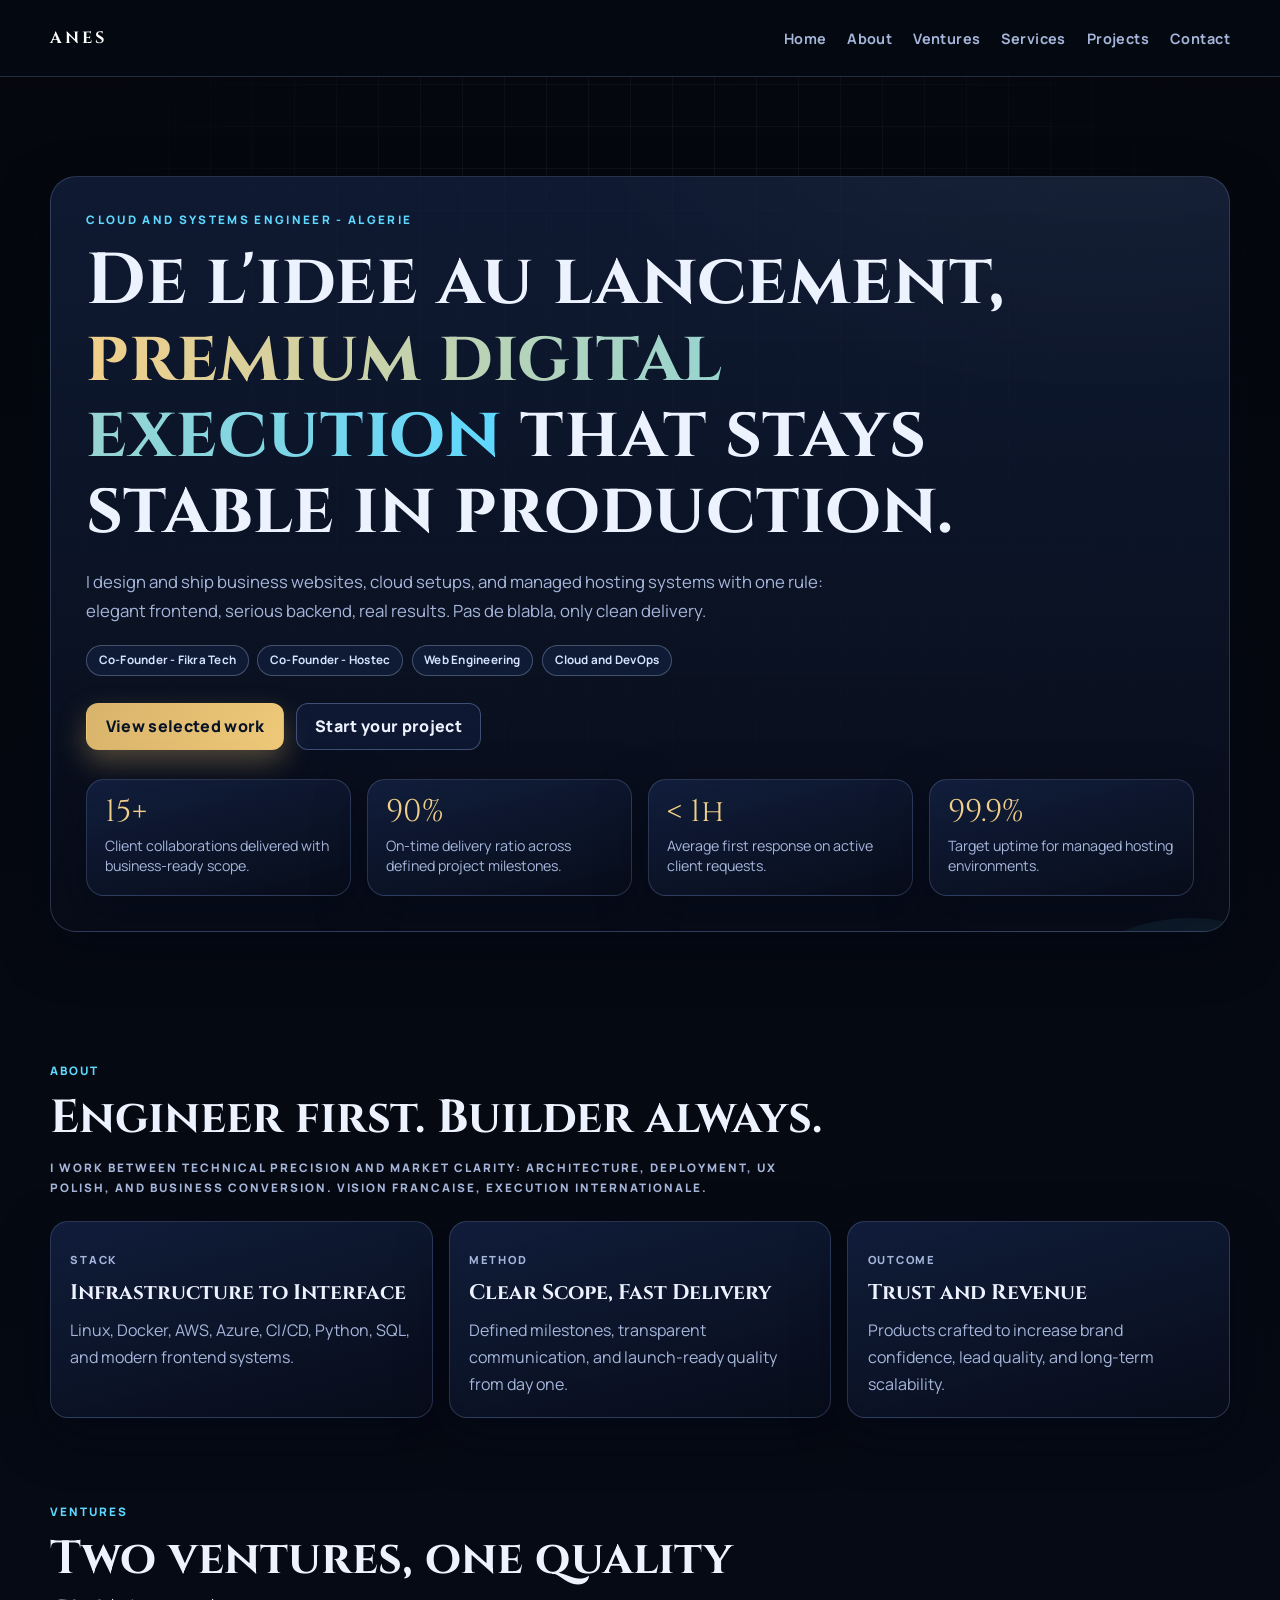
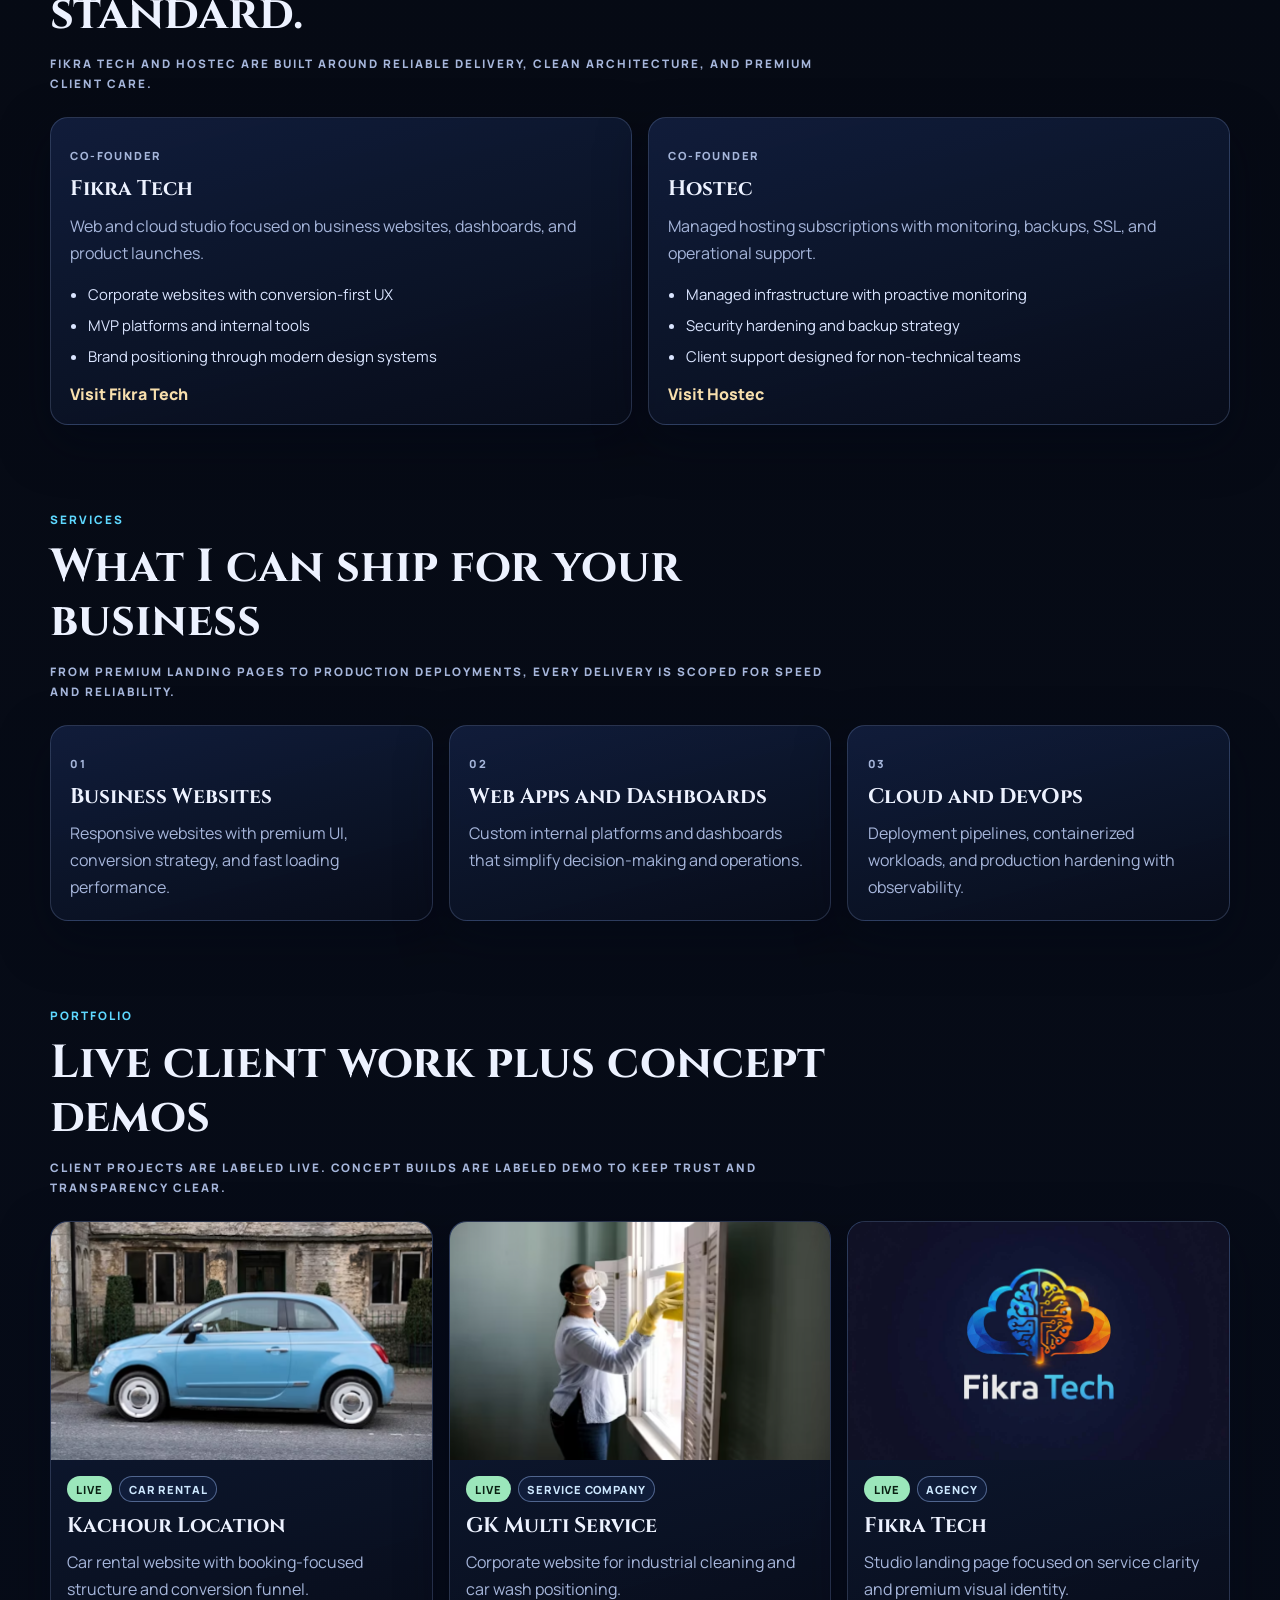
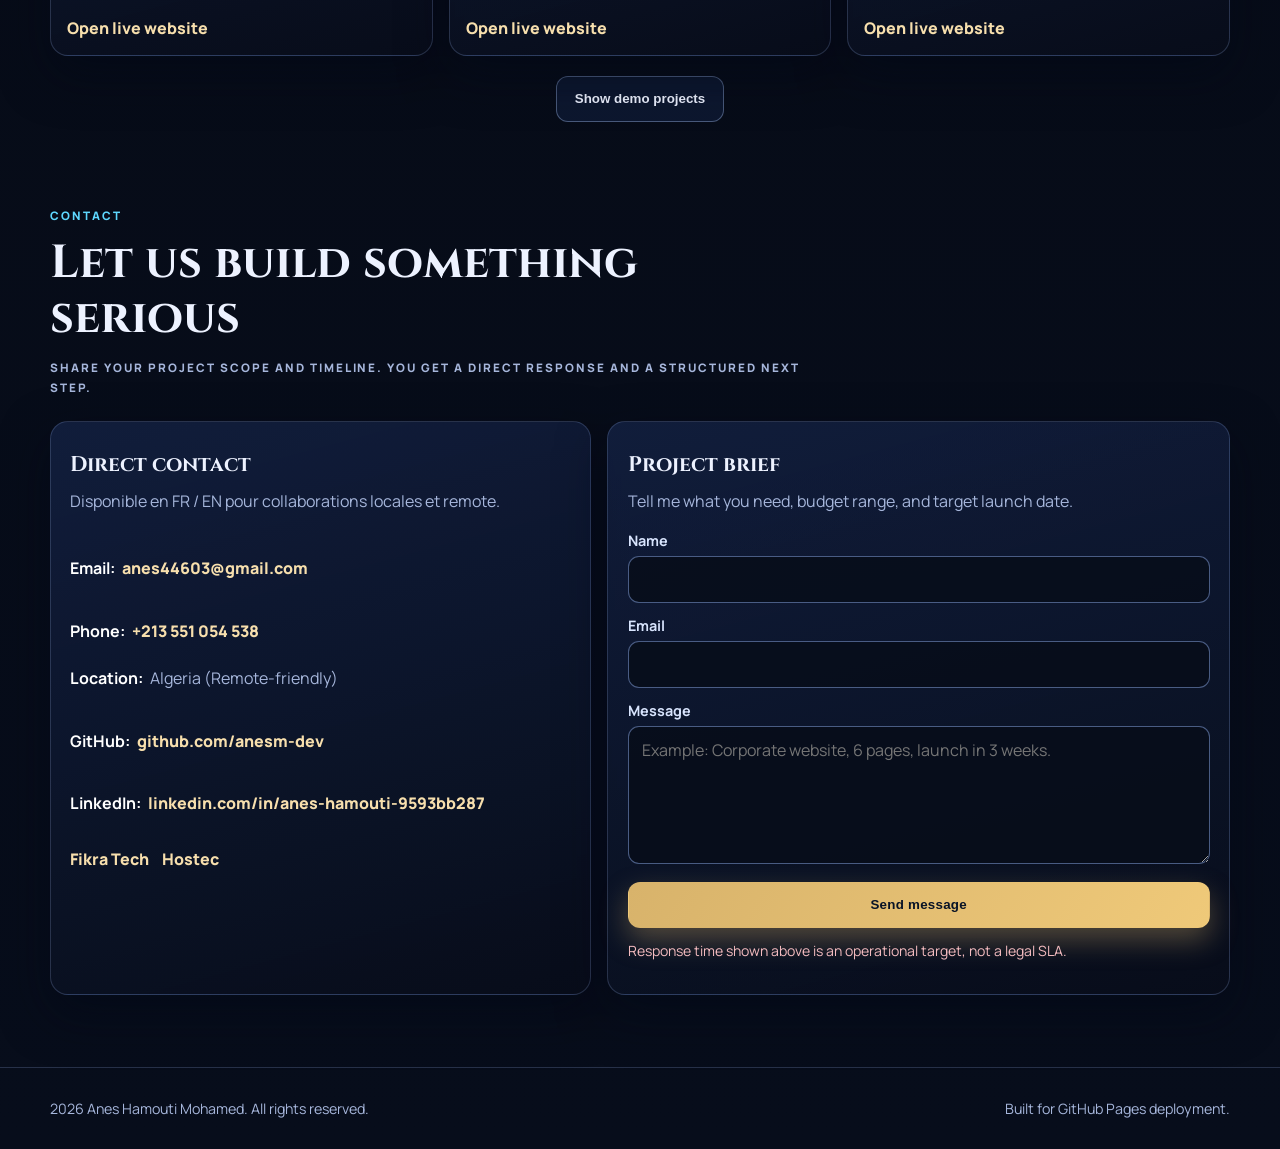
<file: index.html>
<!DOCTYPE html>
<html lang="en">
<head>
  <meta charset="UTF-8" />
  <meta name="viewport" content="width=device-width, initial-scale=1.0" />
  <title>Anes Hamouti Mohamed | Cloud and Systems Engineer</title>

  <meta name="description" content="Anes Hamouti Mohamed - Cloud and Systems Engineer. Premium business websites, cloud deployments, and managed hosting workflows." />
  <meta name="author" content="Anes Hamouti Mohamed" />
  <meta name="theme-color" content="#05070d" />

  <meta property="og:type" content="website" />
  <meta property="og:title" content="Anes Hamouti Mohamed | Cloud and Systems Engineer" />
  <meta property="og:description" content="From idea to launch: cloud systems, web engineering, and managed hosting with premium execution." />
  <meta property="og:image" content="https://anesm-dev.github.io/fikratech.jpg" />
  <meta property="og:url" content="https://anesm-dev.github.io/" />

  <meta name="twitter:card" content="summary_large_image" />
  <meta name="twitter:title" content="Anes Hamouti Mohamed | Cloud and Systems Engineer" />
  <meta name="twitter:description" content="From idea to launch: cloud systems, web engineering, and managed hosting with premium execution." />
  <meta name="twitter:image" content="https://anesm-dev.github.io/fikratech.jpg" />

  <link rel="preconnect" href="https://fonts.googleapis.com" />
  <link rel="preconnect" href="https://fonts.gstatic.com" crossorigin />
  <link href="https://fonts.googleapis.com/css2?family=Cinzel:wght@500;600;700&family=Manrope:wght@400;500;600;700;800&display=swap" rel="stylesheet" />

  <style>
    :root {
      color-scheme: dark;
      --bg: #05070d;
      --bg-soft: #0b1325;
      --surface: #0f1a34;
      --surface-2: #131f3d;
      --text: #edf2ff;
      --muted: #a6b6db;
      --line: rgba(141, 167, 220, 0.24);
      --gold: #d8b36b;
      --gold-strong: #f1cf89;
      --cyan: #5ed8ff;
      --danger: #ff6b6b;
      --radius: 18px;
      --container: min(1180px, calc(100% - 2.2rem));
      --shadow-soft: 0 18px 48px rgba(2, 8, 22, 0.5);
      --shadow-hover: 0 26px 68px rgba(2, 8, 22, 0.64);
    }

    * {
      box-sizing: border-box;
    }

    html {
      scroll-behavior: smooth;
    }

    body {
      margin: 0;
      min-height: 100vh;
      font-family: "Manrope", sans-serif;
      color: var(--text);
      background:
        radial-gradient(1200px 560px at -8% -10%, rgba(94, 216, 255, 0.2), transparent 55%),
        radial-gradient(900px 460px at 112% 114%, rgba(216, 179, 107, 0.2), transparent 58%),
        linear-gradient(180deg, #05070d 0%, #060a14 36%, #070d1b 100%);
      overflow-x: hidden;
    }

    body.nav-locked {
      overflow: hidden;
    }

    a {
      color: inherit;
      text-decoration: none;
    }

    img {
      max-width: 100%;
      display: block;
    }

    .skip-link {
      position: absolute;
      left: -9999px;
      top: 12px;
      z-index: 110;
      background: #ffffff;
      color: #020710;
      border-radius: 9px;
      padding: 0.65rem 0.85rem;
      font-weight: 700;
    }

    .skip-link:focus {
      left: 12px;
    }

    .noise {
      position: fixed;
      inset: 0;
      z-index: -3;
      pointer-events: none;
      opacity: 0.12;
      background-image: radial-gradient(rgba(255, 255, 255, 0.32) 0.7px, transparent 0.7px);
      background-size: 2px 2px;
      mix-blend-mode: soft-light;
    }

    .grid-overlay {
      position: fixed;
      inset: 0;
      z-index: -2;
      pointer-events: none;
      opacity: 0.16;
      background-image:
        linear-gradient(rgba(173, 197, 244, 0.36) 1px, transparent 1px),
        linear-gradient(90deg, rgba(173, 197, 244, 0.36) 1px, transparent 1px);
      background-size: 42px 42px;
      mask-image: radial-gradient(circle at center, black 42%, transparent 86%);
    }

    .site-header {
      position: sticky;
      top: 0;
      z-index: 100;
      border-bottom: 1px solid var(--line);
      background: rgba(6, 10, 19, 0.82);
      backdrop-filter: blur(12px);
    }

    .nav-wrap,
    .section-wrap,
    .footer-wrap {
      width: var(--container);
      margin-inline: auto;
    }

    .nav-wrap {
      min-height: 76px;
      display: flex;
      align-items: center;
      justify-content: space-between;
      gap: 1rem;
    }

    .brand {
      font-family: "Cinzel", serif;
      font-weight: 700;
      letter-spacing: 0.18em;
      color: #ffffff;
      font-size: 1.02rem;
      text-transform: uppercase;
    }

    .desktop-nav {
      display: flex;
      gap: 1.3rem;
    }

    .desktop-nav a,
    .mobile-nav a {
      font-weight: 700;
      font-size: 0.9rem;
      letter-spacing: 0.03em;
      color: var(--muted);
      transition: color 0.2s ease;
    }

    .desktop-nav a:hover,
    .desktop-nav a:focus-visible,
    .mobile-nav a:hover,
    .mobile-nav a:focus-visible {
      color: #ffffff;
    }

    .menu-btn {
      display: none;
      min-width: 44px;
      min-height: 44px;
      border-radius: 12px;
      border: 1px solid var(--line);
      background: rgba(19, 33, 67, 0.72);
      color: var(--text);
      font-weight: 700;
      padding: 0.45rem 0.85rem;
      cursor: pointer;
    }

    .menu-btn:focus-visible,
    .btn:focus-visible,
    .project-toggle:focus-visible,
    .project-link:focus-visible,
    .contact-link:focus-visible,
    .social-link:focus-visible,
    input:focus-visible,
    textarea:focus-visible {
      outline: 3px solid rgba(94, 216, 255, 0.55);
      outline-offset: 2px;
    }

    .mobile-nav {
      display: none;
      width: var(--container);
      margin: 0 auto 0.9rem;
      padding: 0.9rem;
      border-radius: 14px;
      border: 1px solid var(--line);
      background: rgba(5, 10, 20, 0.96);
      flex-direction: column;
      gap: 0.5rem;
    }

    .mobile-nav.is-open {
      display: flex;
    }

    .mobile-nav a {
      padding: 0.62rem 0.4rem;
    }

    .hero {
      padding: 6.2rem 0 3.2rem;
      position: relative;
    }

    .hero-shell {
      width: var(--container);
      margin: 0 auto;
      border: 1px solid var(--line);
      border-radius: 26px;
      background:
        linear-gradient(180deg, rgba(18, 31, 60, 0.8), rgba(8, 13, 25, 0.92)),
        radial-gradient(120% 120% at 90% -18%, rgba(216, 179, 107, 0.26), transparent 40%);
      box-shadow: var(--shadow-soft);
      padding: 2.2rem;
      overflow: hidden;
      position: relative;
    }

    .hero-shell::after {
      content: "";
      position: absolute;
      inset: auto -12% -46% auto;
      width: 360px;
      height: 360px;
      border-radius: 50%;
      background: radial-gradient(circle at center, rgba(94, 216, 255, 0.2), rgba(94, 216, 255, 0));
      pointer-events: none;
    }

    .eyebrow {
      margin: 0;
      text-transform: uppercase;
      letter-spacing: 0.2em;
      font-weight: 800;
      font-size: 0.73rem;
      color: var(--cyan);
    }

    .hero h1,
    h2,
    h3,
    .stat-number {
      font-family: "Cinzel", serif;
    }

    .hero h1 {
      margin: 1rem 0 0;
      font-size: clamp(2.1rem, 6vw, 4.5rem);
      line-height: 1.06;
      max-width: 980px;
      letter-spacing: 0.01em;
    }

    .gradient-text {
      color: transparent;
      background: linear-gradient(90deg, var(--gold-strong), var(--cyan));
      -webkit-background-clip: text;
      background-clip: text;
    }

    .hero-copy {
      max-width: 760px;
      margin: 1.1rem 0 0;
      color: var(--muted);
      font-size: 1.05rem;
      line-height: 1.74;
    }

    .pill-row {
      margin: 1.2rem 0 0;
      display: flex;
      flex-wrap: wrap;
      gap: 0.55rem;
    }

    .pill {
      border: 1px solid rgba(188, 208, 248, 0.3);
      border-radius: 999px;
      padding: 0.4rem 0.72rem;
      font-size: 0.73rem;
      font-weight: 700;
      color: #d5e3ff;
      background: rgba(21, 36, 70, 0.56);
      letter-spacing: 0.02em;
    }

    .hero-actions {
      display: flex;
      flex-wrap: wrap;
      gap: 0.72rem;
      margin-top: 1.7rem;
    }

    .btn {
      display: inline-flex;
      align-items: center;
      justify-content: center;
      min-height: 46px;
      border-radius: 12px;
      border: 1px solid transparent;
      font-weight: 800;
      letter-spacing: 0.02em;
      padding: 0.72rem 1.16rem;
      transition: transform 0.22s ease, border-color 0.22s ease, opacity 0.22s ease;
    }

    .btn:hover {
      transform: translateY(-2px);
    }

    .btn.primary {
      color: #081326;
      background: linear-gradient(120deg, var(--gold), #efc979);
      box-shadow: 0 12px 28px rgba(216, 179, 107, 0.35);
    }

    .btn.ghost {
      border-color: rgba(148, 177, 233, 0.36);
      background: rgba(19, 33, 67, 0.54);
      color: var(--text);
    }

    .section {
      padding: 5rem 0 0.4rem;
    }

    .section-head {
      max-width: 780px;
      margin-bottom: 1.4rem;
    }

    .section-head p {
      margin: 0;
      text-transform: uppercase;
      letter-spacing: 0.17em;
      color: var(--cyan);
      font-size: 0.73rem;
      font-weight: 800;
    }

    .section-head h2 {
      margin: 0.74rem 0 0;
      font-size: clamp(1.7rem, 4vw, 2.9rem);
      line-height: 1.18;
    }

    .section-head .sub {
      margin-top: 0.86rem;
      color: var(--muted);
      line-height: 1.7;
    }

    .stats-grid,
    .card-grid,
    .projects-grid,
    .contact-grid {
      display: grid;
      gap: 1rem;
    }

    .stats-grid {
      margin-top: 1.8rem;
      grid-template-columns: repeat(4, minmax(0, 1fr));
    }

    .stats-card,
    .card,
    .project-card,
    .contact-card,
    .form-card {
      border: 1px solid var(--line);
      border-radius: var(--radius);
      background: linear-gradient(165deg, rgba(19, 33, 67, 0.82), rgba(8, 13, 26, 0.95));
      box-shadow: var(--shadow-soft);
      transition: transform 0.22s ease, border-color 0.22s ease, box-shadow 0.22s ease;
    }

    .stats-card:hover,
    .card:hover,
    .project-card:hover,
    .contact-card:hover,
    .form-card:hover {
      transform: translateY(-4px);
      border-color: rgba(181, 201, 244, 0.42);
      box-shadow: var(--shadow-hover);
    }

    .stats-card {
      padding: 1.1rem;
    }

    .stat-number {
      display: block;
      font-size: 1.95rem;
      color: var(--gold-strong);
      line-height: 1;
    }

    .stat-label {
      display: block;
      margin-top: 0.46rem;
      color: var(--muted);
      font-size: 0.89rem;
      line-height: 1.45;
    }

    .card-grid.cols-3 {
      grid-template-columns: repeat(3, minmax(0, 1fr));
    }

    .card-grid.cols-2 {
      grid-template-columns: repeat(2, minmax(0, 1fr));
    }

    .card,
    .contact-card,
    .form-card {
      padding: 1.2rem;
    }

    .mini-label {
      margin: 0;
      text-transform: uppercase;
      letter-spacing: 0.16em;
      font-size: 0.7rem;
      font-weight: 800;
      color: var(--cyan);
    }

    .card h3,
    .contact-card h3,
    .form-card h3,
    .project-card h3 {
      margin: 0.52rem 0 0;
      font-size: 1.32rem;
    }

    .card p,
    .contact-card p,
    .form-note,
    .project-card p {
      margin: 0.6rem 0 0;
      color: var(--muted);
      line-height: 1.68;
    }

    .ventures-list {
      margin: 0.95rem 0 0;
      padding-left: 1.1rem;
      color: #dae5ff;
      line-height: 1.7;
      font-size: 0.93rem;
    }

    .ventures-list li + li {
      margin-top: 0.35rem;
    }

    .venture-link,
    .project-link,
    .contact-link,
    .social-link {
      display: inline-flex;
      align-items: center;
      gap: 0.35rem;
      margin-top: 0.9rem;
      font-weight: 800;
      color: #f7dfad;
      transition: opacity 0.2s ease;
    }

    .venture-link:hover,
    .project-link:hover,
    .contact-link:hover,
    .social-link:hover {
      opacity: 0.85;
    }

    .projects-grid {
      grid-template-columns: repeat(3, minmax(0, 1fr));
    }

    .project-card {
      overflow: hidden;
    }

    .project-image {
      width: 100%;
      aspect-ratio: 16 / 10;
      object-fit: cover;
    }

    .project-content {
      padding: 1rem;
    }

    .tag-row {
      display: flex;
      flex-wrap: wrap;
      gap: 0.45rem;
    }

    .tag {
      display: inline-flex;
      align-items: center;
      font-size: 0.7rem;
      font-weight: 800;
      letter-spacing: 0.08em;
      text-transform: uppercase;
      border-radius: 999px;
      padding: 0.3rem 0.52rem;
      border: 1px solid transparent;
    }

    .tag.live {
      color: #092012;
      background: #9be7bb;
    }

    .tag.demo {
      color: #262009;
      background: #f3d9a2;
    }

    .tag.stack {
      color: #cde8ff;
      border-color: rgba(157, 191, 248, 0.45);
      background: rgba(21, 38, 75, 0.5);
    }

    .extra-project.is-hidden {
      display: none;
    }

    .projects-action {
      display: flex;
      justify-content: center;
      margin-top: 1.2rem;
    }

    .project-toggle {
      min-height: 46px;
      border-radius: 12px;
      border: 1px solid rgba(171, 198, 246, 0.38);
      background: rgba(19, 33, 67, 0.55);
      color: var(--text);
      font-weight: 800;
      padding: 0.7rem 1.1rem;
      cursor: pointer;
    }

    .contact-grid {
      grid-template-columns: 1fr 1.15fr;
    }

    .contact-list {
      margin-top: 1rem;
      display: grid;
      gap: 0.72rem;
    }

    .contact-item {
      margin: 0;
      color: #d9e5ff;
      line-height: 1.62;
    }

    .contact-item strong {
      color: #ffffff;
      margin-right: 0.25rem;
    }

    .social-row {
      margin-top: 1rem;
      display: flex;
      flex-wrap: wrap;
      gap: 0.8rem;
    }

    .form-card form {
      display: grid;
      gap: 0.8rem;
      margin-top: 1rem;
    }

    label {
      display: block;
      margin-bottom: 0.38rem;
      font-size: 0.9rem;
      font-weight: 700;
      color: #d8e4fd;
    }

    input,
    textarea {
      width: 100%;
      border: 1px solid rgba(129, 160, 220, 0.54);
      border-radius: 11px;
      background: rgba(8, 13, 26, 0.86);
      color: var(--text);
      font: inherit;
      padding: 0.72rem 0.82rem;
    }

    textarea {
      resize: vertical;
      min-height: 138px;
    }

    .danger-note {
      margin-top: 0.85rem;
      font-size: 0.88rem;
      color: #f4bcc0;
    }

    footer {
      margin-top: 4.1rem;
      border-top: 1px solid var(--line);
      padding: 1.05rem 0;
      color: var(--muted);
    }

    .footer-wrap {
      display: flex;
      align-items: center;
      justify-content: space-between;
      gap: 0.8rem;
      font-size: 0.89rem;
    }

    .reveal {
      opacity: 0;
      transform: translateY(20px);
      transition: opacity 0.7s ease, transform 0.7s ease;
    }

    .reveal.show {
      opacity: 1;
      transform: translateY(0);
    }

    @media (max-width: 1080px) {
      .stats-grid,
      .card-grid.cols-3,
      .projects-grid {
        grid-template-columns: repeat(2, minmax(0, 1fr));
      }

      .contact-grid {
        grid-template-columns: 1fr;
      }
    }

    @media (max-width: 860px) {
      .desktop-nav {
        display: none;
      }

      .menu-btn {
        display: inline-flex;
      }

      .hero {
        padding-top: 5rem;
      }

      .hero-shell {
        padding: 1.5rem;
      }

      .card-grid.cols-2,
      .stats-grid,
      .projects-grid,
      .card-grid.cols-3 {
        grid-template-columns: 1fr;
      }

      .footer-wrap {
        flex-direction: column;
        align-items: flex-start;
      }
    }

    @media (prefers-reduced-motion: reduce) {
      html {
        scroll-behavior: auto;
      }

      *,
      *::before,
      *::after {
        animation-duration: 0.01ms !important;
        animation-iteration-count: 1 !important;
        transition-duration: 0.01ms !important;
      }
    }
  </style>
</head>
<body>
  <a class="skip-link" href="#mainContent">Skip to main content</a>
  <div class="noise" aria-hidden="true"></div>
  <div class="grid-overlay" aria-hidden="true"></div>

  <header class="site-header">
    <div class="nav-wrap">
      <a class="brand" href="#home">ANES</a>

      <button id="menuBtn" class="menu-btn" type="button" aria-expanded="false" aria-controls="mobileNav">
        Menu
      </button>

      <nav class="desktop-nav" aria-label="Primary">
        <a href="#home">Home</a>
        <a href="#about">About</a>
        <a href="#ventures">Ventures</a>
        <a href="#services">Services</a>
        <a href="#projects">Projects</a>
        <a href="#contact">Contact</a>
      </nav>
    </div>

    <nav id="mobileNav" class="mobile-nav" aria-label="Mobile">
      <a href="#home">Home</a>
      <a href="#about">About</a>
      <a href="#ventures">Ventures</a>
      <a href="#services">Services</a>
      <a href="#projects">Projects</a>
      <a href="#contact">Contact</a>
    </nav>
  </header>

  <main id="mainContent">
    <section id="home" class="hero">
      <div class="hero-shell reveal">
        <p class="eyebrow">Cloud and Systems Engineer - Algerie</p>
        <h1>
          De l'idee au lancement,
          <span class="gradient-text">premium digital execution</span>
          that stays stable in production.
        </h1>
        <p class="hero-copy">
          I design and ship business websites, cloud setups, and managed hosting systems with one rule:
          elegant frontend, serious backend, real results. Pas de blabla, only clean delivery.
        </p>

        <div class="pill-row" aria-label="Core roles">
          <span class="pill">Co-Founder - Fikra Tech</span>
          <span class="pill">Co-Founder - Hostec</span>
          <span class="pill">Web Engineering</span>
          <span class="pill">Cloud and DevOps</span>
        </div>

        <div class="hero-actions">
          <a href="#projects" class="btn primary">View selected work</a>
          <a href="#contact" class="btn ghost">Start your project</a>
        </div>

        <div class="stats-grid" id="trustStats" aria-label="Performance indicators">
          <article class="stats-card reveal">
            <span class="stat-number" data-count="15" data-suffix="+">15+</span>
            <span class="stat-label">Client collaborations delivered with business-ready scope.</span>
          </article>
          <article class="stats-card reveal">
            <span class="stat-number" data-count="90" data-suffix="%">90%</span>
            <span class="stat-label">On-time delivery ratio across defined project milestones.</span>
          </article>
          <article class="stats-card reveal">
            <span class="stat-number" data-count="1" data-prefix="< " data-suffix="h">&lt; 1h</span>
            <span class="stat-label">Average first response on active client requests.</span>
          </article>
          <article class="stats-card reveal">
            <span class="stat-number" data-count="99.9" data-suffix="%">99.9%</span>
            <span class="stat-label">Target uptime for managed hosting environments.</span>
          </article>
        </div>
      </div>
    </section>

    <section id="about" class="section">
      <div class="section-wrap">
        <div class="section-head reveal">
          <p>About</p>
          <h2>Engineer first. Builder always.</h2>
          <p class="sub">
            I work between technical precision and market clarity: architecture, deployment, UX polish,
            and business conversion. Vision francaise, execution internationale.
          </p>
        </div>

        <div class="card-grid cols-3">
          <article class="card reveal">
            <p class="mini-label">Stack</p>
            <h3>Infrastructure to Interface</h3>
            <p>Linux, Docker, AWS, Azure, CI/CD, Python, SQL, and modern frontend systems.</p>
          </article>

          <article class="card reveal">
            <p class="mini-label">Method</p>
            <h3>Clear Scope, Fast Delivery</h3>
            <p>Defined milestones, transparent communication, and launch-ready quality from day one.</p>
          </article>

          <article class="card reveal">
            <p class="mini-label">Outcome</p>
            <h3>Trust and Revenue</h3>
            <p>Products crafted to increase brand confidence, lead quality, and long-term scalability.</p>
          </article>
        </div>
      </div>
    </section>

    <section id="ventures" class="section">
      <div class="section-wrap">
        <div class="section-head reveal">
          <p>Ventures</p>
          <h2>Two ventures, one quality standard.</h2>
          <p class="sub">Fikra Tech and Hostec are built around reliable delivery, clean architecture, and premium client care.</p>
        </div>

        <div class="card-grid cols-2">
          <article class="card reveal">
            <p class="mini-label">Co-Founder</p>
            <h3>Fikra Tech</h3>
            <p>Web and cloud studio focused on business websites, dashboards, and product launches.</p>
            <ul class="ventures-list">
              <li>Corporate websites with conversion-first UX</li>
              <li>MVP platforms and internal tools</li>
              <li>Brand positioning through modern design systems</li>
            </ul>
            <a href="https://fikratech.com" target="_blank" rel="noopener" class="venture-link">Visit Fikra Tech</a>
          </article>

          <article class="card reveal">
            <p class="mini-label">Co-Founder</p>
            <h3>Hostec</h3>
            <p>Managed hosting subscriptions with monitoring, backups, SSL, and operational support.</p>
            <ul class="ventures-list">
              <li>Managed infrastructure with proactive monitoring</li>
              <li>Security hardening and backup strategy</li>
              <li>Client support designed for non-technical teams</li>
            </ul>
            <a href="https://hostec.com" target="_blank" rel="noopener" class="venture-link">Visit Hostec</a>
          </article>
        </div>
      </div>
    </section>

    <section id="services" class="section">
      <div class="section-wrap">
        <div class="section-head reveal">
          <p>Services</p>
          <h2>What I can ship for your business</h2>
          <p class="sub">From premium landing pages to production deployments, every delivery is scoped for speed and reliability.</p>
        </div>

        <div class="card-grid cols-3">
          <article class="card reveal">
            <p class="mini-label">01</p>
            <h3>Business Websites</h3>
            <p>Responsive websites with premium UI, conversion strategy, and fast loading performance.</p>
          </article>

          <article class="card reveal">
            <p class="mini-label">02</p>
            <h3>Web Apps and Dashboards</h3>
            <p>Custom internal platforms and dashboards that simplify decision-making and operations.</p>
          </article>

          <article class="card reveal">
            <p class="mini-label">03</p>
            <h3>Cloud and DevOps</h3>
            <p>Deployment pipelines, containerized workloads, and production hardening with observability.</p>
          </article>
        </div>
      </div>
    </section>

    <section id="projects" class="section">
      <div class="section-wrap">
        <div class="section-head reveal">
          <p>Portfolio</p>
          <h2>Live client work plus concept demos</h2>
          <p class="sub">Client projects are labeled LIVE. Concept builds are labeled DEMO to keep trust and transparency clear.</p>
        </div>

        <div class="projects-grid" id="projectGrid">
          <article class="project-card reveal">
            <img src="kachourlocation.jpg" alt="Kachour Location website preview" class="project-image" loading="lazy" />
            <div class="project-content">
              <div class="tag-row">
                <span class="tag live">Live</span>
                <span class="tag stack">Car Rental</span>
              </div>
              <h3>Kachour Location</h3>
              <p>Car rental website with booking-focused structure and conversion funnel.</p>
              <a href="https://kachourlocation.com" target="_blank" rel="noopener" class="project-link">Open live website</a>
            </div>
          </article>

          <article class="project-card reveal">
            <img src="gkMultiservice.jpg" alt="GK Multi Service website preview" class="project-image" loading="lazy" />
            <div class="project-content">
              <div class="tag-row">
                <span class="tag live">Live</span>
                <span class="tag stack">Service Company</span>
              </div>
              <h3>GK Multi Service</h3>
              <p>Corporate website for industrial cleaning and car wash positioning.</p>
              <a href="https://gkmultiservice.com" target="_blank" rel="noopener" class="project-link">Open live website</a>
            </div>
          </article>

          <article class="project-card reveal">
            <img src="fikratech.jpg" alt="Fikra Tech website preview" class="project-image" loading="lazy" />
            <div class="project-content">
              <div class="tag-row">
                <span class="tag live">Live</span>
                <span class="tag stack">Agency</span>
              </div>
              <h3>Fikra Tech</h3>
              <p>Studio landing page focused on service clarity and premium visual identity.</p>
              <a href="https://xxanesxx.github.io/" target="_blank" rel="noopener" class="project-link">Open live website</a>
            </div>
          </article>

          <article class="project-card reveal extra-project is-hidden">
            <img src="beach.jpg" alt="St Trop Oran demo preview" class="project-image" loading="lazy" />
            <div class="project-content">
              <div class="tag-row">
                <span class="tag demo">Demo</span>
                <span class="tag stack">Beach Club</span>
              </div>
              <h3>St Trop Oran</h3>
              <p>Multi-page beach club concept with reservation and brand storytelling flow.</p>
              <a href="sttrop-index.html" target="_blank" rel="noopener" class="project-link">Open demo</a>
            </div>
          </article>

          <article class="project-card reveal extra-project is-hidden">
            <img src="hotel.jpg" alt="Palma Sol Hotel demo preview" class="project-image" loading="lazy" />
            <div class="project-content">
              <div class="tag-row">
                <span class="tag demo">Demo</span>
                <span class="tag stack">Hospitality</span>
              </div>
              <h3>Palma Sol Hotel</h3>
              <p>Hotel concept including booking, gallery, and contact funnel.</p>
              <a href="hotel-index.html" target="_blank" rel="noopener" class="project-link">Open demo</a>
            </div>
          </article>

          <article class="project-card reveal extra-project is-hidden">
            <img src="restaurant.jpg" alt="La Maison Restaurant demo preview" class="project-image" loading="lazy" />
            <div class="project-content">
              <div class="tag-row">
                <span class="tag demo">Demo</span>
                <span class="tag stack">Restaurant</span>
              </div>
              <h3>La Maison Restaurant</h3>
              <p>Luxury restaurant concept featuring menu storytelling and reservation UX.</p>
              <a href="restaurant-demo-index.html" target="_blank" rel="noopener" class="project-link">Open demo</a>
            </div>
          </article>

          <article class="project-card reveal extra-project is-hidden">
            <img src="caffeteria.jpg" alt="Cafeteria Experience demo preview" class="project-image" loading="lazy" />
            <div class="project-content">
              <div class="tag-row">
                <span class="tag demo">Demo</span>
                <span class="tag stack">Cafe</span>
              </div>
              <h3>Cafeteria Experience</h3>
              <p>Modern cafe concept with curated sections for menu, testimonials, and ambience.</p>
              <a href="cafeteria-index.html" target="_blank" rel="noopener" class="project-link">Open demo</a>
            </div>
          </article>

          <article class="project-card reveal extra-project is-hidden">
            <img src="renting_car.jpg" alt="LuxDrive Rental demo preview" class="project-image" loading="lazy" />
            <div class="project-content">
              <div class="tag-row">
                <span class="tag demo">Demo</span>
                <span class="tag stack">Mobility</span>
              </div>
              <h3>LuxDrive Rental</h3>
              <p>Premium car rental concept with pricing-focused and booking-centric layout.</p>
              <a href="rentcar-index.html" target="_blank" rel="noopener" class="project-link">Open demo</a>
            </div>
          </article>
        </div>

        <div class="projects-action">
          <button id="toggleProjects" class="project-toggle" type="button" aria-expanded="false">Show demo projects</button>
        </div>
      </div>
    </section>

    <section id="contact" class="section">
      <div class="section-wrap">
        <div class="section-head reveal">
          <p>Contact</p>
          <h2>Let us build something serious</h2>
          <p class="sub">Share your project scope and timeline. You get a direct response and a structured next step.</p>
        </div>

        <div class="contact-grid">
          <article class="contact-card reveal">
            <h3>Direct contact</h3>
            <p>Disponible en FR / EN pour collaborations locales et remote.</p>

            <div class="contact-list">
              <p class="contact-item"><strong>Email:</strong> <a class="contact-link" href="mailto:anes44603@gmail.com">anes44603@gmail.com</a></p>
              <p class="contact-item"><strong>Phone:</strong> <a class="contact-link" href="tel:+213551054538">+213 551 054 538</a></p>
              <p class="contact-item"><strong>Location:</strong> Algeria (Remote-friendly)</p>
              <p class="contact-item"><strong>GitHub:</strong> <a class="contact-link" href="https://github.com/anesm-dev" target="_blank" rel="noopener">github.com/anesm-dev</a></p>
              <p class="contact-item"><strong>LinkedIn:</strong> <a class="contact-link" href="https://www.linkedin.com/in/anes-hamouti-9593bb287/" target="_blank" rel="noopener">linkedin.com/in/anes-hamouti-9593bb287</a></p>
            </div>

            <div class="social-row">
              <a class="social-link" href="https://fikratech.com" target="_blank" rel="noopener">Fikra Tech</a>
              <a class="social-link" href="https://hostec.com" target="_blank" rel="noopener">Hostec</a>
            </div>
          </article>

          <article class="form-card reveal">
            <h3>Project brief</h3>
            <p class="form-note">Tell me what you need, budget range, and target launch date.</p>

            <form action="https://formspree.io/f/xnjjrdwj" method="POST">
              <div>
                <label for="name">Name</label>
                <input id="name" name="name" type="text" required autocomplete="name" />
              </div>

              <div>
                <label for="email">Email</label>
                <input id="email" name="email" type="email" required autocomplete="email" />
              </div>

              <div>
                <label for="message">Message</label>
                <textarea id="message" name="message" required placeholder="Example: Corporate website, 6 pages, launch in 3 weeks."></textarea>
              </div>

              <button type="submit" class="btn primary">Send message</button>
            </form>
            <p class="danger-note">Response time shown above is an operational target, not a legal SLA.</p>
          </article>
        </div>
      </div>
    </section>
  </main>

  <footer>
    <div class="footer-wrap">
      <p><span id="year"></span> Anes Hamouti Mohamed. All rights reserved.</p>
      <p>Built for GitHub Pages deployment.</p>
    </div>
  </footer>

  <script>
    (function () {
      const menuBtn = document.getElementById("menuBtn");
      const mobileNav = document.getElementById("mobileNav");
      const toggleProjectsBtn = document.getElementById("toggleProjects");
      const extraProjects = document.querySelectorAll(".extra-project");
      const yearNode = document.getElementById("year");
      const reduceMotion = window.matchMedia("(prefers-reduced-motion: reduce)").matches;

      if (yearNode) {
        yearNode.textContent = String(new Date().getFullYear());
      }

      function closeMenu() {
        if (!mobileNav || !menuBtn) return;
        mobileNav.classList.remove("is-open");
        menuBtn.setAttribute("aria-expanded", "false");
        document.body.classList.remove("nav-locked");
      }

      if (menuBtn && mobileNav) {
        menuBtn.addEventListener("click", function () {
          const open = mobileNav.classList.toggle("is-open");
          menuBtn.setAttribute("aria-expanded", String(open));
          document.body.classList.toggle("nav-locked", open);
        });

        mobileNav.querySelectorAll("a").forEach(function (link) {
          link.addEventListener("click", closeMenu);
        });

        document.addEventListener("keydown", function (event) {
          if (event.key === "Escape") {
            closeMenu();
          }
        });

        document.addEventListener("click", function (event) {
          if (!mobileNav.classList.contains("is-open")) return;
          if (event.target === menuBtn || menuBtn.contains(event.target)) return;
          if (mobileNav.contains(event.target)) return;
          closeMenu();
        });

        window.addEventListener("resize", function () {
          if (window.innerWidth > 860) {
            closeMenu();
          }
        });
      }

      if (toggleProjectsBtn) {
        toggleProjectsBtn.addEventListener("click", function () {
          const expanded = toggleProjectsBtn.getAttribute("aria-expanded") === "true";
          const nextState = !expanded;

          extraProjects.forEach(function (card) {
            card.classList.toggle("is-hidden", !nextState);
          });

          toggleProjectsBtn.setAttribute("aria-expanded", String(nextState));
          toggleProjectsBtn.textContent = nextState ? "Hide demo projects" : "Show demo projects";
        });
      }

      const revealNodes = document.querySelectorAll(".reveal");
      if (reduceMotion) {
        revealNodes.forEach(function (node) {
          node.classList.add("show");
        });
      } else {
        const revealObserver = new IntersectionObserver(
          function (entries, observer) {
            entries.forEach(function (entry) {
              if (!entry.isIntersecting) return;
              entry.target.classList.add("show");
              observer.unobserve(entry.target);
            });
          },
          { threshold: 0.14 }
        );

        revealNodes.forEach(function (node) {
          revealObserver.observe(node);
        });
      }

      const statNodes = document.querySelectorAll(".stat-number[data-count]");
      function animateStat(node) {
        const goal = Number(node.dataset.count);
        if (!Number.isFinite(goal)) return;

        const hasDecimal = !Number.isInteger(goal);
        const prefix = node.dataset.prefix || "";
        const suffix = node.dataset.suffix || "";
        const duration = 820;
        const stepMs = 28;
        const steps = Math.max(1, Math.round(duration / stepMs));
        let step = 0;

        const timer = setInterval(function () {
          step += 1;
          const progress = Math.min(1, step / steps);
          const current = goal * progress;
          const safeCurrent = hasDecimal ? current.toFixed(1) : String(Math.round(current));
          node.textContent = prefix + safeCurrent + suffix;

          if (progress >= 1) {
            clearInterval(timer);
            node.textContent = prefix + String(goal) + suffix;
          }
        }, stepMs);
      }

      if (reduceMotion) {
        statNodes.forEach(function (node) {
          const prefix = node.dataset.prefix || "";
          const suffix = node.dataset.suffix || "";
          node.textContent = prefix + String(node.dataset.count || "") + suffix;
        });
      } else {
        const statObserver = new IntersectionObserver(
          function (entries, observer) {
            entries.forEach(function (entry) {
              if (!entry.isIntersecting) return;
              const node = entry.target;
              if (node.dataset.animated === "true") return;
              node.dataset.animated = "true";
              animateStat(node);
              observer.unobserve(node);
            });
          },
          { threshold: 0.4 }
        );

        statNodes.forEach(function (node) {
          statObserver.observe(node);
        });
      }
    })();
  </script>
</body>
</html>
</file>
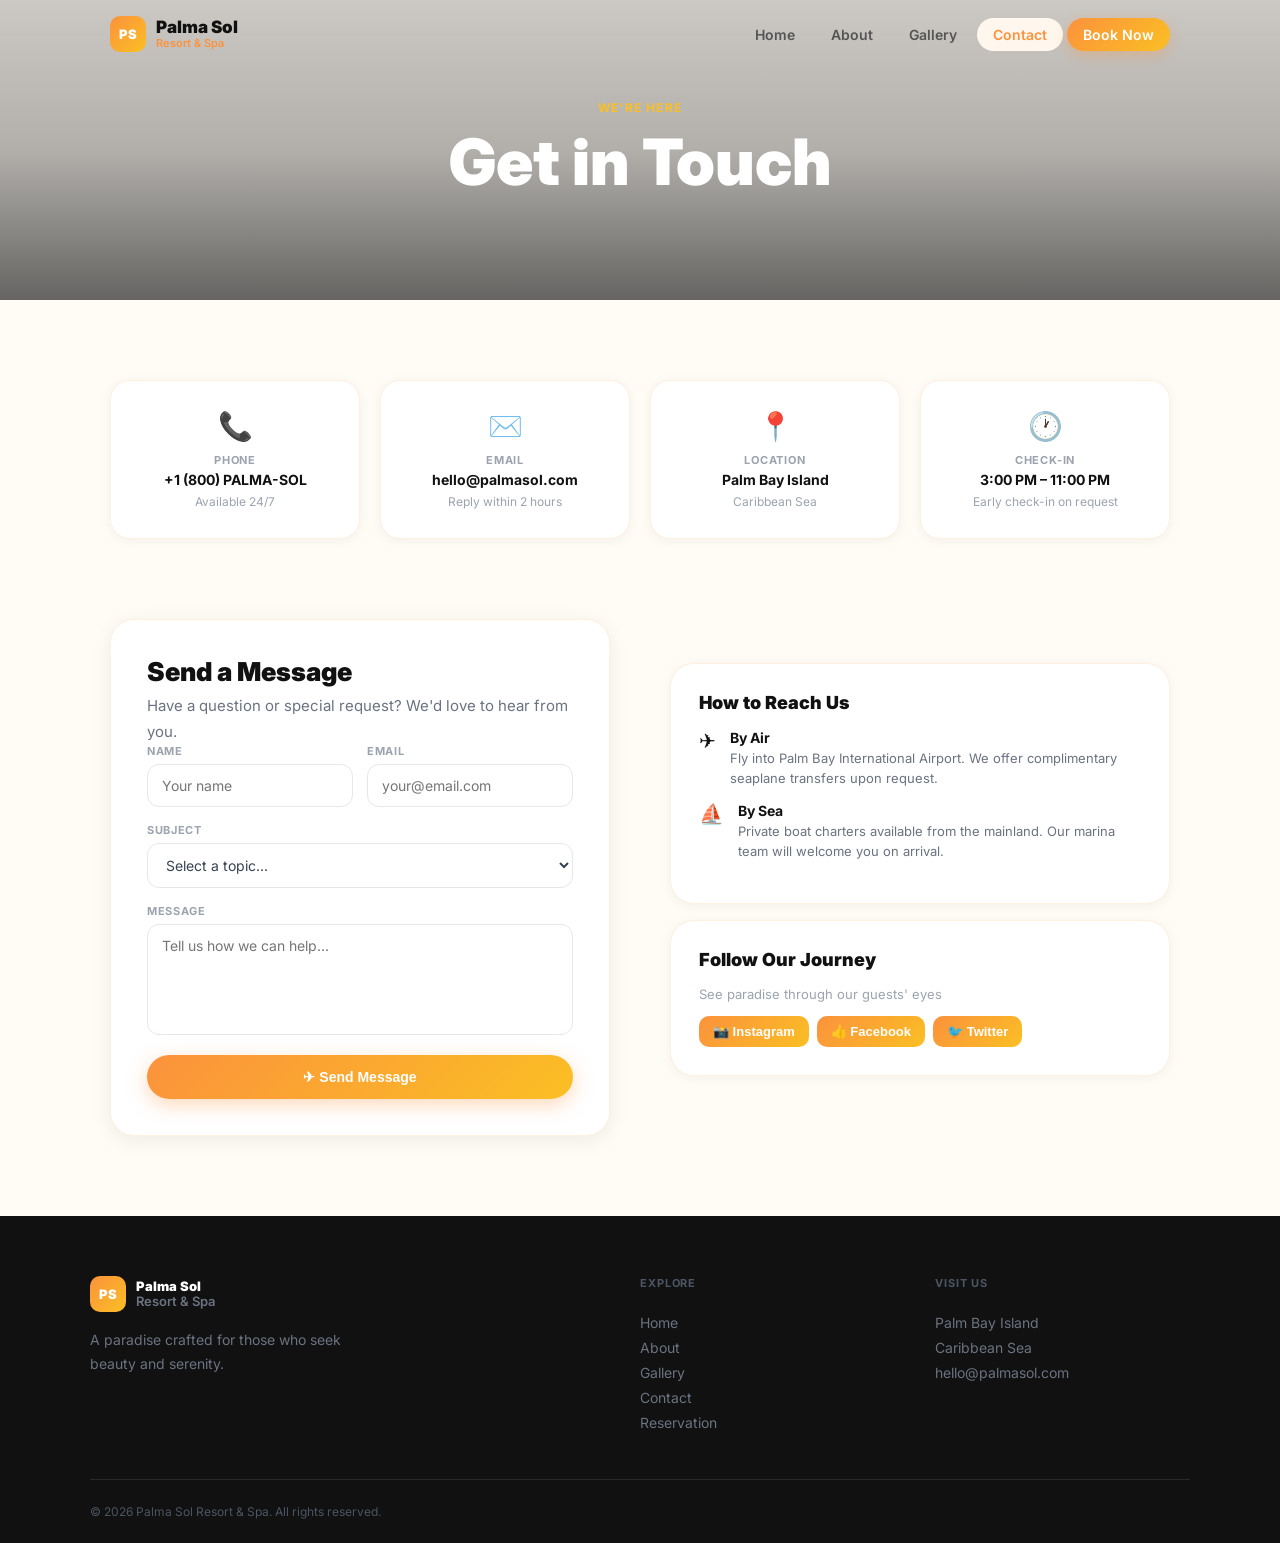
<file: hotel-contact.html>
<!DOCTYPE html>
<html lang="en">
<head>
  <meta charset="UTF-8"/>
  <meta name="viewport" content="width=device-width, initial-scale=1.0"/>
  <title>Contact – Palma Sol</title>
  <link rel="stylesheet" href="hotel-style.css"/>
  <link href="https://fonts.googleapis.com/css2?family=Inter:wght@300;400;600;700;900&display=swap" rel="stylesheet"/>
</head>
<body>

<nav class="navbar scrolled" id="navbar">
  <div class="nav-inner">
    <a href="hotel-index.html" class="logo"><div class="logo-icon">PS</div><div><span class="logo-name">Palma Sol</span><span class="logo-sub">Resort & Spa</span></div></a>
    <div class="nav-links">
      <a href="hotel-index.html">Home</a><a href="hotel-about.html">About</a><a href="hotel-gallery.html">Gallery</a><a href="hotel-contact.html" class="active">Contact</a>
      <a href="hotel-reservation.html" class="btn-nav">Book Now</a>
    </div>
    <button class="hamburger" id="hamburger">&#9776;</button>
  </div>
  <div class="mobile-menu" id="mobileMenu">
    <a href="hotel-index.html">Home</a><a href="hotel-about.html">About</a><a href="hotel-gallery.html">Gallery</a><a href="hotel-contact.html">Contact</a><a href="hotel-reservation.html">Book Now</a>
  </div>
</nav>

<div class="page-hero" style="background-image:url('https://images.unsplash.com/photo-1499793983690-e29da59ef1c2?w=1400&q=80')">
  <div class="hero-overlay"></div>
  <div class="page-hero-content">
    <div class="section-label gold">We're Here</div>
    <h1 class="white">Get in Touch</h1>
  </div>
</div>

<section class="section">
  <div class="cards-4">
    <div class="info-card"><div class="info-icon">📞</div><p class="info-label">Phone</p><strong>+1 (800) PALMA-SOL</strong><span>Available 24/7</span></div>
    <div class="info-card"><div class="info-icon">✉️</div><p class="info-label">Email</p><strong>hello@palmasol.com</strong><span>Reply within 2 hours</span></div>
    <div class="info-card"><div class="info-icon">📍</div><p class="info-label">Location</p><strong>Palm Bay Island</strong><span>Caribbean Sea</span></div>
    <div class="info-card"><div class="info-icon">🕐</div><p class="info-label">Check-in</p><strong>3:00 PM – 11:00 PM</strong><span>Early check-in on request</span></div>
  </div>
</section>

<section class="section" style="padding-top:0">
  <div class="two-col">
    <div class="contact-form-wrap">
      <h2>Send a Message</h2>
      <p class="text-muted">Have a question or special request? We'd love to hear from you.</p>
      <form id="contactForm" onsubmit="submitContact(event)">
        <div class="form-row">
          <div class="form-group"><label>Name</label><input type="text" placeholder="Your name" required/></div>
          <div class="form-group"><label>Email</label><input type="email" placeholder="your@email.com" required/></div>
        </div>
        <div class="form-group">
          <label>Subject</label>
          <select><option value="">Select a topic...</option><option>Room Inquiry</option><option>Reservation Support</option><option>Special Events</option><option>Spa & Wellness</option><option>General Question</option></select>
        </div>
        <div class="form-group"><label>Message</label><textarea rows="5" placeholder="Tell us how we can help..." required></textarea></div>
        <button type="submit" class="btn-primary full-width">✈ Send Message</button>
      </form>
      <div class="success-msg" id="successMsg" style="display:none">
        <div class="success-icon">✓</div>
        <h3>Message Sent!</h3>
        <p>We'll get back to you within 2 hours.</p>
      </div>
    </div>
    <div>
      <div class="reach-card">
        <h3>How to Reach Us</h3>
        <div class="reach-item"><span>✈</span><div><strong>By Air</strong><p>Fly into Palm Bay International Airport. We offer complimentary seaplane transfers upon request.</p></div></div>
        <div class="reach-item"><span>⛵</span><div><strong>By Sea</strong><p>Private boat charters available from the mainland. Our marina team will welcome you on arrival.</p></div></div>
      </div>
      <div class="social-card">
        <h3>Follow Our Journey</h3>
        <p>See paradise through our guests' eyes</p>
        <div class="social-btns">
          <button>📸 Instagram</button>
          <button>👍 Facebook</button>
          <button>🐦 Twitter</button>
        </div>
      </div>
    </div>
  </div>
</section>

<footer class="footer">
  <div class="footer-inner">
    <div class="footer-brand"><div class="logo"><div class="logo-icon">PS</div><div><span class="logo-name">Palma Sol</span><span class="logo-sub">Resort & Spa</span></div></div><p>A paradise crafted for those who seek beauty and serenity.</p></div>
    <div class="footer-col"><p class="footer-heading">Explore</p><a href="hotel-index.html">Home</a><a href="hotel-about.html">About</a><a href="hotel-gallery.html">Gallery</a><a href="hotel-contact.html">Contact</a><a href="hotel-reservation.html">Reservation</a></div>
    <div class="footer-col"><p class="footer-heading">Visit Us</p><span>Palm Bay Island</span><span>Caribbean Sea</span><span>hello@palmasol.com</span></div>
  </div>
  <div class="footer-bottom"><p>© 2026 Palma Sol Resort & Spa. All rights reserved.</p></div>
</footer>
<script src="hotel-main.js"></script>
</body>
</html>
</file>
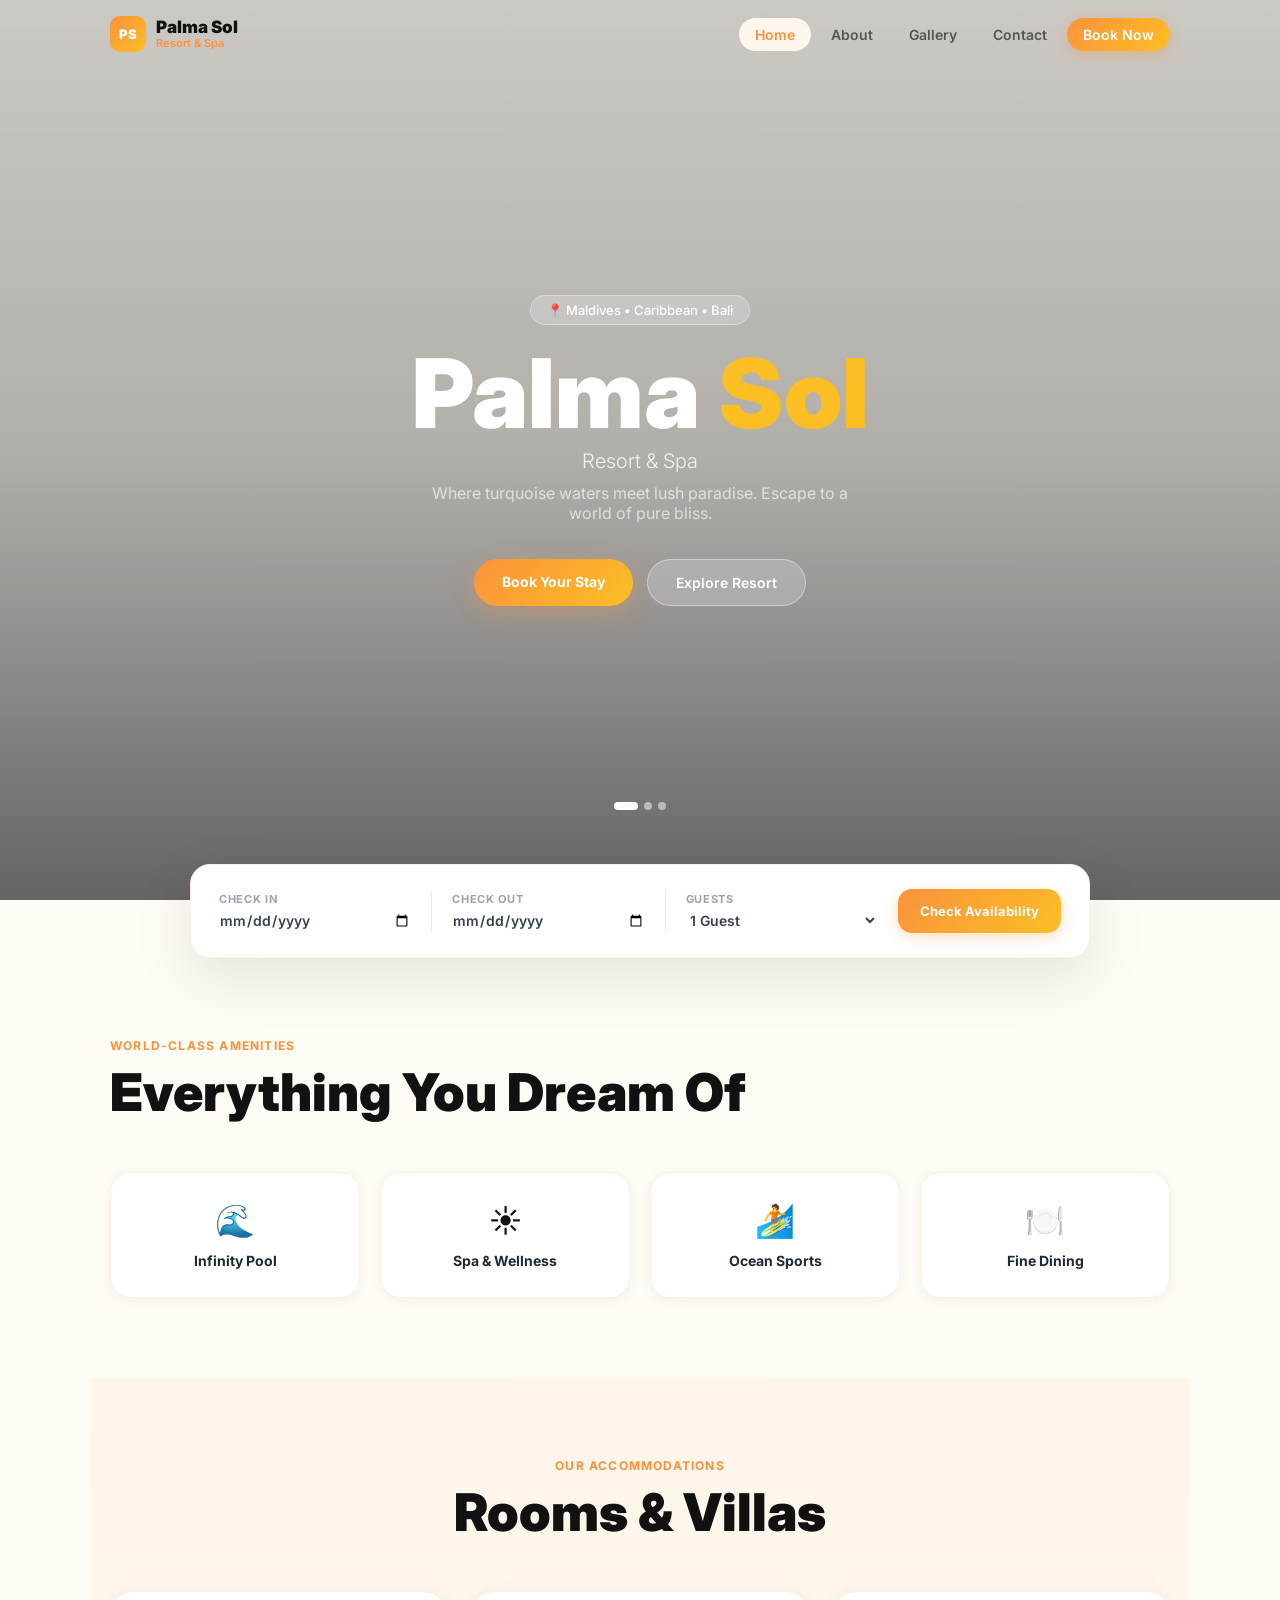
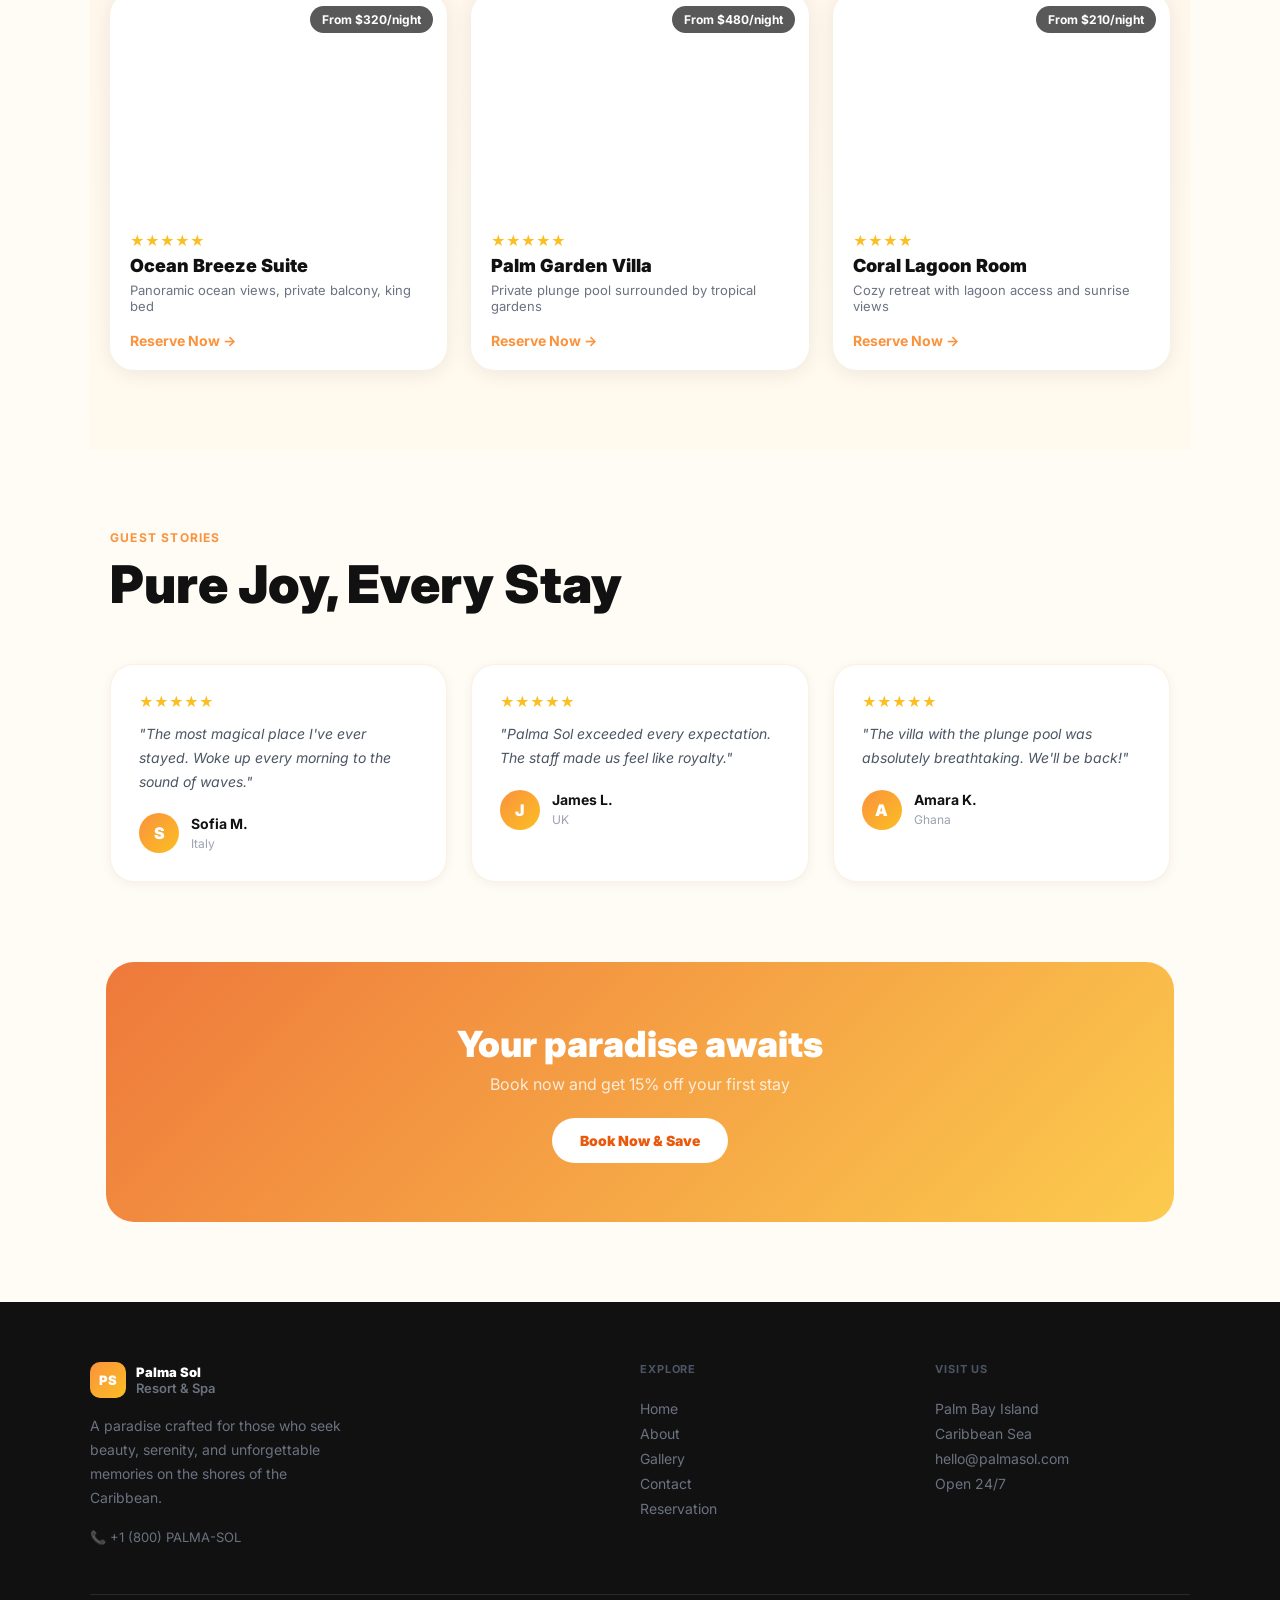
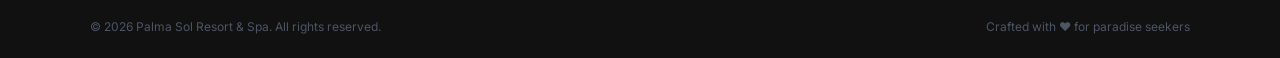
<file: hotel-index.html>
<!DOCTYPE html>
<html lang="en">
<head>
  <meta charset="UTF-8" />
  <meta name="viewport" content="width=device-width, initial-scale=1.0"/>
  <title>Palma Sol Resort & Spa</title>
  <link rel="stylesheet" href="hotel-style.css"/>
  <link href="https://fonts.googleapis.com/css2?family=Inter:wght@300;400;600;700;900&display=swap" rel="stylesheet"/>
</head>
<body>

<!-- NAVBAR -->
<nav class="navbar" id="navbar">
  <div class="nav-inner">
    <a href="hotel-index.html" class="logo">
      <div class="logo-icon">PS</div>
      <div>
        <span class="logo-name">Palma Sol</span>
        <span class="logo-sub">Resort & Spa</span>
      </div>
    </a>
    <div class="nav-links">
      <a href="hotel-index.html" class="active">Home</a>
      <a href="hotel-about.html">About</a>
      <a href="hotel-gallery.html">Gallery</a>
      <a href="hotel-contact.html">Contact</a>
      <a href="hotel-reservation.html" class="btn-nav">Book Now</a>
    </div>
    <button class="hamburger" id="hamburger">&#9776;</button>
  </div>
  <div class="mobile-menu" id="mobileMenu">
    <a href="hotel-index.html">Home</a>
    <a href="hotel-about.html">About</a>
    <a href="hotel-gallery.html">Gallery</a>
    <a href="hotel-contact.html">Contact</a>
    <a href="hotel-reservation.html">Book Now</a>
  </div>
</nav>

<!-- HERO -->
<section class="hero" id="hero">
  <div class="hero-slides">
    <div class="slide active" style="background-image:url('https://images.unsplash.com/photo-1571896349842-33c89424de2d?w=1600&q=80')"></div>
    <div class="slide" style="background-image:url('https://images.unsplash.com/photo-1520250497591-112f2f40a3f4?w=1600&q=80')"></div>
    <div class="slide" style="background-image:url('https://images.unsplash.com/photo-1566073771259-6a8506099945?w=1600&q=80')"></div>
  </div>
  <div class="hero-overlay"></div>
  <div class="hero-content">
    <div class="hero-badge">📍 Maldives • Caribbean • Bali</div>
    <h1><span class="white">Palma</span> <span class="gold">Sol</span></h1>
    <p class="hero-sub">Resort & Spa</p>
    <p class="hero-desc">Where turquoise waters meet lush paradise. Escape to a world of pure bliss.</p>
    <div class="hero-btns">
      <a href="hotel-reservation.html" class="btn-primary">Book Your Stay</a>
      <a href="hotel-about.html" class="btn-outline">Explore Resort</a>
    </div>
  </div>
  <div class="slide-dots" id="dots">
    <span class="dot active" onclick="goSlide(0)"></span>
    <span class="dot" onclick="goSlide(1)"></span>
    <span class="dot" onclick="goSlide(2)"></span>
  </div>
</section>

<!-- QUICK BOOKING -->
<section class="booking-bar-section">
  <div class="booking-bar">
    <div class="booking-field">
      <label>Check In</label>
      <input type="date"/>
    </div>
    <div class="divider"></div>
    <div class="booking-field">
      <label>Check Out</label>
      <input type="date"/>
    </div>
    <div class="divider"></div>
    <div class="booking-field">
      <label>Guests</label>
      <select>
        <option>1 Guest</option>
        <option>2 Guests</option>
        <option>3 Guests</option>
        <option>4+ Guests</option>
      </select>
    </div>
    <a href="hotel-reservation.html" class="btn-check">Check Availability</a>
  </div>
</section>

<!-- AMENITIES -->
<section class="section amenities">
  <div class="section-label">World-Class Amenities</div>
  <h2>Everything You Dream Of</h2>
  <div class="cards-4">
    <div class="amenity-card">
      <div class="amenity-icon">🌊</div>
      <p>Infinity Pool</p>
    </div>
    <div class="amenity-card">
      <div class="amenity-icon">☀️</div>
      <p>Spa & Wellness</p>
    </div>
    <div class="amenity-card">
      <div class="amenity-icon">🏄</div>
      <p>Ocean Sports</p>
    </div>
    <div class="amenity-card">
      <div class="amenity-icon">🍽️</div>
      <p>Fine Dining</p>
    </div>
  </div>
</section>

<!-- ROOMS -->
<section class="section rooms-section">
  <div class="section-label">Our Accommodations</div>
  <h2>Rooms & Villas</h2>
  <div class="cards-3">
    <div class="room-card">
      <div class="room-img" style="background-image:url('https://images.unsplash.com/photo-1582719478250-c89cae4dc85b?w=800&q=80')">
        <div class="room-price">From $320/night</div>
      </div>
      <div class="room-body">
        <div class="stars">★★★★★</div>
        <h3>Ocean Breeze Suite</h3>
        <p>Panoramic ocean views, private balcony, king bed</p>
        <a href="hotel-reservation.html" class="link-arrow">Reserve Now →</a>
      </div>
    </div>
    <div class="room-card">
      <div class="room-img" style="background-image:url('https://images.unsplash.com/photo-1602002418082-a4443e081dd1?w=800&q=80')">
        <div class="room-price">From $480/night</div>
      </div>
      <div class="room-body">
        <div class="stars">★★★★★</div>
        <h3>Palm Garden Villa</h3>
        <p>Private plunge pool surrounded by tropical gardens</p>
        <a href="hotel-reservation.html" class="link-arrow">Reserve Now →</a>
      </div>
    </div>
    <div class="room-card">
      <div class="room-img" style="background-image:url('https://images.unsplash.com/photo-1631049307264-da0ec9d70304?w=800&q=80')">
        <div class="room-price">From $210/night</div>
      </div>
      <div class="room-body">
        <div class="stars">★★★★</div>
        <h3>Coral Lagoon Room</h3>
        <p>Cozy retreat with lagoon access and sunrise views</p>
        <a href="hotel-reservation.html" class="link-arrow">Reserve Now →</a>
      </div>
    </div>
  </div>
</section>

<!-- TESTIMONIALS -->
<section class="section testimonials">
  <div class="section-label">Guest Stories</div>
  <h2>Pure Joy, Every Stay</h2>
  <div class="cards-3">
    <div class="testi-card">
      <div class="stars">★★★★★</div>
      <p class="testi-text">"The most magical place I've ever stayed. Woke up every morning to the sound of waves."</p>
      <div class="testi-author">
        <div class="testi-avatar">S</div>
        <div><strong>Sofia M.</strong><span>Italy</span></div>
      </div>
    </div>
    <div class="testi-card">
      <div class="stars">★★★★★</div>
      <p class="testi-text">"Palma Sol exceeded every expectation. The staff made us feel like royalty."</p>
      <div class="testi-author">
        <div class="testi-avatar">J</div>
        <div><strong>James L.</strong><span>UK</span></div>
      </div>
    </div>
    <div class="testi-card">
      <div class="stars">★★★★★</div>
      <p class="testi-text">"The villa with the plunge pool was absolutely breathtaking. We'll be back!"</p>
      <div class="testi-author">
        <div class="testi-avatar">A</div>
        <div><strong>Amara K.</strong><span>Ghana</span></div>
      </div>
    </div>
  </div>
</section>

<!-- CTA -->
<section class="cta-section">
  <div class="cta-banner">
    <div class="cta-overlay"></div>
    <div class="cta-content">
      <h3>Your paradise awaits</h3>
      <p>Book now and get 15% off your first stay</p>
      <a href="hotel-reservation.html" class="btn-white">Book Now & Save</a>
    </div>
  </div>
</section>

<!-- FOOTER -->
<footer class="footer">
  <div class="footer-inner">
    <div class="footer-brand">
      <div class="logo"><div class="logo-icon">PS</div><div><span class="logo-name">Palma Sol</span><span class="logo-sub">Resort & Spa</span></div></div>
      <p>A paradise crafted for those who seek beauty, serenity, and unforgettable memories on the shores of the Caribbean.</p>
      <span>📞 +1 (800) PALMA-SOL</span>
    </div>
    <div class="footer-col">
      <p class="footer-heading">Explore</p>
      <a href="hotel-index.html">Home</a>
      <a href="hotel-about.html">About</a>
      <a href="hotel-gallery.html">Gallery</a>
      <a href="hotel-contact.html">Contact</a>
      <a href="hotel-reservation.html">Reservation</a>
    </div>
    <div class="footer-col">
      <p class="footer-heading">Visit Us</p>
      <span>Palm Bay Island</span>
      <span>Caribbean Sea</span>
      <span>hello@palmasol.com</span>
      <span>Open 24/7</span>
    </div>
  </div>
  <div class="footer-bottom">
    <p>© 2026 Palma Sol Resort & Spa. All rights reserved.</p>
    <p>Crafted with ♥ for paradise seekers</p>
  </div>
</footer>

<script src="hotel-main.js"></script>
</body>
</html>
</file>
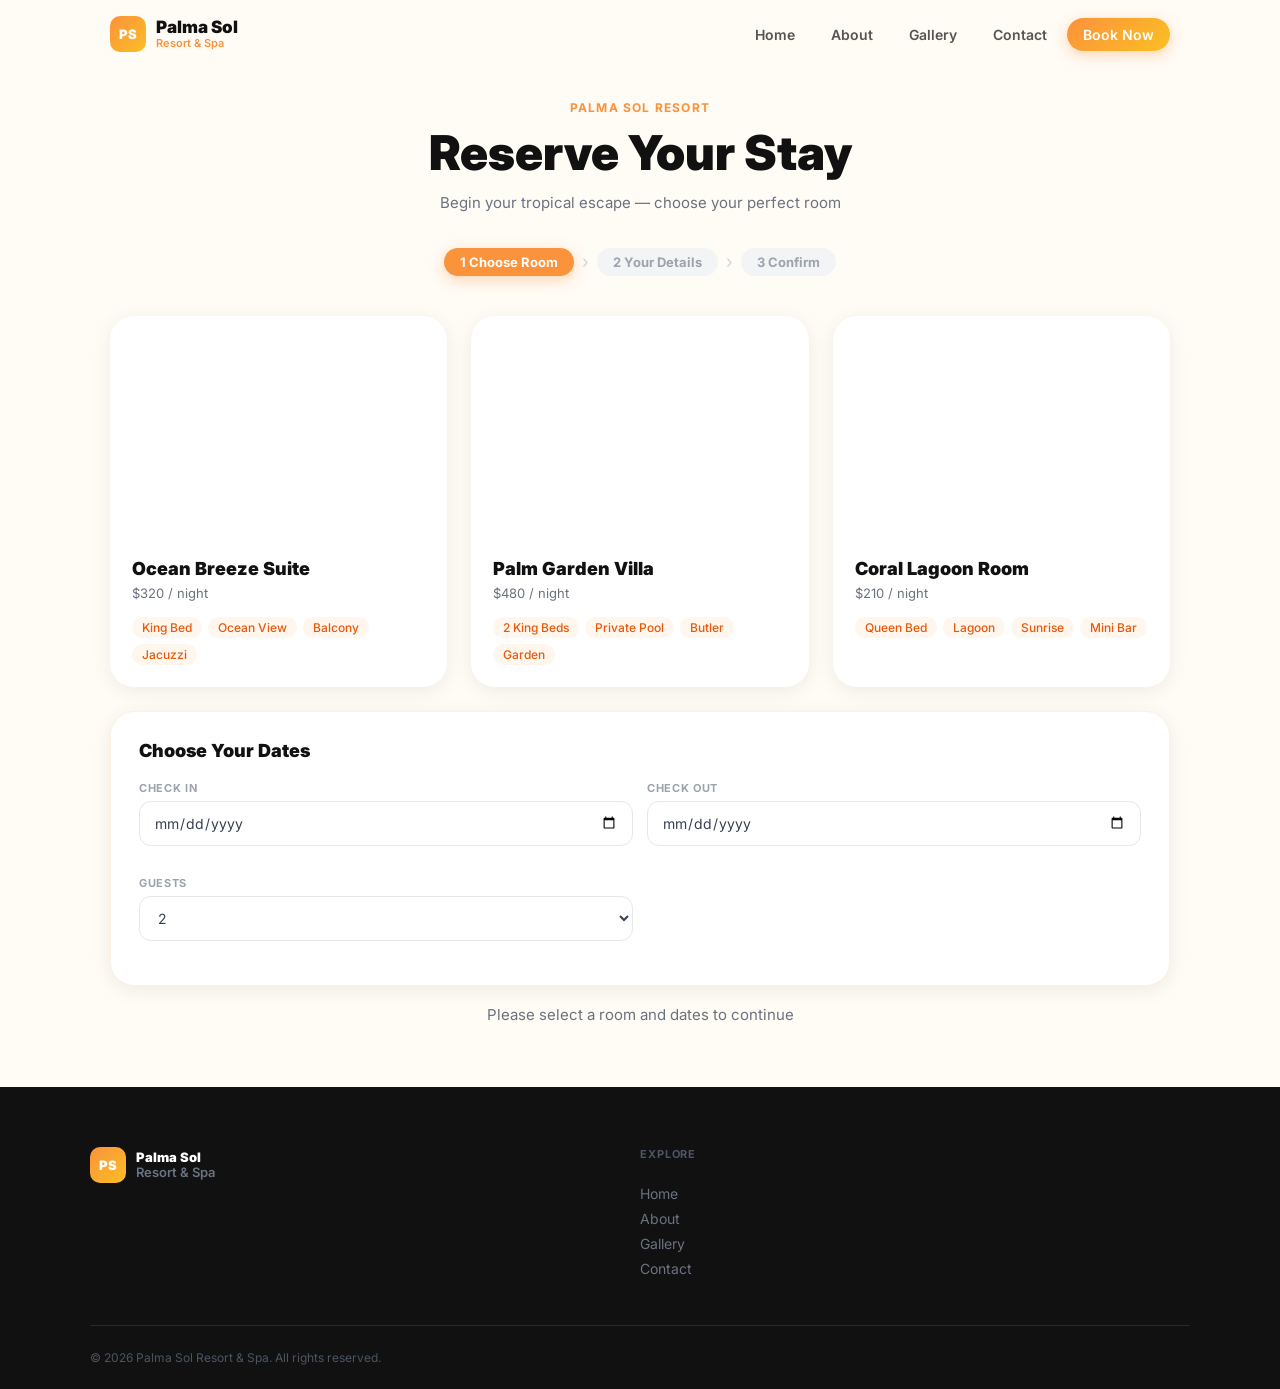
<file: hotel-reservation.html>
<!DOCTYPE html>
<html lang="en">
<head>
  <meta charset="UTF-8"/>
  <meta name="viewport" content="width=device-width, initial-scale=1.0"/>
  <title>Reservation – Palma Sol</title>
  <link rel="stylesheet" href="hotel-style.css"/>
  <link href="https://fonts.googleapis.com/css2?family=Inter:wght@300;400;600;700;900&display=swap" rel="stylesheet"/>
</head>
<body>

<nav class="navbar scrolled" id="navbar">
  <div class="nav-inner">
    <a href="hotel-index.html" class="logo"><div class="logo-icon">PS</div><div><span class="logo-name">Palma Sol</span><span class="logo-sub">Resort & Spa</span></div></a>
    <div class="nav-links">
      <a href="hotel-index.html">Home</a><a href="hotel-about.html">About</a><a href="hotel-gallery.html">Gallery</a><a href="hotel-contact.html">Contact</a>
      <a href="hotel-reservation.html" class="btn-nav active">Book Now</a>
    </div>
    <button class="hamburger" id="hamburger">&#9776;</button>
  </div>
  <div class="mobile-menu" id="mobileMenu">
    <a href="hotel-index.html">Home</a><a href="hotel-about.html">About</a><a href="hotel-gallery.html">Gallery</a><a href="hotel-contact.html">Contact</a><a href="hotel-reservation.html">Book Now</a>
  </div>
</nav>

<section class="res-page">
  <div class="section-label" style="text-align:center">Palma Sol Resort</div>
  <h1 style="text-align:center">Reserve Your Stay</h1>
  <p class="text-muted" style="text-align:center;margin-bottom:32px">Begin your tropical escape — choose your perfect room</p>

  <!-- Steps -->
  <div class="steps" id="steps">
    <div class="step active" id="step-0">1 Choose Room</div>
    <div class="step-arrow">›</div>
    <div class="step" id="step-1">2 Your Details</div>
    <div class="step-arrow">›</div>
    <div class="step" id="step-2">3 Confirm</div>
  </div>

  <!-- Step 0 -->
  <div id="page0">
    <div class="cards-3" style="margin-bottom:24px">
      <div class="room-card selectable" data-id="ocean" data-price="320" onclick="selectRoom(this)">
        <div class="room-img" style="background-image:url('https://images.unsplash.com/photo-1582719478250-c89cae4dc85b?w=600&q=80')"></div>
        <div class="room-body"><h3>Ocean Breeze Suite</h3><p class="orange">$320 / night</p><div class="tags"><span>King Bed</span><span>Ocean View</span><span>Balcony</span><span>Jacuzzi</span></div></div>
      </div>
      <div class="room-card selectable" data-id="palm" data-price="480" onclick="selectRoom(this)">
        <div class="room-img" style="background-image:url('https://images.unsplash.com/photo-1602002418082-a4443e081dd1?w=600&q=80')"></div>
        <div class="room-body"><h3>Palm Garden Villa</h3><p class="orange">$480 / night</p><div class="tags"><span>2 King Beds</span><span>Private Pool</span><span>Butler</span><span>Garden</span></div></div>
      </div>
      <div class="room-card selectable" data-id="coral" data-price="210" onclick="selectRoom(this)">
        <div class="room-img" style="background-image:url('https://images.unsplash.com/photo-1631049307264-da0ec9d70304?w=600&q=80')"></div>
        <div class="room-body"><h3>Coral Lagoon Room</h3><p class="orange">$210 / night</p><div class="tags"><span>Queen Bed</span><span>Lagoon</span><span>Sunrise</span><span>Mini Bar</span></div></div>
      </div>
    </div>
    <div class="form-card">
      <h3>Choose Your Dates</h3>
      <div class="form-row">
        <div class="form-group"><label>Check In</label><input type="date" id="checkIn"/></div>
        <div class="form-group"><label>Check Out</label><input type="date" id="checkOut"/></div>
        <div class="form-group"><label>Guests</label><select id="guests"><option>1</option><option selected>2</option><option>3</option><option>4</option></select></div>
      </div>
    </div>
    <div class="total-bar" id="totalBar" style="display:none">
      <div><p class="text-muted">Estimated total for <span id="nightsLabel">1 night</span></p><p class="price-big" id="totalLabel">$0</p></div>
      <button class="btn-primary" onclick="goStep(1)">Continue →</button>
    </div>
    <p class="text-muted" style="text-align:center" id="stepHint">Please select a room and dates to continue</p>
  </div>

  <!-- Step 1 -->
  <div id="page1" style="display:none;max-width:520px;margin:0 auto">
    <div class="form-card">
      <h3>Your Details</h3>
      <div class="form-row">
        <div class="form-group"><label>First Name</label><input type="text" id="firstName" placeholder="John"/></div>
        <div class="form-group"><label>Last Name</label><input type="text" id="lastName" placeholder="Doe"/></div>
      </div>
      <div class="form-group"><label>Email</label><input type="email" id="email" placeholder="john@example.com"/></div>
      <div class="form-group"><label>Phone</label><input type="tel" id="phone" placeholder="+1 234 567 8900"/></div>
      <div class="form-group"><label>Special Requests</label><textarea rows="3" id="requests" placeholder="Any special requests..."></textarea></div>
    </div>
    <div class="step-btns">
      <button class="btn-outline-dark" onclick="goStep(0)">← Back</button>
      <button class="btn-primary" onclick="goStep(2)">Review Booking →</button>
    </div>
  </div>

  <!-- Step 2 -->
  <div id="page2" style="display:none;max-width:520px;margin:0 auto">
    <div class="form-card">
      <h3>Booking Summary</h3>
      <div class="summary-room" id="summaryRoom"></div>
      <div class="summary-rows" id="summaryRows"></div>
    </div>
    <div class="step-btns">
      <button class="btn-outline-dark" onclick="goStep(1)">← Back</button>
      <button class="btn-primary" onclick="confirmBooking()">Confirm Booking ✓</button>
    </div>
  </div>

  <!-- Confirmed -->
  <div id="pageConfirmed" style="display:none;text-align:center;max-width:480px;margin:0 auto">
    <div class="success-big">
      <div class="success-icon big">✓</div>
      <h2>Booking Confirmed!</h2>
      <p class="text-muted">A confirmation has been sent to your email.</p>
      <div class="form-card" style="margin:24px 0;text-align:left" id="confirmedDetails"></div>
      <a href="hotel-index.html" class="btn-primary">Back to Home</a>
    </div>
  </div>
</section>

<footer class="footer">
  <div class="footer-inner">
    <div class="footer-brand"><div class="logo"><div class="logo-icon">PS</div><div><span class="logo-name">Palma Sol</span><span class="logo-sub">Resort & Spa</span></div></div></div>
    <div class="footer-col"><p class="footer-heading">Explore</p><a href="hotel-index.html">Home</a><a href="hotel-about.html">About</a><a href="hotel-gallery.html">Gallery</a><a href="hotel-contact.html">Contact</a></div>
  </div>
  <div class="footer-bottom"><p>© 2026 Palma Sol Resort & Spa. All rights reserved.</p></div>
</footer>
<script src="hotel-main.js"></script>
</body>
</html>
</file>
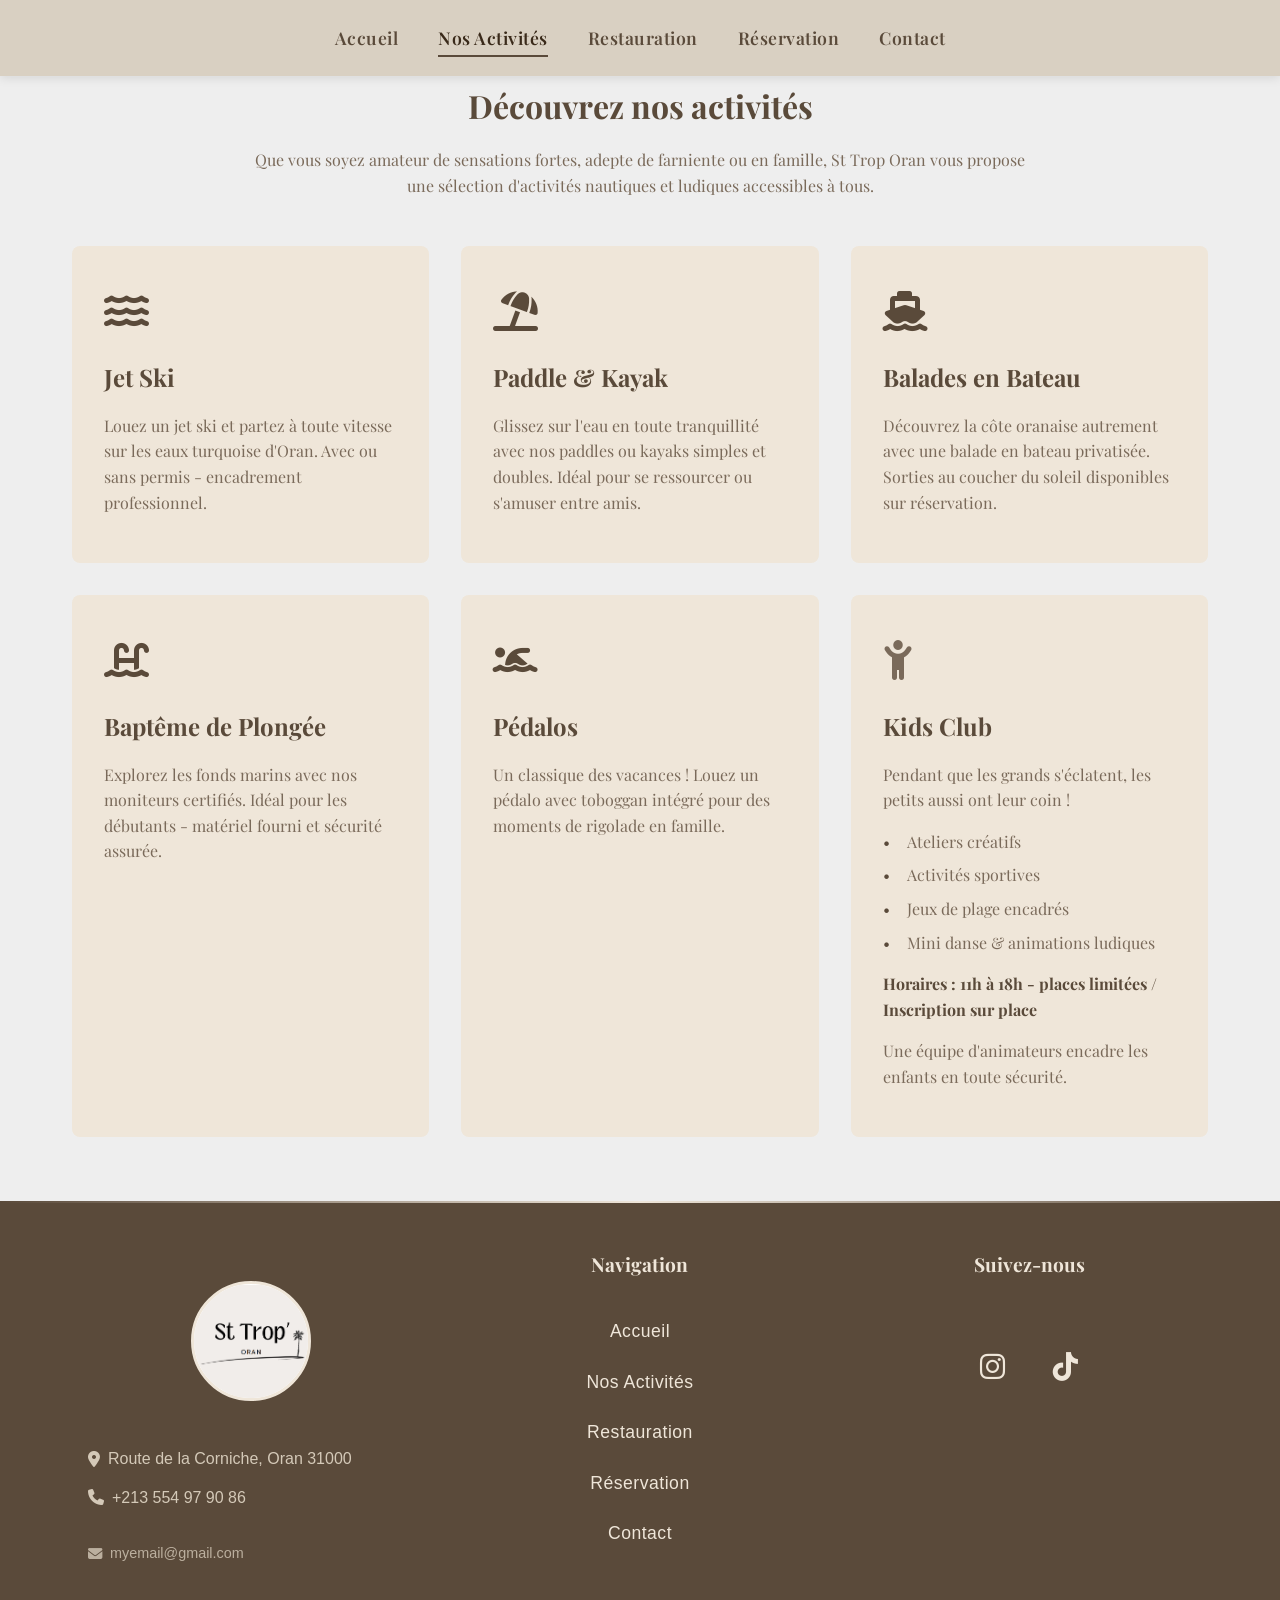
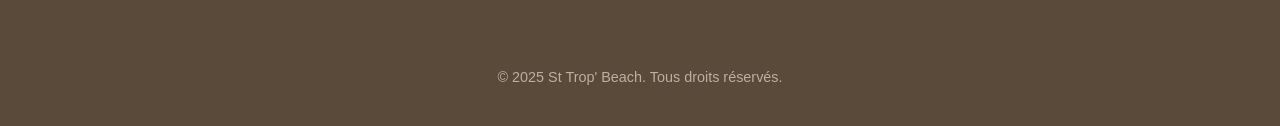
<file: sttrop-about.html>
<!DOCTYPE html>
<html lang="fr">
<head>
    <meta charset="UTF-8">
    <meta name="viewport" content="width=device-width, initial-scale=1.0">
    <title>St Trop' Beach - Nos Activités</title>
    <link rel="stylesheet" href="sttrop-style.css">
    <link rel="stylesheet" href="https://cdnjs.cloudflare.com/ajax/libs/font-awesome/6.7.2/css/all.min.css" integrity="sha512-Evv84Mr4kqVGRNSgIGL/F/aIDqQb7xQ2vcrdIwxfjThSH8CSR7PBEakCr51Ck+w+/U6swU2Im1vVX0SVk9ABhg==" crossorigin="anonymous" referrerpolicy="no-referrer" />
    <link href="https://fonts.googleapis.com/css2?family=Playfair+Display:wght@700&display=swap" rel="stylesheet">
</head>
<body>

    

    <header>


        <button class="mobile-nav-toggle" aria-controls="primary-navigation" aria-expanded="false">
            <i class="fas fa-bars"></i>
            <span class="sr-only">Menu</span>
        </button>
        <nav aria-label="Navigation principale"> 
            <ul id="primary-navigation" data-visible="false">
                <li><a href="sttrop-index.html">Accueil</a></li>
                <li><a href="sttrop-about.html" class="active">Nos Activités</a></li>
                <li><a href="sttrop-restauration.html">Restauration</a></li>
                <li><a href="sttrop-reservation.html">Réservation</a></li>
                <li><a href="sttrop-contact.html">Contact</a></li>
            </ul>
        </nav>
    </header>

    <main>
        <section class="activites-container">
            <div class="intro-section">
                <h2>Découvrez nos activités</h2>
                <p>Que vous soyez amateur de sensations fortes, adepte de farniente ou en famille, St Trop Oran vous propose une sélection d'activités nautiques et ludiques accessibles à tous.</p>
            </div>

            <div class="activities-grid">
                <!-- Water Activities -->
                <div class="activity-card">
                    <div class="activity-icon">
                        <i class="fa-solid fa-water"></i>
                    </div>
                    <h3>Jet Ski</h3>
                    <p>Louez un jet ski et partez à toute vitesse sur les eaux turquoise d'Oran. Avec ou sans permis - encadrement professionnel.</p>
                </div>

                <div class="activity-card">
                    <div class="activity-icon">
                        <i class="fa-solid fa-umbrella-beach"></i>
                    </div>
                    <h3>Paddle & Kayak</h3>
                    <p>Glissez sur l'eau en toute tranquillité avec nos paddles ou kayaks simples et doubles. Idéal pour se ressourcer ou s'amuser entre amis.</p>
                </div>

                <div class="activity-card">
                    <div class="activity-icon">
                        <i class="fa-solid fa-ship"></i>
                    </div>
                    <h3>Balades en Bateau</h3>
                    <p>Découvrez la côte oranaise autrement avec une balade en bateau privatisée. Sorties au coucher du soleil disponibles sur réservation.</p>
                </div>

                <div class="activity-card">
                    <div class="activity-icon">
                        <i class="fa-solid fa-water-ladder"></i>
                    </div>
                    <h3>Baptême de Plongée</h3>
                    <p>Explorez les fonds marins avec nos moniteurs certifiés. Idéal pour les débutants - matériel fourni et sécurité assurée.</p>
                </div>

                <div class="activity-card">
                    <div class="activity-icon">
                        <i class="fa-solid fa-person-swimming"></i>
                    </div>
                    <h3>Pédalos</h3>
                    <p>Un classique des vacances ! Louez un pédalo avec toboggan intégré pour des moments de rigolade en famille.</p>
                </div>

                <!-- Kids Club -->
                <div class="activity-card kids-club">
                    <div class="activity-icon">
                        <i class="fa-solid fa-child-reaching"></i>
                    </div>
                    <h3>Kids Club</h3>
                    <p>Pendant que les grands s'éclatent, les petits aussi ont leur coin !</p>
                    <ul>
                        <li>Ateliers créatifs</li>
                        <li>Activités sportives</li>
                        <li>Jeux de plage encadrés</li>
                        <li>Mini danse & animations ludiques</li>
                    </ul>
                    <p class="schedule">Horaires : 11h à 18h - places limitées / Inscription sur place</p>
                    <p>Une équipe d'animateurs encadre les enfants en toute sécurité.</p>
                </div>
            </div>
        </section>
    </main>









<footer class="site-footer">
    <div class="footer-container">
        <!-- Left Column - Contact Info -->
        <div class="footer-column contact-info">
            <div class="logo">
                <img src="sttrop-img-logo.jpg" alt="St Trop' Beach Logo">
            </div>
            <div class="contact-details">
                <p><i class="fa-solid fa-location-dot"></i> Route de la Corniche, Oran 31000</p>
                <p><i class="fa-solid fa-phone"></i> +213 554 97 90 86</p>
                <p><i class="fa-solid fa-envelope"></i> myemail@gmail.com</p>
            </div>
        </div>

        <!-- Middle Column - Navigation -->
        <div class="footer-column navigation">
            <h3>Navigation</h3>
            <nav>
                <ul>
                    <li><a href="sttrop-index.html">Accueil</a></li>
                    <li><a href="sttrop-about.html">Nos Activités</a></li>
                    <li><a href="sttrop-restauration.html">Restauration</a></li>
                    <li><a href="sttrop-reservation.html">Réservation</a></li>
                    <li><a href="sttrop-contact.html">Contact</a></li>
                </ul>
            </nav>
        </div>

        <!-- Right Column - Social Media -->
        <div class="footer-column social-media">
            <h3>Suivez-nous</h3>
            <div class="social-icons">
                <a href="https://www.instagram.com/st.trop.oran/" aria-label="Instagram"><i class="fa-brands fa-instagram"></i></a>
                <a href="https://www.tiktok.com/@st.trop.oran" aria-label="TikTok"><i class="fa-brands fa-tiktok"></i></a>
            </div>
        </div>
    </div>

    <!-- Footer Bottom -->
    <div class="footer-bottom">
        <p>&copy; 2025 St Trop' Beach. Tous droits réservés.</p>
    </div>
</footer>










<script>
    // Mobile navigation toggle
    const primaryNav = document.querySelector('#primary-navigation');
    const navToggle = document.querySelector('.mobile-nav-toggle');
    
    navToggle.addEventListener('click', () => {
        const visibility = primaryNav.getAttribute('data-visible');
        
        if (visibility === "false") {
            primaryNav.setAttribute('data-visible', "true");
            navToggle.setAttribute('aria-expanded', "true");
            document.body.classList.add('menu-open');
        } else {
            primaryNav.setAttribute('data-visible', "false");
            navToggle.setAttribute('aria-expanded', "false");
            document.body.classList.remove('menu-open');
        }
    });

    document.querySelectorAll('#primary-navigation a').forEach(link => {
link.addEventListener('click', () => {
    primaryNav.setAttribute('data-visible', "false");
    navToggle.setAttribute('aria-expanded', "false");
    document.body.classList.remove('menu-open');
});
});


    // Header scroll behavior
    let lastScroll = 0;
    const header = document.querySelector('header');

    window.addEventListener('scroll', () => {
// Don't hide header if mobile menu is open
if (primaryNav.getAttribute('data-visible') === "true") return;

const currentScroll = window.scrollY;

if (currentScroll <= 0) {
    header.classList.remove('hide');
    return;
}

if (currentScroll > lastScroll && !header.classList.contains('hide')) {
    header.classList.add('hide');
} 
else if (currentScroll < lastScroll && header.classList.contains('hide')) {
    header.classList.remove('hide');
}

lastScroll = currentScroll;
});

    // Lazy load images with Intersection Observer if supported
    if ('IntersectionObserver' in window) {
        const lazyImages = document.querySelectorAll('img[loading="lazy"]');
        
        const imageObserver = new IntersectionObserver((entries) => {
            entries.forEach((entry) => {
                if (entry.isIntersecting) {
                    const img = entry.target;
                    img.src = img.dataset.src || img.src;
                    imageObserver.unobserve(img);
                }
            });
        });

        lazyImages.forEach((img) => {
            imageObserver.observe(img);
        });

        
    }


    
</script>
<div class="nav-backdrop"></div>
</body>
</html>
</file>
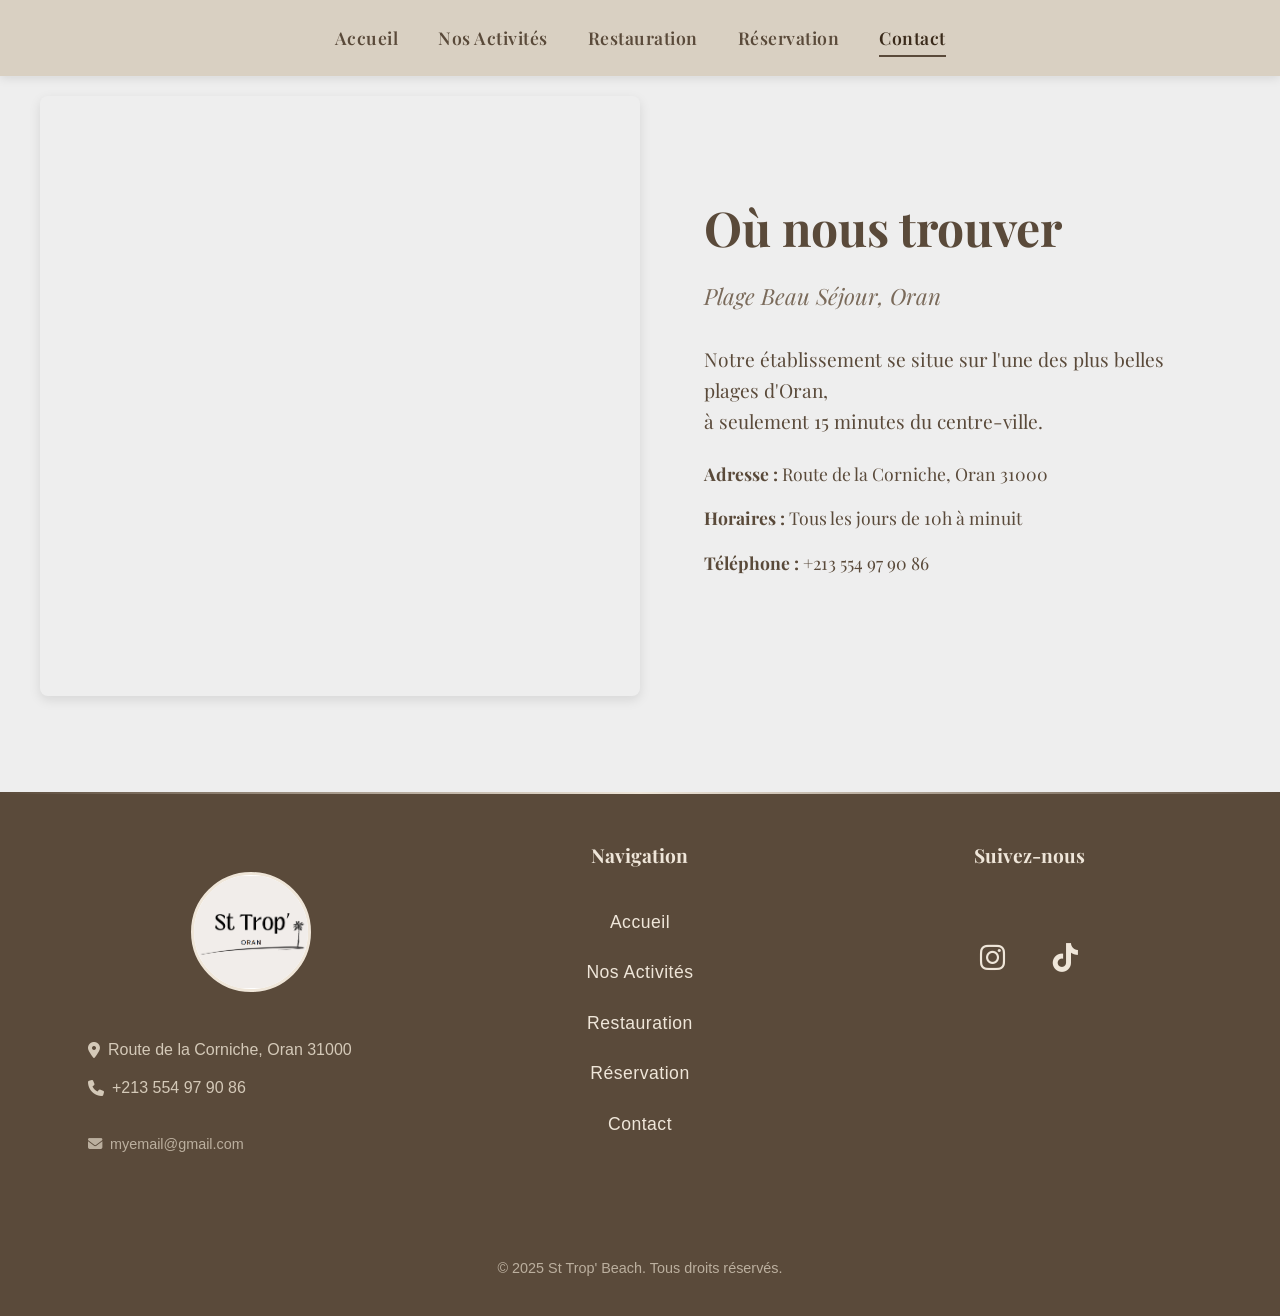
<file: sttrop-contact.html>
<!DOCTYPE html>
<html lang="fr">
<head>
    <meta charset="UTF-8">
    <meta name="viewport" content="width=device-width, initial-scale=1.0">
    <title>St Trop' Beach - Contact</title>
    <link rel="stylesheet" href="sttrop-style.css">
    
    <link rel="stylesheet" href="https://cdnjs.cloudflare.com/ajax/libs/font-awesome/6.7.2/css/all.min.css" integrity="sha512-Evv84Mr4kqVGRNSgIGL/F/aIDqQb7xQ2vcrdIwxfjThSH8CSR7PBEakCr51Ck+w+/U6swU2Im1vVX0SVk9ABhg==" crossorigin="anonymous" referrerpolicy="no-referrer" />
    <link href="https://fonts.googleapis.com/css2?family=Playfair+Display:wght@700&display=swap" rel="stylesheet">
</head>
<body>
    <header>

        <button class="mobile-nav-toggle" aria-controls="primary-navigation" aria-expanded="false">
            <i class="fas fa-bars"></i>
            <span class="sr-only">Menu</span>
        </button>
        <nav aria-label="Navigation principale">
            <ul id="primary-navigation" data-visible="false">
                <li><a href="sttrop-index.html">Accueil</a></li>
                <li><a href="sttrop-about.html">Nos Activités</a></li>
                <li><a href="sttrop-restauration.html">Restauration</a></li>
                <li><a href="sttrop-reservation.html">Réservation</a></li>
                <li><a href="sttrop-contact.html" class="active">Contact</a></li>
            </ul>
        </nav>
    </header>

    
    <section class="location-section">
        <div class="location-content">
          <div class="location-map">
            <iframe 
              src="https://www.google.com/maps/embed?pb=!1m18!1m12!1m3!1d3237.657612980757!2d-0.7895095!3d35.7592194!2m3!1f0!2f0!3f0!3m2!1i1024!2i768!4f13.1!3m3!1m2!1s0xd7e9b981214eb67%3A0x6f26ab66265902d4!2sSt%20TROP%20BEACH!5e0!3m2!1sfr!2sdz!4v1745186996394!5m2!1sfr!2sdz"
              width="100%"
              height="100%"
              style="border:0;"
              allowfullscreen=""
              loading="lazy"
              referrerpolicy="no-referrer-when-downgrade">
            </iframe>
          </div>
          <div class="location-text">
            <h2>Où nous trouver</h2>
            <p class="sous-titre">Plage Beau Séjour, Oran</p>
            <p class="description">
              Notre établissement se situe sur l'une des plus belles plages d'Oran,<br>
              à seulement 15 minutes du centre-ville.
            </p>
            <div class="location-details">
              <p><strong>Adresse :</strong> Route de la Corniche, Oran 31000</p>
              <p><strong>Horaires :</strong> Tous les jours de 10h à minuit</p>
              <p><strong>Téléphone :</strong> +213 554 97 90 86</p>
            </div>
          </div>
        </div>
      </section>






   
      <script>
        // Mobile navigation toggle
        const primaryNav = document.querySelector('#primary-navigation');
        const navToggle = document.querySelector('.mobile-nav-toggle');
        
        navToggle.addEventListener('click', () => {
            const visibility = primaryNav.getAttribute('data-visible');
            
            if (visibility === "false") {
                primaryNav.setAttribute('data-visible', "true");
                navToggle.setAttribute('aria-expanded', "true");
                document.body.classList.add('menu-open');
            } else {
                primaryNav.setAttribute('data-visible', "false");
                navToggle.setAttribute('aria-expanded', "false");
                document.body.classList.remove('menu-open');
            }
        });

        document.querySelectorAll('#primary-navigation a').forEach(link => {
    link.addEventListener('click', () => {
        primaryNav.setAttribute('data-visible', "false");
        navToggle.setAttribute('aria-expanded', "false");
        document.body.classList.remove('menu-open');
    });
});


        // Header scroll behavior
        let lastScroll = 0;
        const header = document.querySelector('header');

        window.addEventListener('scroll', () => {
    // Don't hide header if mobile menu is open
    if (primaryNav.getAttribute('data-visible') === "true") return;
    
    const currentScroll = window.scrollY;

    if (currentScroll <= 0) {
        header.classList.remove('hide');
        return;
    }

    if (currentScroll > lastScroll && !header.classList.contains('hide')) {
        header.classList.add('hide');
    } 
    else if (currentScroll < lastScroll && header.classList.contains('hide')) {
        header.classList.remove('hide');
    }

    lastScroll = currentScroll;
});

        // Lazy load images with Intersection Observer if supported
        if ('IntersectionObserver' in window) {
            const lazyImages = document.querySelectorAll('img[loading="lazy"]');
            
            const imageObserver = new IntersectionObserver((entries) => {
                entries.forEach((entry) => {
                    if (entry.isIntersecting) {
                        const img = entry.target;
                        img.src = img.dataset.src || img.src;
                        imageObserver.unobserve(img);
                    }
                });
            });

            lazyImages.forEach((img) => {
                imageObserver.observe(img);
            });

            
        }


        
</script>
<div class="nav-backdrop"></div>
    






    <footer class="site-footer">
      <div class="footer-container">
          <!-- Left Column - Contact Info -->
          <div class="footer-column contact-info">
              <div class="logo">
                  <img src="sttrop-img-logo.jpg" alt="St Trop' Beach Logo">
              </div>
              <div class="contact-details">
                  <p><i class="fa-solid fa-location-dot"></i> Route de la Corniche, Oran 31000</p>
                  <p><i class="fa-solid fa-phone"></i> +213 554 97 90 86</p>
                  <p><i class="fa-solid fa-envelope"></i> myemail@gmail.com</p>
              </div>
          </div>
  
          <!-- Middle Column - Navigation -->
          <div class="footer-column navigation">
              <h3>Navigation</h3>
              <nav>
                  <ul>
                      <li><a href="sttrop-index.html">Accueil</a></li>
                      <li><a href="sttrop-about.html">Nos Activités</a></li>
                      <li><a href="sttrop-restauration.html">Restauration</a></li>
                      <li><a href="sttrop-reservation.html">Réservation</a></li>
                      <li><a href="sttrop-contact.html">Contact</a></li>
                  </ul>
              </nav>
          </div>
  
          <!-- Right Column - Social Media -->
          <div class="footer-column social-media">
              <h3>Suivez-nous</h3>
              <div class="social-icons">
                <a href="https://www.instagram.com/st.trop.oran/" aria-label="Instagram"><i class="fa-brands fa-instagram"></i></a>
                <a href="https://www.tiktok.com/@st.trop.oran" aria-label="TikTok"><i class="fa-brands fa-tiktok"></i></a>
            
              </div>
          </div>
      </div>
  
      <!-- Footer Bottom -->
      <div class="footer-bottom">
          <p>&copy; 2025 St Trop' Beach. Tous droits réservés.</p>
      </div>
  </footer>




</body>
</html>
</file>
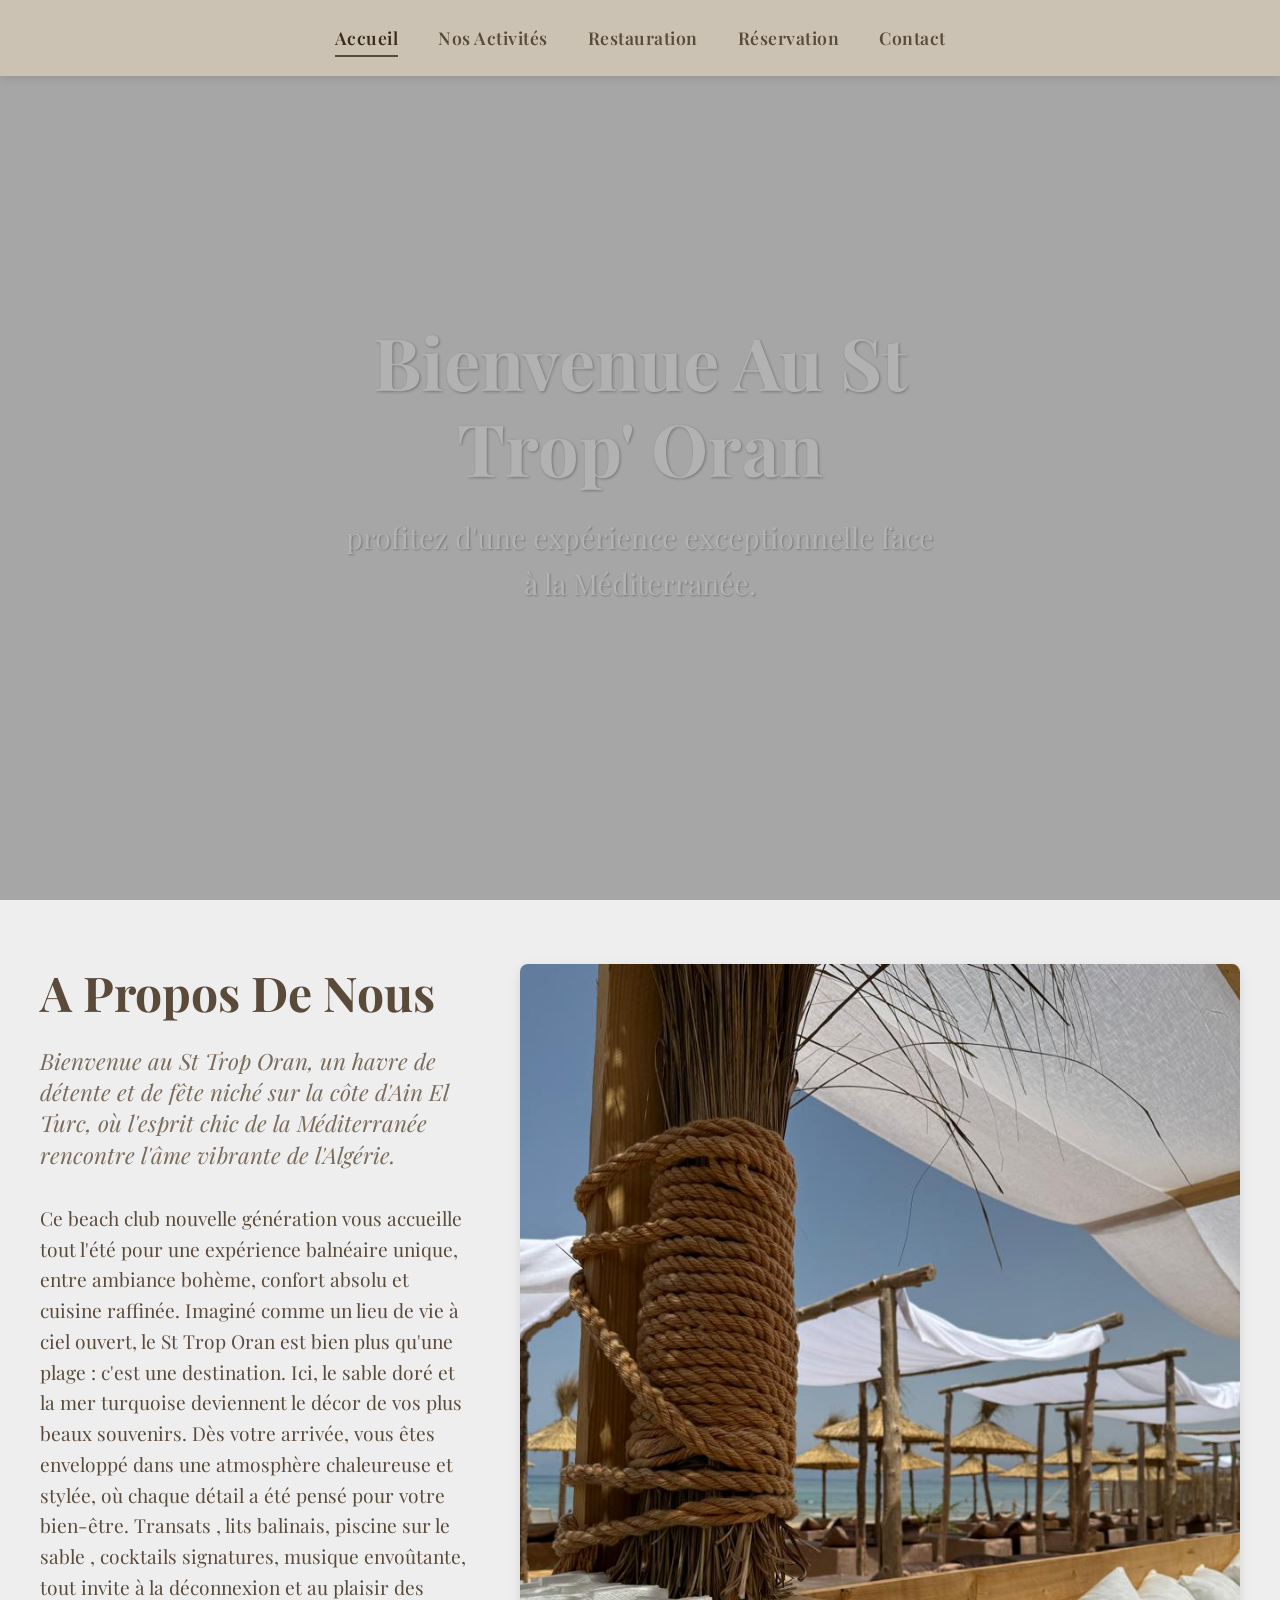
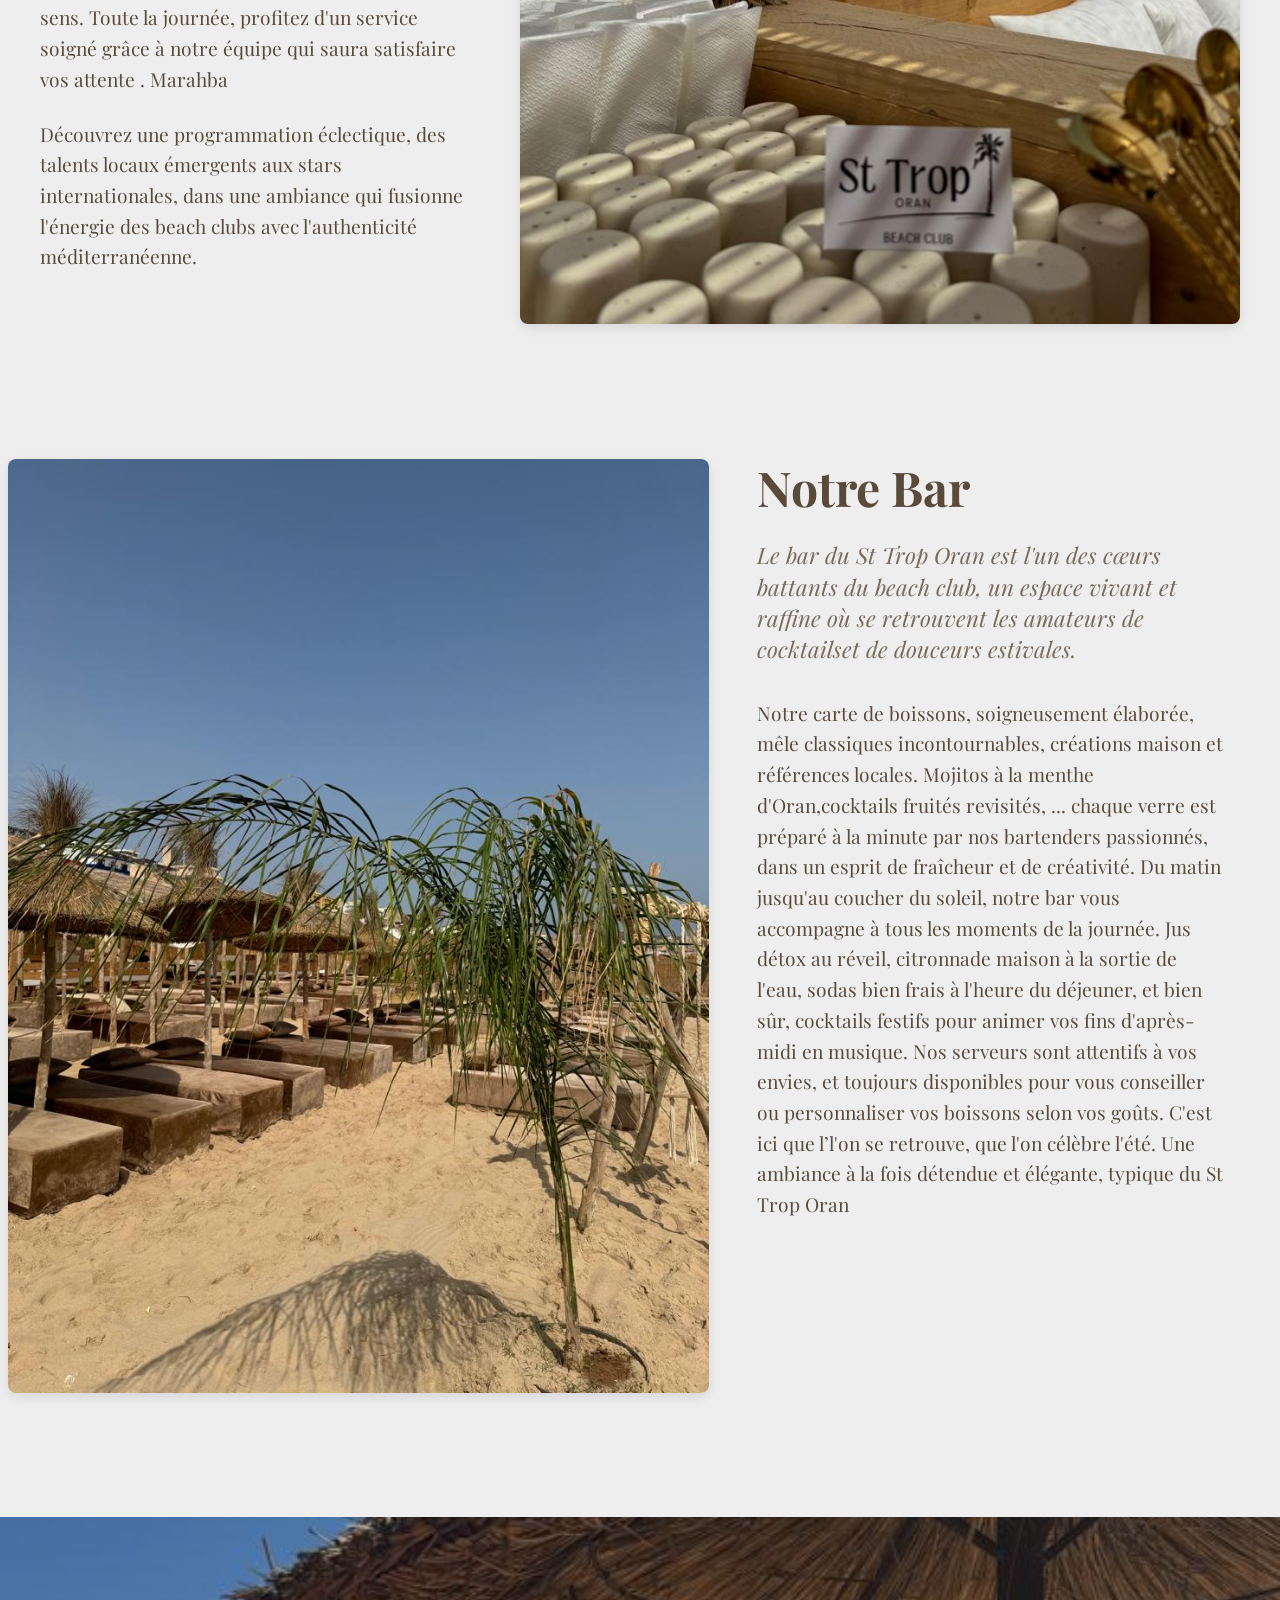
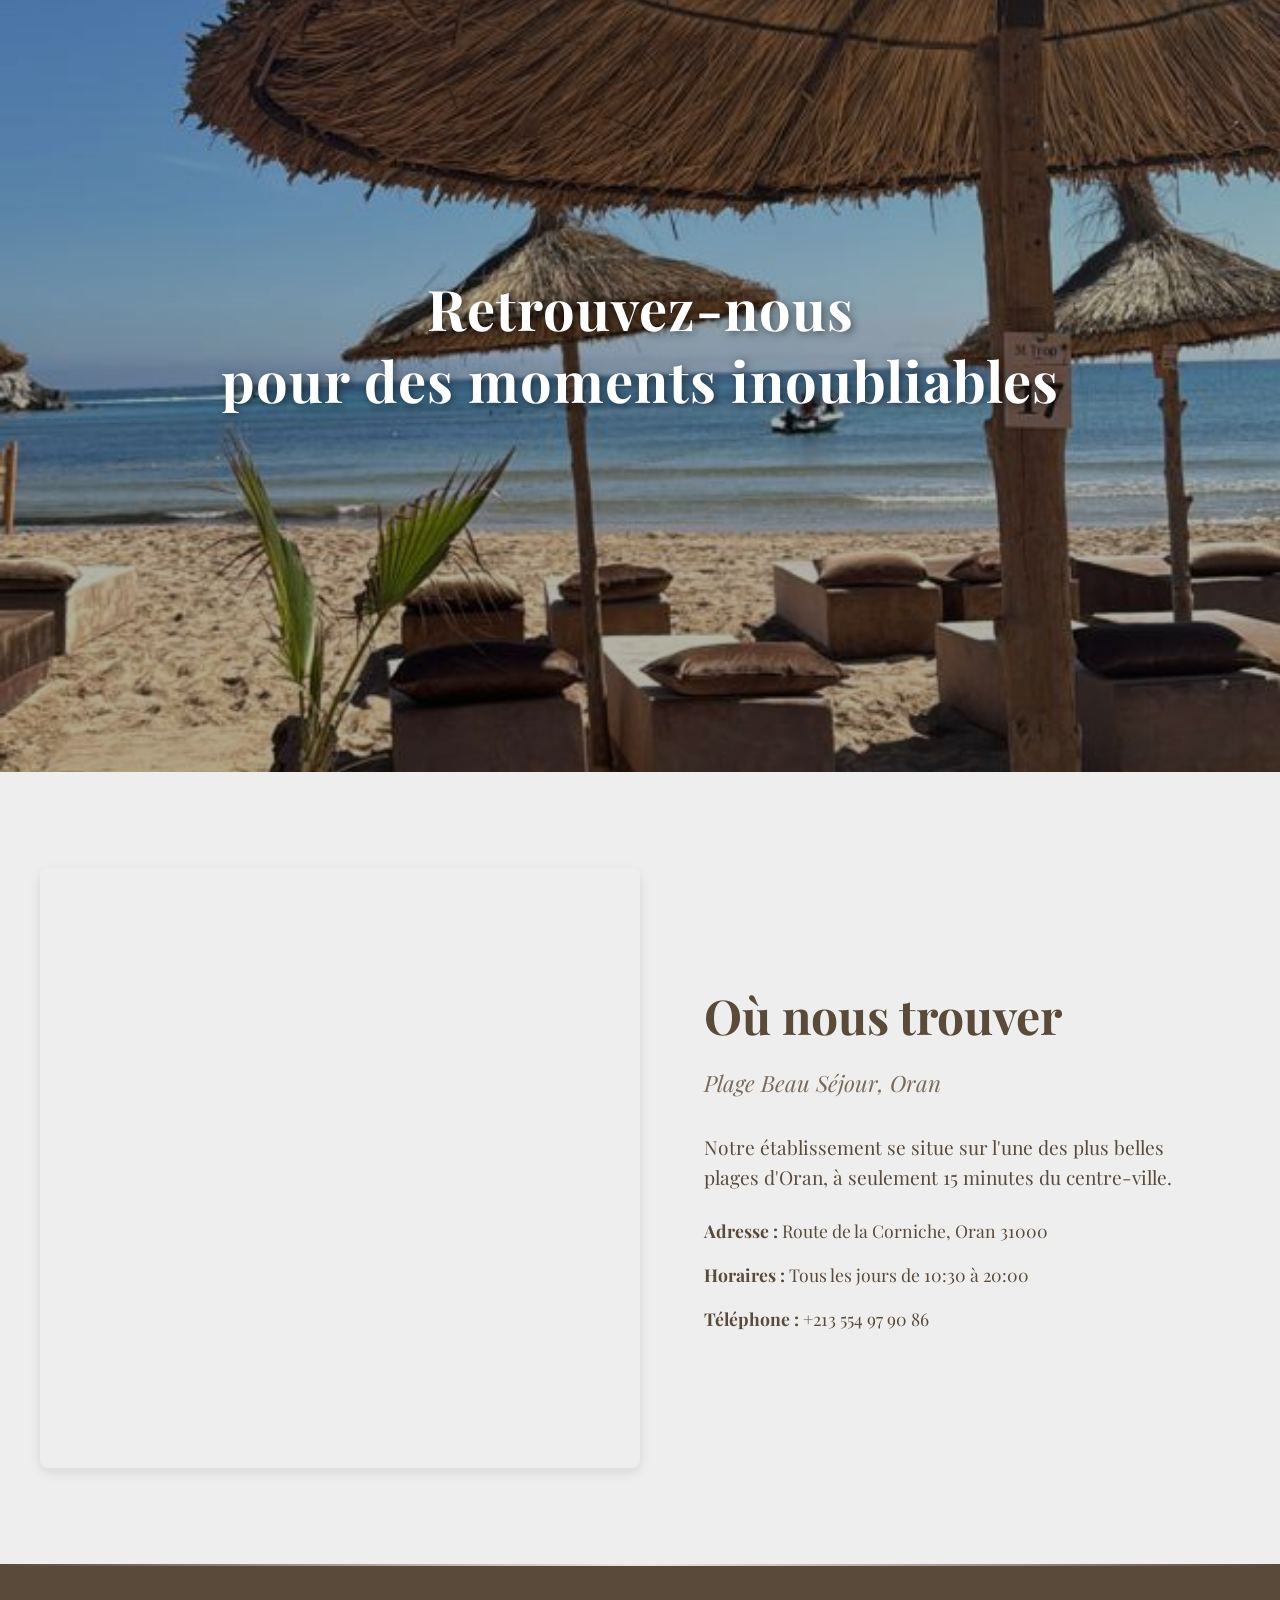
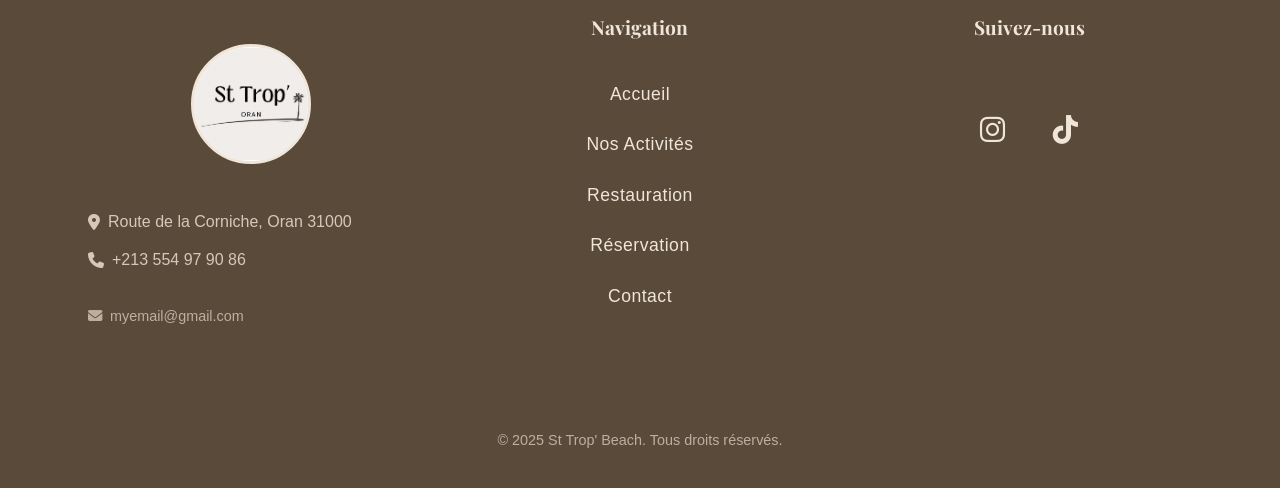
<file: sttrop-index.html>
<!DOCTYPE html>
<html lang="fr">
<head>



    <link rel="icon" href="sttrop-img-logo-web.png" type="image/x-icon">
    <link rel="shortcut icon" href="sttrop-img-logo-web.png" type="image/x-icon">
    
    <!-- For Apple Devices -->
    <link rel="apple-touch-icon" href="sttrop-img-logo-web.png">
    
    <!-- For Android/Chrome -->
    <link rel="icon" type="image/png" sizes="192x192" href="sttrop-img-logo-web.png">
    <link rel="icon" type="image/png" sizes="512x512" href="sttrop-img-logo-web.png">
    
    <!-- For Windows Metro -->
    <meta name="msapplication-TileImage" content="sttrop-img-logo-web.png">



    <meta charset="UTF-8">
    <meta name="viewport" content="width=device-width, initial-scale=1.0">
    <meta name="description" content="St Trop' Beach à Oran - Restaurant et beach club avec vue sur la Méditerranée. Découvrez notre cuisine, nos soirées musicales et notre cadre exceptionnel.">
    <meta name="keywords" content="restaurant Oran, beach club Algérie, plage Beau Séjour, cuisine méditerranéenne, soirées Oran">
    <meta name="author" content="St Trop' Beach">
    <meta property="og:title" content="St Trop' Beach - Restaurant & Beach Club à Oran">
    <meta property="og:description" content="Découvrez notre restaurant et beach club avec vue sur la Méditerranée à Oran.">
    <meta property="og:type" content="website">
    <meta property="og:url" content="https://www.sttropbeach-oran.com">
    <title>St Trop' Beach Oran | Restaurant & Beach Club sur la Corniche</title>
    <link rel="stylesheet" href="sttrop-style.css" media="print" onload="this.media='all'">
    <link rel="preconnect" href="https://fonts.googleapis.com">
    <link rel="preconnect" href="https://cdnjs.cloudflare.com" crossorigin>
    <link href="https://fonts.googleapis.com/css2?family=Playfair+Display:wght@700&display=swap" rel="stylesheet">
    <link rel="preload" href="https://cdnjs.cloudflare.com/ajax/libs/font-awesome/6.7.2/css/all.min.css" as="style" onload="this.onload=null;this.rel='stylesheet'">
    <noscript>
        <link rel="stylesheet" href="sttrop-style.css">
        <link rel="stylesheet" href="https://cdnjs.cloudflare.com/ajax/libs/font-awesome/6.7.2/css/all.min.css">
    </noscript>
    <link rel="icon" href="sttrop-img-logo-web.png" type="image/x-icon">
</head>
<body>
    <header>

        <button class="mobile-nav-toggle" aria-controls="primary-navigation" aria-expanded="false">
            <i class="fas fa-bars"></i>
            <span class="sr-only">Menu</span>
        </button>


        <nav aria-label="Navigation principale">
            <ul id="primary-navigation" data-visible="false">
                <li><a href="sttrop-index.html" class="active" aria-current="page">Accueil</a></li>
                <li><a href="sttrop-about.html">Nos Activités</a></li>
                <li><a href="sttrop-restauration.html">Restauration</a></li>
                <li><a href="sttrop-reservation.html">Réservation</a></li>
                <li><a href="sttrop-contact.html">Contact</a></li>
            </ul>
        </nav>
    </header>
    <main>
        <section class="hero" aria-labelledby="main-heading">
        
            <video autoplay muted loop playsinline preload="auto" class="hero-video">
                <source src="sttrop-img-video.mp4" type="video/mp4">
            </video>
            
            <!-- Content overlay -->
            <div class="hero-content">
                <h1 id="main-heading">Bienvenue Au St Trop' Oran</h1>
                <p>profitez d'une expérience exceptionnelle face à la Méditerranée.</p>
            </div>
            
            <!-- Semi-transparent overlay for better text readability -->
            <div class="video-overlay"></div>
        </section>




        <section class="algeria-section" aria-labelledby="algeria-heading">
            <div class="algeria-content">
                <div class="algeria-text">
                    <h2 id="terrasse-heading">A Propos De Nous</h2>
                    <p class="sous-titre">Bienvenue au St Trop Oran, un havre de détente et de fête niché sur la côte d'Ain El Turc, où l'esprit chic de la Méditerranée rencontre l'âme vibrante de l'Algérie. </p>
                    <p class="description">
                        
                        Ce beach club nouvelle génération vous accueille tout l'été pour une expérience balnéaire unique, entre ambiance bohème, confort absolu et cuisine raffinée. 
                        Imaginé comme un lieu de vie à ciel ouvert, le St Trop Oran est bien plus qu'une plage : c'est une destination. 
                        Ici, le sable doré et la mer turquoise deviennent le décor de vos plus beaux souvenirs. 
                        Dès votre arrivée, vous êtes enveloppé dans une atmosphère chaleureuse et stylée, où chaque détail a été pensé pour votre bien-être.
                        Transats , lits balinais, piscine sur le sable , cocktails signatures, musique envoûtante, tout invite à la déconnexion et au plaisir des sens. 
                        Toute la journée, profitez d'un service soigné grâce à notre équipe qui saura satisfaire vos attente . 
                        Marahba
                    </p>
                    <p class="description">
                        Découvrez une programmation éclectique, des talents locaux émergents aux stars internationales, 
                        dans une ambiance qui fusionne l'énergie des beach clubs avec l'authenticité méditerranéenne.
                    </p>
                </div>
                <div class="algeria-image">
                    <img src="sttrop-img-home.jpg" alt="la plage de St Trop' Beach" width="600" height="400" loading="lazy">
                </div>
            </div>
        </section>



        <section class="terrasse-section" aria-labelledby="terrasse-heading">
            <div class="terrasse-content">
                <div class="terrasse-text">
                    <h2 id="terrasse-heading">Notre Bar</h2>
                    <p class="sous-titre">Le bar du St Trop Oran est l'un des cœurs battants du beach club, un espace vivant et raffine où se retrouvent les amateurs de cocktailset de douceurs estivales. </p>
                    <p class="description">
                        Notre carte de boissons, soigneusement élaborée, mêle classiques incontournables, créations maison et références locales. 
                        Mojitos à la menthe d'Oran,cocktails fruités revisités, ... chaque verre est préparé à la minute par nos bartenders passionnés, dans un esprit de fraîcheur et de créativité.
                        Du matin jusqu'au coucher du soleil, notre bar vous accompagne à tous les moments de la journée. 
                        Jus détox au réveil, citronnade maison à la sortie de l'eau, sodas bien frais à l'heure du déjeuner, et bien sûr, cocktails festifs pour animer vos fins d'après-midi en musique. 
                        Nos serveurs sont attentifs à vos envies, et toujours disponibles pour vous conseiller ou personnaliser vos boissons selon vos goûts. 
                        C'est ici que l’l'on se retrouve, que l'on célèbre l'été. 
                        Une ambiance à la fois détendue et élégante, typique du St Trop Oran
                    </p>
                </div>
                <div class="terrasse-image">
                    <img src="sttrop-img-bar.jpg" alt="Terrasse du restaurant avec vue sur la mer" width="600" height="500" loading="lazy">
                </div>
            </div>
        </section>
        <section class="beach-cta" aria-label="Appel à action pour la plage">
            <div class="beach-image-wrapper">
                <img src="sttrop-img-plage.jpg" alt="Vue panoramique sur la plage depuis St Trop' Beach" width="1200" height="600" loading="lazy">
                <div class="beach-overlay">
                    <h2 class="beach-title">Retrouvez-nous<br>pour des moments inoubliables</h2>
                </div>
            </div>
        </section>


        <section class="location-section" aria-labelledby="location-heading">
            <div class="location-content">
                <div class="location-map">
                    <iframe src="https://www.google.com/maps/embed?pb=!1m18!1m12!1m3!1d3237.657612980757!2d-0.7895095!3d35.7592194!2m3!1f0!2f0!3f0!3m2!1i1024!2i768!4f13.1!3m3!1m2!1s0xd7e9b981214eb67%3A0x6f26ab66265902d4!2sSt%20TROP%20BEACH!5e0!3m2!1sfr!2sdz!4v1745186996394!5m2!1sfr!2sdz"
                        width="100%"
                        height="100%"
                        style="border:0;"
                        allowfullscreen=""
                        loading="lazy"
                        title="Localisation de St Trop' Beach sur Google Maps"
                        referrerpolicy="no-referrer-when-downgrade">
                    </iframe>


                </div>
                <div class="location-text">
                    <h2 id="location-heading">Où nous trouver</h2>
                    <p class="sous-titre">Plage Beau Séjour, Oran</p>
                    <p class="description">
                        Notre établissement se situe sur l'une des plus belles plages d'Oran,
                        à seulement 15 minutes du centre-ville.
                    </p>
                    <div class="location-details">
                        <p><strong>Adresse :</strong> Route de la Corniche, Oran 31000</p>
                        <p><strong>Horaires :</strong> Tous les jours de 10:30 à 20:00</p>
                        <p><strong>Téléphone :</strong> <a href="tel:+213 554 97 90 86">+213 554 97 90 86</a></p>
                    </div>
                </div>
            </div>
        </section>
    </main>

    
<footer class="site-footer">
    <div class="footer-container">
        <!-- Left Column - Contact Info -->
        <div class="footer-column contact-info">
            <div class="logo">
                <img src="sttrop-img-logo.jpg" alt="St Trop' Beach Logo">
            </div>
            <div class="contact-details">
                <p><i class="fa-solid fa-location-dot"></i> Route de la Corniche, Oran 31000</p>
                <p><i class="fa-solid fa-phone"></i> +213 554 97 90 86</p>
                <p><i class="fa-solid fa-envelope"></i> myemail@gmail.com</p>
            </div>
        </div>

        <!-- Middle Column - Navigation -->
        <div class="footer-column navigation">
            <h3>Navigation</h3>
            <nav>
                <ul>
                    <li><a href="sttrop-index.html">Accueil</a></li>
                    <li><a href="sttrop-about.html">Nos Activités</a></li>
                    <li><a href="sttrop-restauration.html">Restauration</a></li>
                    <li><a href="sttrop-reservation.html">Réservation</a></li>
                    <li><a href="sttrop-contact.html">Contact</a></li>
                </ul>
            </nav>
        </div>

        <!-- Right Column - Social Media -->
        <div class="footer-column social-media">
            <h3>Suivez-nous</h3>
            <div class="social-icons">
                <a href="https://www.instagram.com/st.trop.oran/" aria-label="Instagram"><i class="fa-brands fa-instagram"></i></a>
                <a href="https://www.tiktok.com/@st.trop.oran" aria-label="TikTok"><i class="fa-brands fa-tiktok"></i></a>
            </div>
        </div>
    </div>

    <!-- Footer Bottom -->
    <div class="footer-bottom">
        <p>&copy; 2025 St Trop' Beach. Tous droits réservés.</p>
    </div>
</footer>

    <script>
        // Mobile navigation toggle
        const primaryNav = document.querySelector('#primary-navigation');
        const navToggle = document.querySelector('.mobile-nav-toggle');
        
        navToggle.addEventListener('click', () => {
            const visibility = primaryNav.getAttribute('data-visible');
            
            if (visibility === "false") {
                primaryNav.setAttribute('data-visible', "true");
                navToggle.setAttribute('aria-expanded', "true");
                document.body.classList.add('menu-open');
            } else {
                primaryNav.setAttribute('data-visible', "false");
                navToggle.setAttribute('aria-expanded', "false");
                document.body.classList.remove('menu-open');
            }
        });

        document.querySelectorAll('#primary-navigation a').forEach(link => {
    link.addEventListener('click', () => {
        primaryNav.setAttribute('data-visible', "false");
        navToggle.setAttribute('aria-expanded', "false");
        document.body.classList.remove('menu-open');
    });
});


        // Header scroll behavior
        let lastScroll = 0;
        const header = document.querySelector('header');

        window.addEventListener('scroll', () => {
    // Don't hide header if mobile menu is open
    if (primaryNav.getAttribute('data-visible') === "true") return;
    
    const currentScroll = window.scrollY;

    if (currentScroll <= 0) {
        header.classList.remove('hide');
        return;
    }

    if (currentScroll > lastScroll && !header.classList.contains('hide')) {
        header.classList.add('hide');
    } 
    else if (currentScroll < lastScroll && header.classList.contains('hide')) {
        header.classList.remove('hide');
    }

    lastScroll = currentScroll;
});

        // Lazy load images with Intersection Observer if supported
        if ('IntersectionObserver' in window) {
            const lazyImages = document.querySelectorAll('img[loading="lazy"]');
            
            const imageObserver = new IntersectionObserver((entries) => {
                entries.forEach((entry) => {
                    if (entry.isIntersecting) {
                        const img = entry.target;
                        img.src = img.dataset.src || img.src;
                        imageObserver.unobserve(img);
                    }
                });
            });

            lazyImages.forEach((img) => {
                imageObserver.observe(img);
            });

            
        }


        
</script>
<div class="nav-backdrop"></div>

</body>
</html>
</file>
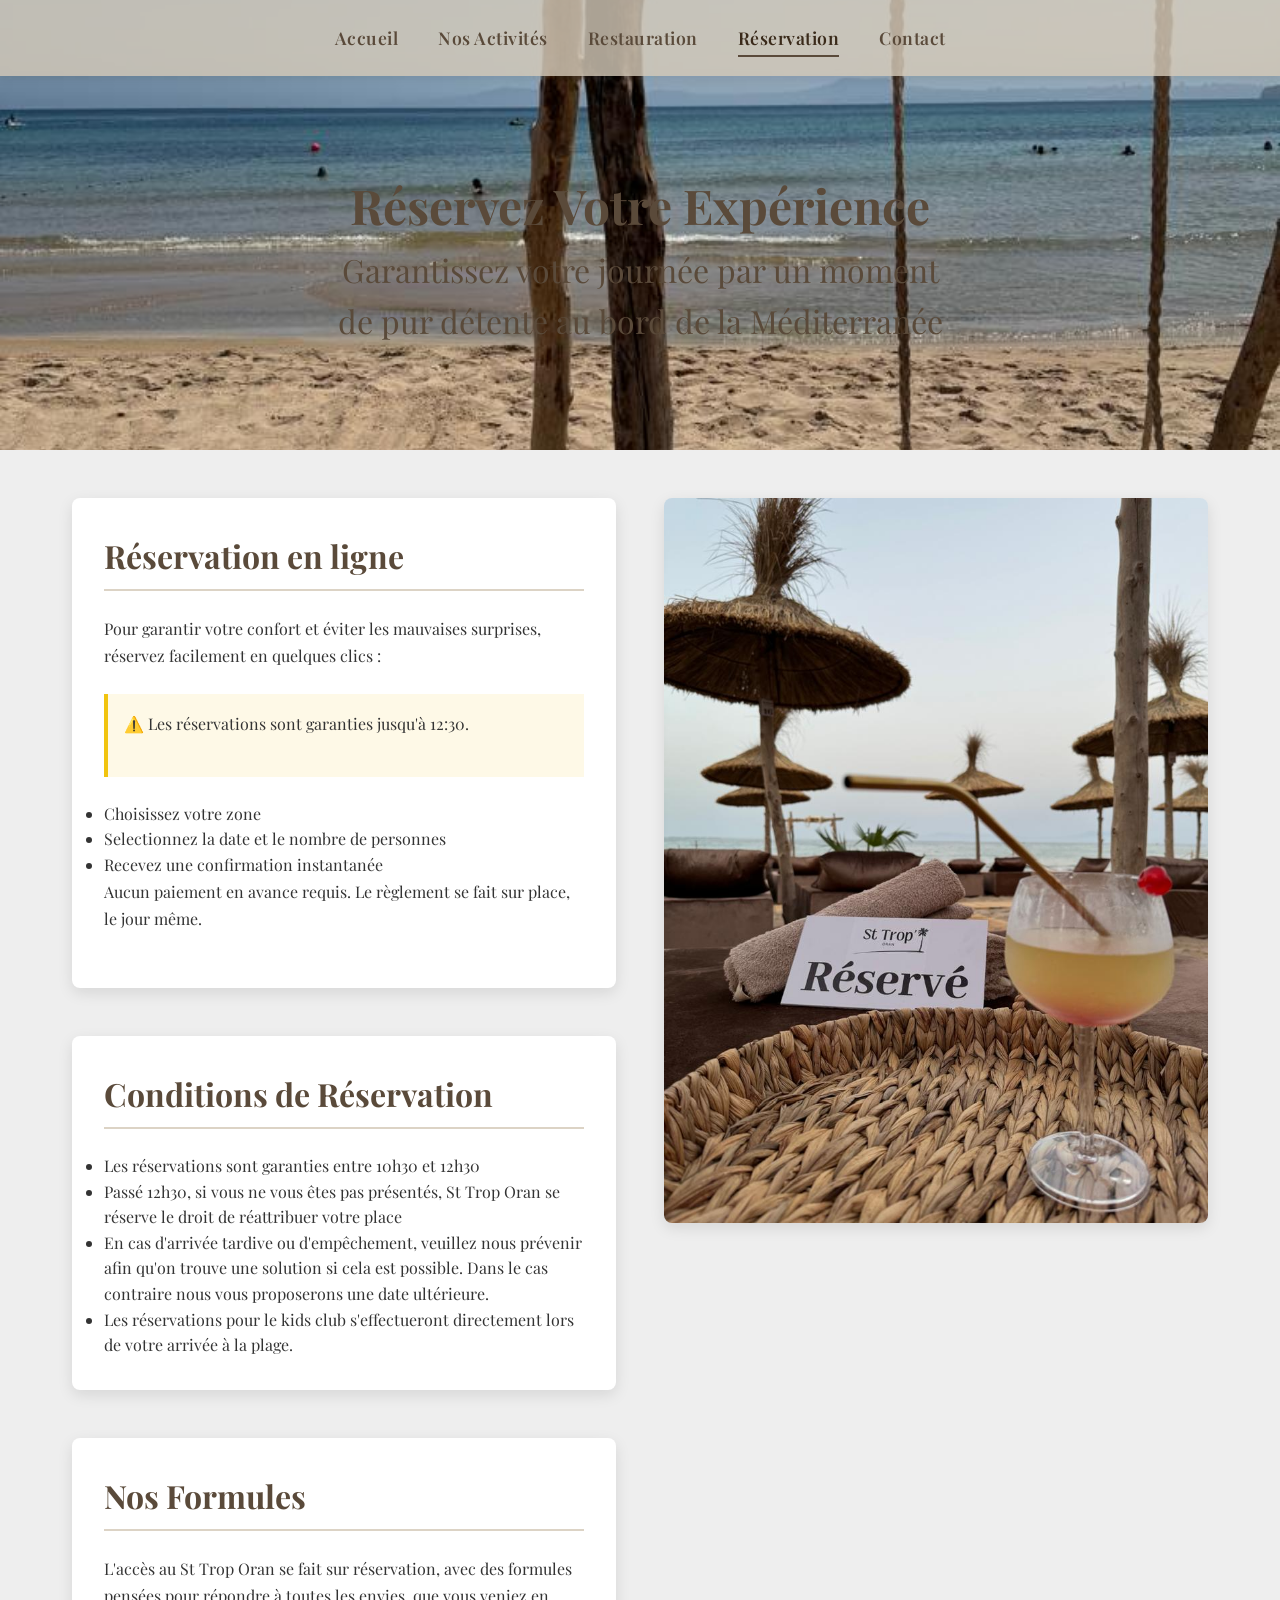
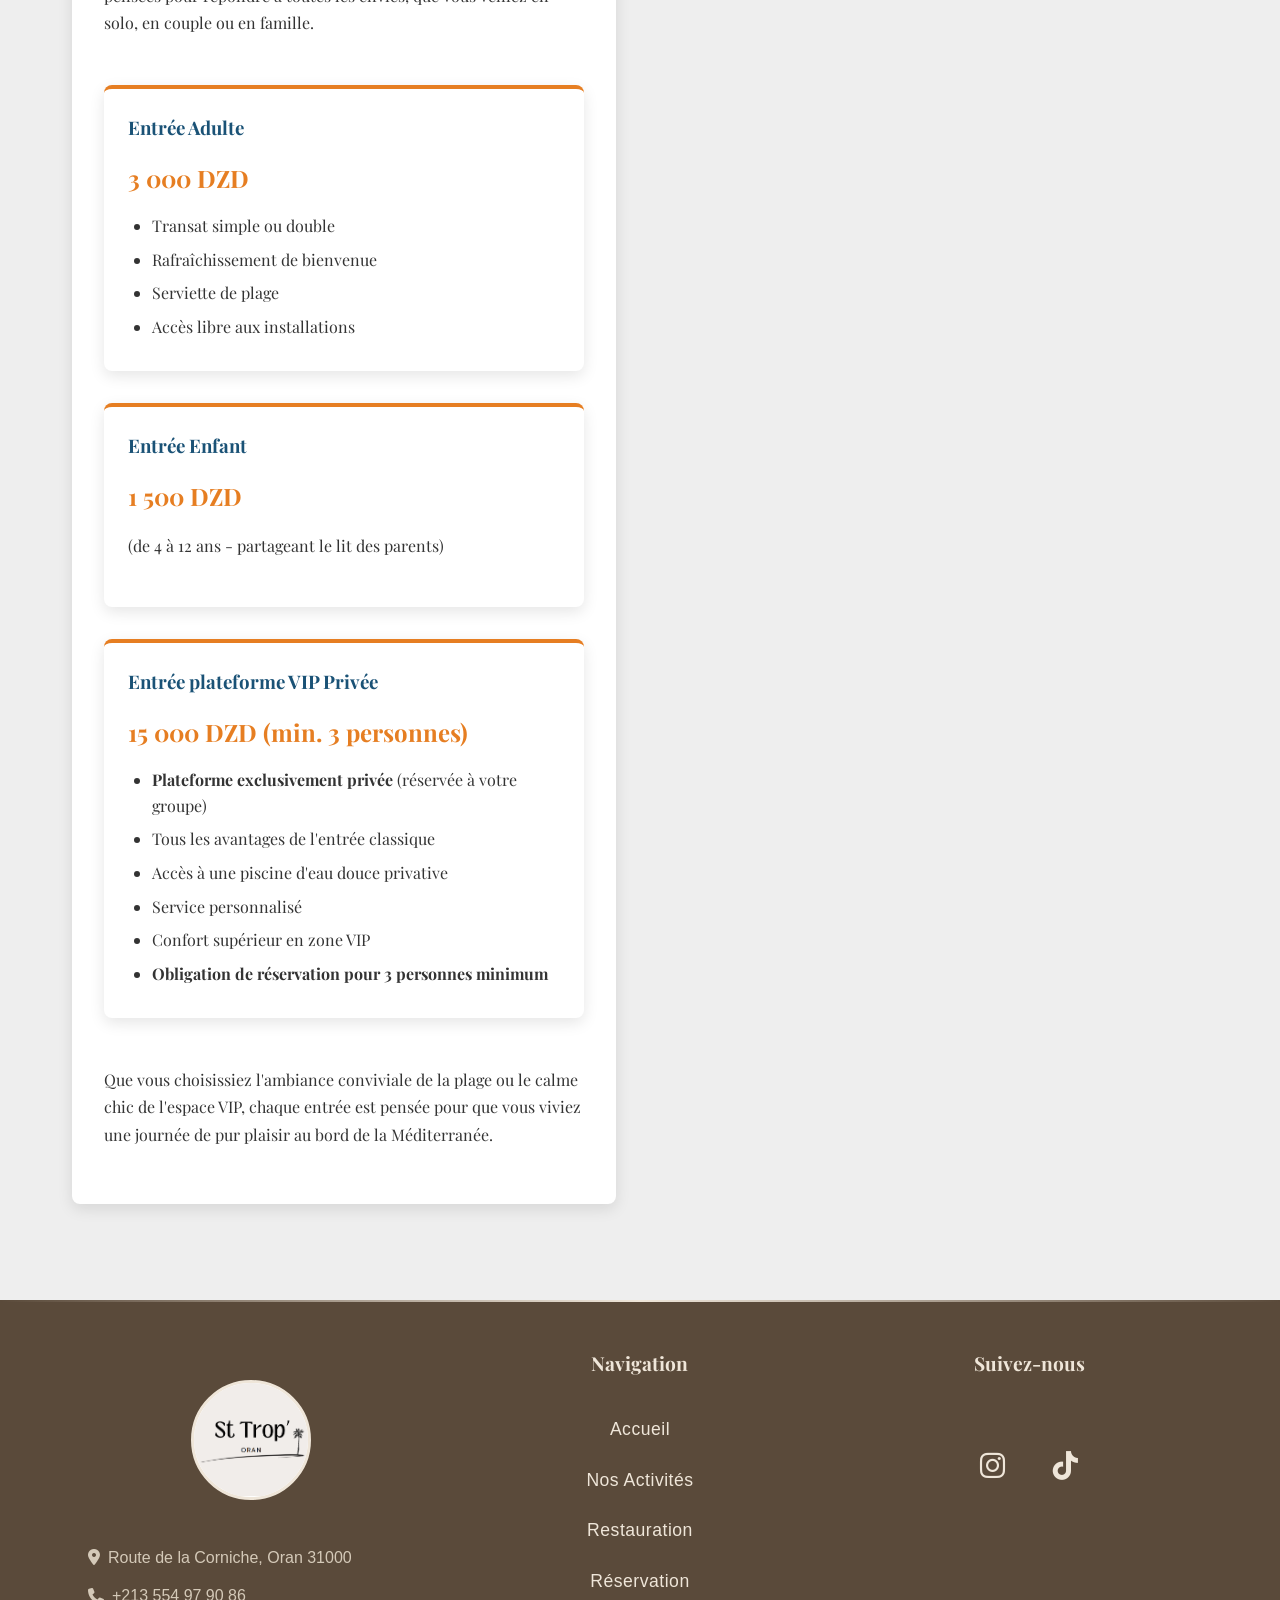
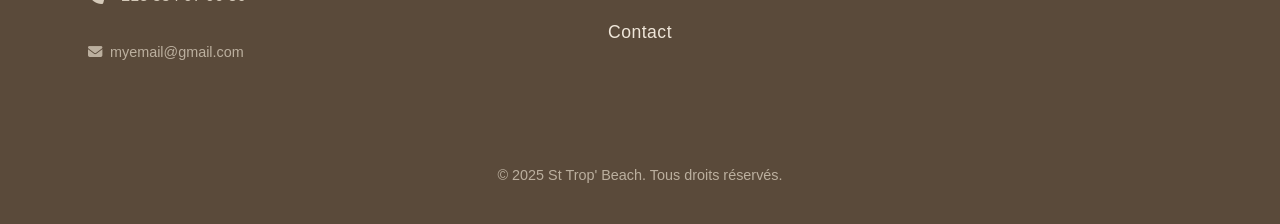
<file: sttrop-reservation.html>
<!DOCTYPE html>
<html lang="fr">
<head>
    <meta charset="UTF-8">
    <meta name="viewport" content="width=device-width, initial-scale=1.0">
    <title>St Trop' Beach - Réservation</title>
    <link rel="stylesheet" href="sttrop-style.css">
    
    <link rel="stylesheet" href="https://cdnjs.cloudflare.com/ajax/libs/font-awesome/6.7.2/css/all.min.css" integrity="sha512-Evv84Mr4kqVGRNSgIGL/F/aIDqQb7xQ2vcrdIwxfjThSH8CSR7PBEakCr51Ck+w+/U6swU2Im1vVX0SVk9ABhg==" crossorigin="anonymous" referrerpolicy="no-referrer" />
    <link href="https://fonts.googleapis.com/css2?family=Playfair+Display:wght@700&display=swap" rel="stylesheet">
</head>
<body>
    <header>

        <button class="mobile-nav-toggle" aria-controls="primary-navigation" aria-expanded="false">
            <i class="fas fa-bars"></i>
            <span class="sr-only">Menu</span>
        </button>
        <nav aria-label="Navigation principale">
            <ul id="primary-navigation" data-visible="false">
                <li><a href="sttrop-index.html">Accueil</a></li>
                <li><a href="sttrop-about.html">Nos Activités</a></li>
                <li><a href="sttrop-restauration.html">Restauration</a></li>
                <li><a href="sttrop-reservation.html" class="active">Réservation</a></li>
                <li><a href="sttrop-contact.html">Contact</a></li>
            </ul>
        </nav>
    </header>






    <main>
        <section class="reservation-hero">
            <div class="hero-content">
                <h1>Réservez Votre Expérience</h1>
                <p>Garantissez votre journée par un moment de pur détente au bord de la Méditerranée</p>
            </div>
        </section>

        <section class="reservation-container">
            <div class="reservation-content">
                <div class="info-section">
                    <h2>Réservation en ligne</h2>
                    <p>Pour garantir votre confort et éviter les mauvaises surprises, réservez facilement en quelques clics :</p>
                    
                    <div class="warning-note">
                        <p>⚠️ Les réservations sont garanties jusqu'à 12:30.</p>
                    </div>
                    
                    <ul>
                        <li>Choisissez votre zone</li>
                        <li>Selectionnez la date et le nombre de personnes</li>
                        <li>Recevez une confirmation instantanée</li>
                    </ul>
                    
                    <p>Aucun paiement en avance requis. Le règlement se fait sur place, le jour même.</p>
                </div>

                <div class="info-section">
                    <h2>Conditions de Réservation</h2>
                    <ul>
                        <li>Les réservations sont garanties entre 10h30 et 12h30</li>
                        <li>Passé 12h30, si vous ne vous êtes pas présentés, St Trop Oran se réserve le droit de réattribuer votre place</li>
                        <li>En cas d'arrivée tardive ou d'empêchement, veuillez nous prévenir afin qu'on trouve une solution si cela est possible. Dans le cas contraire nous vous proposerons une date ultérieure.</li>
                        <li>Les réservations pour le kids club s'effectueront directement lors de votre arrivée à la plage.</li>
                    </ul>
                </div>

                <div class="info-section">
                    <h2>Nos Formules</h2>
                    <p>L'accès au St Trop Oran se fait sur réservation, avec des formules pensées pour répondre à toutes les envies, que vous veniez en solo, en couple ou en famille.</p>
                    
                    <div class="price-cards">
                        <div class="price-card">
                            <h3>Entrée Adulte</h3>
                            <div class="price">3 000 DZD</div>
                            <ul>
                                <li>Transat simple ou double</li>
                                <li>Rafraîchissement de bienvenue</li>
                                <li>Serviette de plage</li>
                                <li>Accès libre aux installations</li>
                            </ul>
                        </div>
                        
                        <div class="price-card">
                            <h3>Entrée Enfant</h3>
                            <div class="price">1 500 DZD</div>
                            <p>(de 4 à 12 ans - partageant le lit des parents)</p>
                        </div>
                        <div class="price-card">
                            <h3>Entrée plateforme VIP <span class="private-badge">Privée</span></h3>
                            <div class="price">15 000 DZD <span class="group-note">(min. 3 personnes)</span></div>
                            <ul>
                                <li><strong>Plateforme exclusivement privée</strong> (réservée à votre groupe)</li>
                                <li>Tous les avantages de l'entrée classique</li>
                                <li>Accès à une piscine d'eau douce privative</li>
                                <li>Service personnalisé</li>
                                <li>Confort supérieur en zone VIP</li>
                                <li><strong>Obligation de réservation pour 3 personnes minimum</strong></li>
                            </ul>
                        </div>
                    </div>
                    
                    <p>Que vous choisissiez l'ambiance conviviale de la plage ou le calme chic de l'espace VIP, chaque entrée est pensée pour que vous viviez une journée de pur plaisir au bord de la Méditerranée.</p>
                </div>
            </div>
            
            <div class="reservation-image">
                <img src="sttrop-img-reservation.jpg" alt="Espace VIP du St Trop Oran avec transats face à la mer" loading="lazy">
            </div>
        </section>
    </main>






    <footer class="site-footer">
        <div class="footer-container">
            <!-- Left Column - Contact Info -->
            <div class="footer-column contact-info">
                <div class="logo">
                    <img src="sttrop-img-logo.jpg" alt="St Trop' Beach Logo">
                </div>
                <div class="contact-details">
                    <p><i class="fa-solid fa-location-dot"></i> Route de la Corniche, Oran 31000</p>
                    <p><i class="fa-solid fa-phone"></i> +213 554 97 90 86</p>
                    <p><i class="fa-solid fa-envelope"></i> myemail@gmail.com</p>
                </div>
            </div>
    
            <!-- Middle Column - Navigation -->
            <div class="footer-column navigation">
                <h3>Navigation</h3>
                <nav>
                    <ul>
                        <li><a href="sttrop-index.html">Accueil</a></li>
                        <li><a href="sttrop-about.html">Nos Activités</a></li>
                        <li><a href="sttrop-restauration.html">Restauration</a></li>
                        <li><a href="sttrop-reservation.html">Réservation</a></li>
                        <li><a href="sttrop-contact.html">Contact</a></li>
                    </ul>
                </nav>
            </div>
    
            <!-- Right Column - Social Media -->
            <div class="footer-column social-media">
                <h3>Suivez-nous</h3>
                <div class="social-icons">
                    <a href="https://www.instagram.com/st.trop.oran/" aria-label="Instagram"><i class="fa-brands fa-instagram"></i></a>
                    <a href="https://www.tiktok.com/@st.trop.oran" aria-label="TikTok"><i class="fa-brands fa-tiktok"></i></a>    
                </div>
            </div>
        </div>
    
        <!-- Footer Bottom -->
        <div class="footer-bottom">
            <p>&copy; 2025 St Trop' Beach. Tous droits réservés.</p>
        </div>
    </footer>





    <script>
        // Mobile navigation toggle
        const primaryNav = document.querySelector('#primary-navigation');
        const navToggle = document.querySelector('.mobile-nav-toggle');
        
        navToggle.addEventListener('click', () => {
            const visibility = primaryNav.getAttribute('data-visible');
            
            if (visibility === "false") {
                primaryNav.setAttribute('data-visible', "true");
                navToggle.setAttribute('aria-expanded', "true");
                document.body.classList.add('menu-open');
            } else {
                primaryNav.setAttribute('data-visible', "false");
                navToggle.setAttribute('aria-expanded', "false");
                document.body.classList.remove('menu-open');
            }
        });

        document.querySelectorAll('#primary-navigation a').forEach(link => {
    link.addEventListener('click', () => {
        primaryNav.setAttribute('data-visible', "false");
        navToggle.setAttribute('aria-expanded', "false");
        document.body.classList.remove('menu-open');
    });
});


        // Header scroll behavior
        let lastScroll = 0;
        const header = document.querySelector('header');

        window.addEventListener('scroll', () => {
    // Don't hide header if mobile menu is open
    if (primaryNav.getAttribute('data-visible') === "true") return;
    
    const currentScroll = window.scrollY;

    if (currentScroll <= 0) {
        header.classList.remove('hide');
        return;
    }

    if (currentScroll > lastScroll && !header.classList.contains('hide')) {
        header.classList.add('hide');
    } 
    else if (currentScroll < lastScroll && header.classList.contains('hide')) {
        header.classList.remove('hide');
    }

    lastScroll = currentScroll;
});

        // Lazy load images with Intersection Observer if supported
        if ('IntersectionObserver' in window) {
            const lazyImages = document.querySelectorAll('img[loading="lazy"]');
            
            const imageObserver = new IntersectionObserver((entries) => {
                entries.forEach((entry) => {
                    if (entry.isIntersecting) {
                        const img = entry.target;
                        img.src = img.dataset.src || img.src;
                        imageObserver.unobserve(img);
                    }
                });
            });

            lazyImages.forEach((img) => {
                imageObserver.observe(img);
            });

            
        }


        
</script>
<div class="nav-backdrop"></div>
    





</body>
</html>
</file>
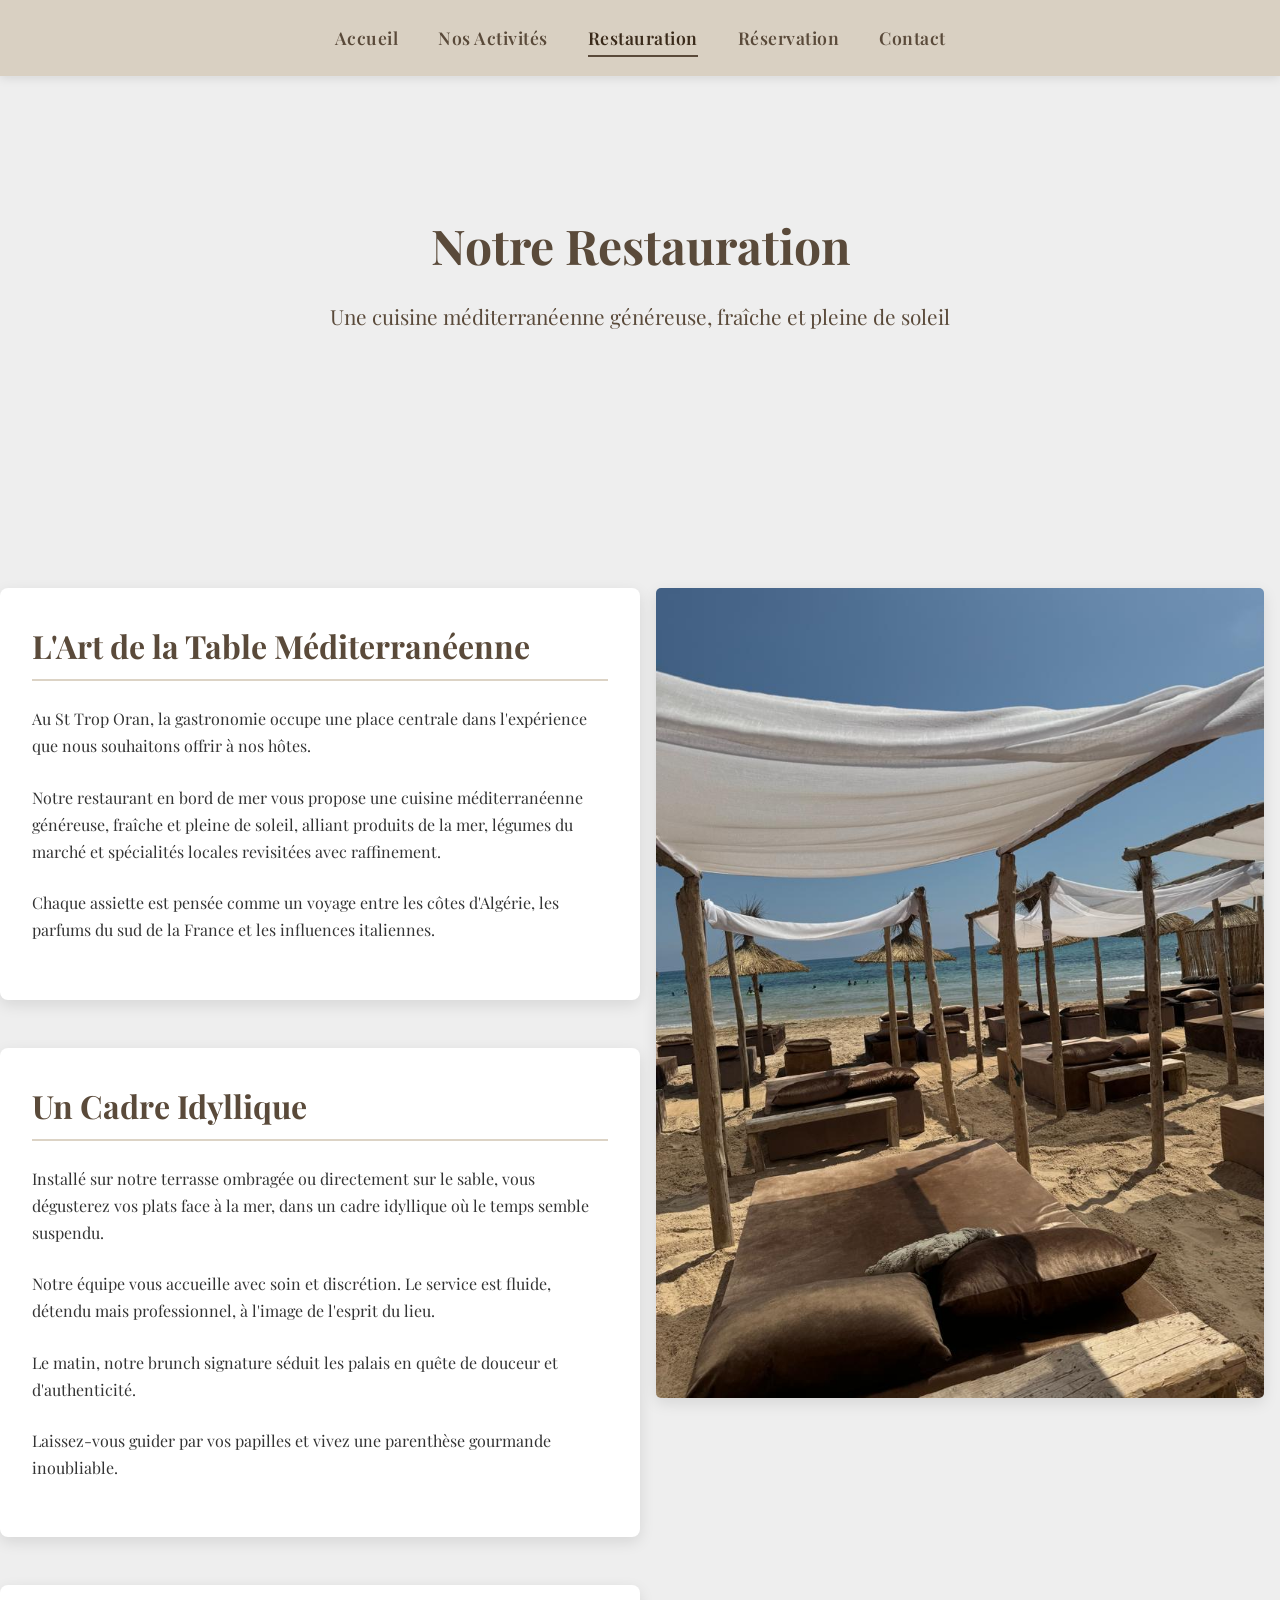
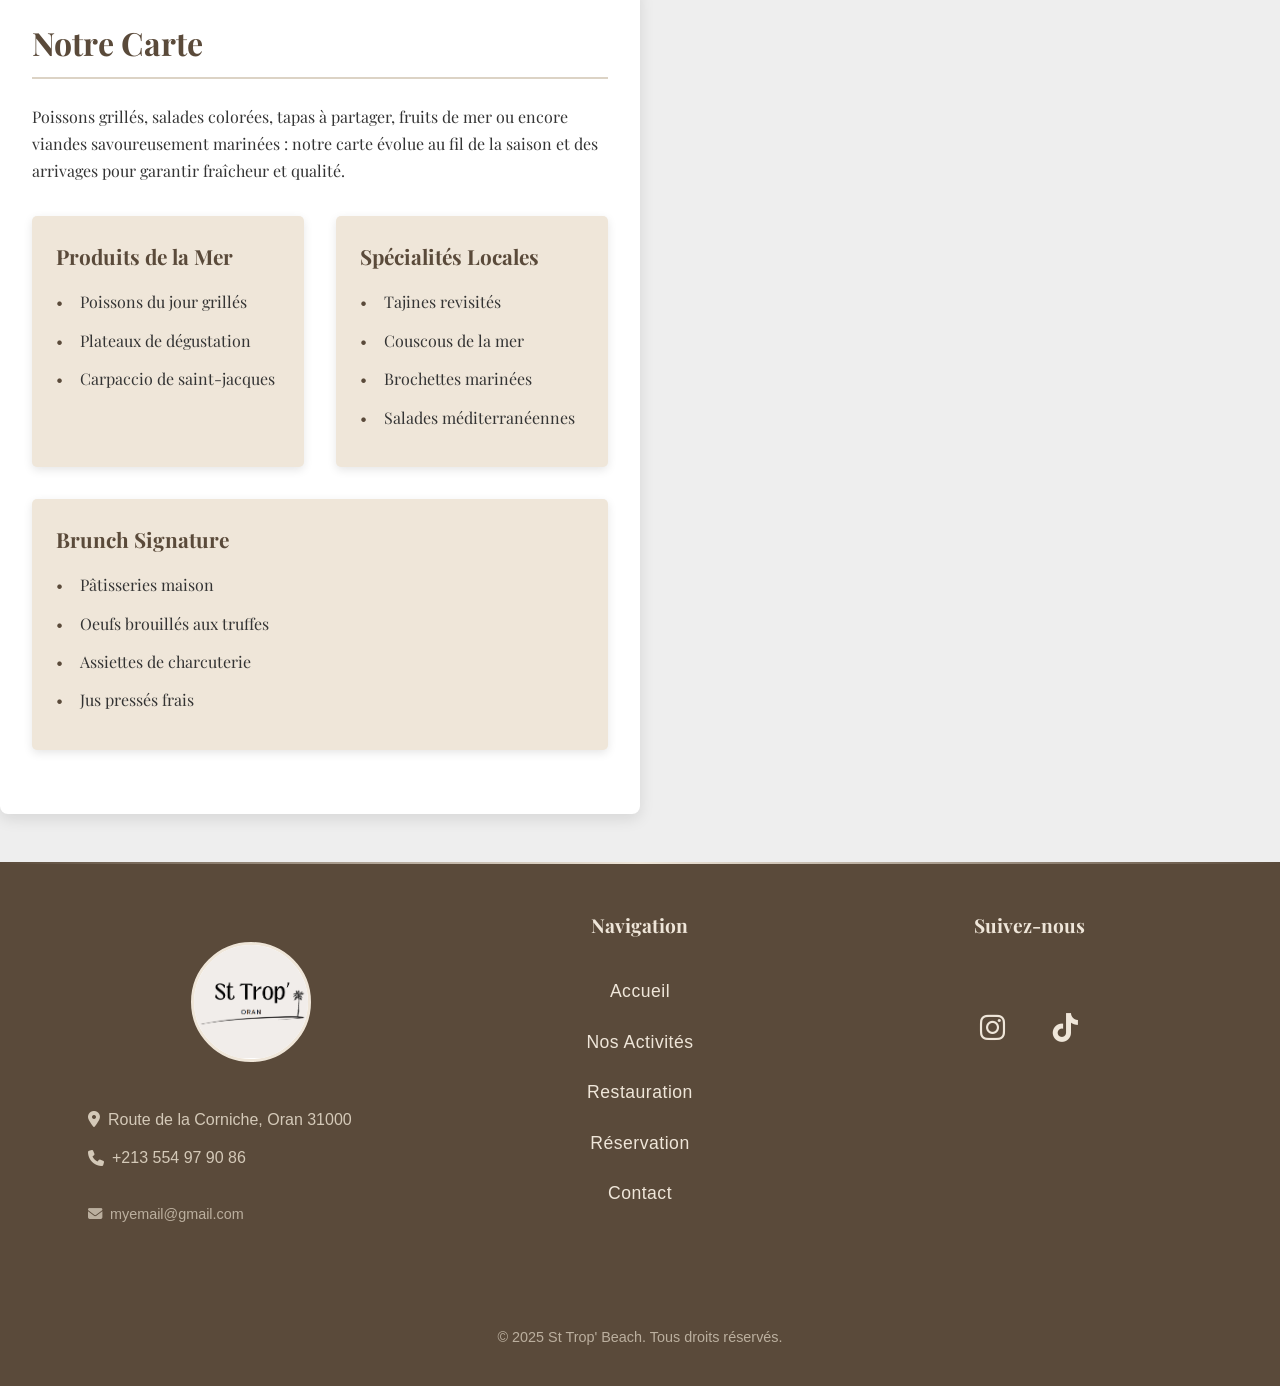
<file: sttrop-restauration.html>
<!DOCTYPE html>
<html lang="fr">
<head>
    <meta charset="UTF-8">
    <meta name="viewport" content="width=device-width, initial-scale=1.0">
    <title>St Trop' Beach - Restauration</title>
    <link rel="stylesheet" href="sttrop-style.css">
    <link rel="stylesheet" href="sttrop-style.css">
    <link rel="stylesheet" href="https://cdnjs.cloudflare.com/ajax/libs/font-awesome/6.7.2/css/all.min.css" integrity="sha512-Evv84Mr4kqVGRNSgIGL/F/aIDqQb7xQ2vcrdIwxfjThSH8CSR7PBEakCr51Ck+w+/U6swU2Im1vVX0SVk9ABhg==" crossorigin="anonymous" referrerpolicy="no-referrer" />
    <link href="https://fonts.googleapis.com/css2?family=Playfair+Display:wght@700&display=swap" rel="stylesheet">
</head>
<body>
    <header>


        <button class="mobile-nav-toggle" aria-controls="primary-navigation" aria-expanded="false">
            <i class="fas fa-bars"></i>
            <span class="sr-only">Menu</span>
        </button>
        <nav aria-label="Navigation principale">
            <ul id="primary-navigation" data-visible="false">
                <li><a href="sttrop-index.html">Accueil</a></li>
                <li><a href="sttrop-about.html">Nos Activités</a></li>
                <li><a href="sttrop-restauration.html" class="active">Restauration</a></li>
                <li><a href="sttrop-reservation.html">Réservation</a></li>
                <li><a href="sttrop-contact.html">Contact</a></li>
            </ul>
        </nav>
    </header>

    <main>
        <section class="restauration-hero">
            <div class="hero-content">
                <h1>Notre Restauration</h1>
                <p>Une cuisine méditerranéenne généreuse, fraîche et pleine de soleil</p>
            </div>
        </section>

        <section class="restauration-container">
            <div class="restauration-content">
                <div class="info-section">
                    <h2>L'Art de la Table Méditerranéenne</h2>
                    <p>Au St Trop Oran, la gastronomie occupe une place centrale dans l'expérience que nous souhaitons offrir à nos hôtes.</p>
                    <p>Notre restaurant en bord de mer vous propose une cuisine méditerranéenne généreuse, fraîche et pleine de soleil, alliant produits de la mer, légumes du marché et spécialités locales revisitées avec raffinement.</p>
                    <p>Chaque assiette est pensée comme un voyage entre les côtes d'Algérie, les parfums du sud de la France et les influences italiennes.</p>
                </div>



                <div class="info-section">
                    <h2>Un Cadre Idyllique</h2>
                    <p>Installé sur notre terrasse ombragée ou directement sur le sable, vous dégusterez vos plats face à la mer, dans un cadre idyllique où le temps semble suspendu.</p>
                    <p>Notre équipe vous accueille avec soin et discrétion. Le service est fluide, détendu mais professionnel, à l'image de l'esprit du lieu.</p>
                    <p>Le matin, notre brunch signature séduit les palais en quête de douceur et d'authenticité.</p>
                    <p>Laissez-vous guider par vos papilles et vivez une parenthèse gourmande inoubliable.</p>
                </div>



                <div class="info-section">
                    <h2>Notre Carte</h2>
                    <p>Poissons grillés, salades colorées, tapas à partager, fruits de mer ou encore viandes savoureusement marinées : notre carte évolue au fil de la saison et des arrivages pour garantir fraîcheur et qualité.</p>
                    
                    <div class="menu-cards">
                        <div class="menu-card">
                            <h3>Produits de la Mer</h3>
                            <ul>
                                <li>Poissons du jour grillés</li>
                                <li>Plateaux de dégustation</li>
                                <li>Carpaccio de saint-jacques</li>
                            </ul>
                        </div>
                        
                        <div class="menu-card">
                            <h3>Spécialités Locales</h3>
                            <ul>
                                <li>Tajines revisités</li>
                                <li>Couscous de la mer</li>
                                <li>Brochettes marinées</li>
                                <li>Salades méditerranéennes</li>
                            </ul>
                        </div>
                        
                        <div class="menu-card">
                            <h3>Brunch Signature</h3>
                            <ul>
                                <li>Pâtisseries maison</li>
                                <li>Oeufs brouillés aux truffes</li>
                                <li>Assiettes de charcuterie</li>
                                <li>Jus pressés frais</li>
                            </ul>
                        </div>
                    </div>
                </div>
            </div>
            
            <div class="restauration-image">
                <img src="sttrop-img-restauration.jpg" alt="Terrasse du restaurant avec vue sur la mer" loading="lazy">
            </div>
        </section>
    </main>

    
<footer class="site-footer">
    <div class="footer-container">
        <!-- Left Column - Contact Info -->
        <div class="footer-column contact-info">
            <div class="logo">
                <img src="sttrop-img-logo.jpg" alt="St Trop' Beach Logo">
            </div>
            <div class="contact-details">
                <p><i class="fa-solid fa-location-dot"></i> Route de la Corniche, Oran 31000</p>
                <p><i class="fa-solid fa-phone"></i> +213 554 97 90 86</p>
                <p><i class="fa-solid fa-envelope"></i> myemail@gmail.com</p>
            </div>
        </div>

        <!-- Middle Column - Navigation -->
        <div class="footer-column navigation">
            <h3>Navigation</h3>
            <nav>
                <ul>
                    <li><a href="sttrop-index.html">Accueil</a></li>
                    <li><a href="sttrop-about.html">Nos Activités</a></li>
                    <li><a href="sttrop-restauration.html">Restauration</a></li>
                    <li><a href="sttrop-reservation.html">Réservation</a></li>
                    <li><a href="sttrop-contact.html">Contact</a></li>
                </ul>
            </nav>
        </div>

        <!-- Right Column - Social Media -->
        <div class="footer-column social-media">
            <h3>Suivez-nous</h3>
            <div class="social-icons">
                <a href="https://www.instagram.com/st.trop.oran/" aria-label="Instagram"><i class="fa-brands fa-instagram"></i></a>
                <a href="https://www.tiktok.com/@st.trop.oran" aria-label="TikTok"><i class="fa-brands fa-tiktok"></i></a>
            
            </div>
        </div>
    </div>

    <!-- Footer Bottom -->
    <div class="footer-bottom">
        <p>&copy; 2025 St Trop' Beach. Tous droits réservés.</p>
    </div>
</footer>










<script>
    // Mobile navigation toggle
    const primaryNav = document.querySelector('#primary-navigation');
    const navToggle = document.querySelector('.mobile-nav-toggle');
    
    navToggle.addEventListener('click', () => {
        const visibility = primaryNav.getAttribute('data-visible');
        
        if (visibility === "false") {
            primaryNav.setAttribute('data-visible', "true");
            navToggle.setAttribute('aria-expanded', "true");
            document.body.classList.add('menu-open');
        } else {
            primaryNav.setAttribute('data-visible', "false");
            navToggle.setAttribute('aria-expanded', "false");
            document.body.classList.remove('menu-open');
        }
    });

    document.querySelectorAll('#primary-navigation a').forEach(link => {
link.addEventListener('click', () => {
    primaryNav.setAttribute('data-visible', "false");
    navToggle.setAttribute('aria-expanded', "false");
    document.body.classList.remove('menu-open');
});
});


    // Header scroll behavior
    let lastScroll = 0;
    const header = document.querySelector('header');

    window.addEventListener('scroll', () => {
// Don't hide header if mobile menu is open
if (primaryNav.getAttribute('data-visible') === "true") return;

const currentScroll = window.scrollY;

if (currentScroll <= 0) {
    header.classList.remove('hide');
    return;
}

if (currentScroll > lastScroll && !header.classList.contains('hide')) {
    header.classList.add('hide');
} 
else if (currentScroll < lastScroll && header.classList.contains('hide')) {
    header.classList.remove('hide');
}

lastScroll = currentScroll;
});

    // Lazy load images with Intersection Observer if supported
    if ('IntersectionObserver' in window) {
        const lazyImages = document.querySelectorAll('img[loading="lazy"]');
        
        const imageObserver = new IntersectionObserver((entries) => {
            entries.forEach((entry) => {
                if (entry.isIntersecting) {
                    const img = entry.target;
                    img.src = img.dataset.src || img.src;
                    imageObserver.unobserve(img);
                }
            });
        });

        lazyImages.forEach((img) => {
            imageObserver.observe(img);
        });

        
    }


    
</script>
<div class="nav-backdrop"></div>

</body>
</html>
</file>
<file: hotel-style.css>
*, *::before, *::after { box-sizing: border-box; margin: 0; padding: 0; }
html { scroll-behavior: smooth; }
body { font-family: 'Inter', sans-serif; background: #FFFBF5; color: #111; }
a { text-decoration: none; color: inherit; }
img { max-width: 100%; display: block; }

/* NAVBAR */
.navbar { position: fixed; top: 0; left: 0; right: 0; z-index: 1000; transition: all .4s; }
.navbar.scrolled { background: rgba(255,255,255,.97); backdrop-filter: blur(12px); border-bottom: 1px solid #fff0e0; box-shadow: 0 2px 20px rgba(0,0,0,.06); }
.nav-inner { max-width: 1100px; margin: 0 auto; padding: 16px 20px; display: flex; align-items: center; justify-content: space-between; }
.logo { display: flex; align-items: center; gap: 10px; }
.logo-icon { width: 36px; height: 36px; border-radius: 10px; background: linear-gradient(135deg,#fb923c,#fbbf24); display: flex; align-items: center; justify-content: center; color: #fff; font-weight: 900; font-size: 13px; }
.logo-name { font-weight: 900; font-size: 17px; display: block; line-height: 1.1; color: #111; }
.logo-sub { font-size: 11px; color: #fb923c; font-weight: 600; display: block; }
.nav-links { display: flex; align-items: center; gap: 4px; }
.nav-links a { padding: 8px 16px; border-radius: 999px; font-size: 14px; font-weight: 600; color: #555; transition: all .2s; }
.nav-links a:hover, .nav-links a.active { color: #fb923c; background: #fff7ed; }
.btn-nav { background: linear-gradient(135deg,#fb923c,#fbbf24) !important; color: #fff !important; box-shadow: 0 4px 14px rgba(251,146,60,.35); }
.btn-nav:hover { opacity: .9; }
.hamburger { display: none; background: #fff7ed; border: none; font-size: 20px; cursor: pointer; width: 36px; height: 36px; border-radius: 50%; color: #fb923c; }
.mobile-menu { display: none; flex-direction: column; background: #fff; border-top: 1px solid #fff0e0; padding: 12px 20px; gap: 4px; }
.mobile-menu a { padding: 12px 16px; border-radius: 12px; font-weight: 600; color: #555; font-size: 14px; }
.mobile-menu a:hover { background: #fff7ed; color: #fb923c; }
.mobile-menu.open { display: flex; }

/* HERO */
.hero { position: relative; height: 100vh; display: flex; align-items: center; justify-content: center; overflow: hidden; }
.hero-slides { position: absolute; inset: 0; }
.slide { position: absolute; inset: 0; background-size: cover; background-position: center; opacity: 0; transition: opacity 1s; }
.slide.active { opacity: 1; }
.hero-overlay { position: absolute; inset: 0; background: linear-gradient(to bottom, rgba(0,0,0,.2), rgba(0,0,0,.3), rgba(0,0,0,.6)); }
.hero-content { position: relative; z-index: 2; text-align: center; color: #fff; padding: 0 20px; max-width: 800px; }
.hero-badge { display: inline-flex; align-items: center; gap: 6px; background: rgba(255,255,255,.2); border: 1px solid rgba(255,255,255,.3); border-radius: 999px; padding: 6px 16px; font-size: 13px; font-weight: 500; margin-bottom: 20px; backdrop-filter: blur(6px); }
.hero-content h1 { font-size: clamp(56px,10vw,96px); font-weight: 900; line-height: 1; margin-bottom: 8px; }
.white { color: #fff; }
.gold { color: #fbbf24; }
.hero-sub { font-size: 20px; font-weight: 300; color: rgba(255,255,255,.85); margin-bottom: 10px; }
.hero-desc { color: rgba(255,255,255,.65); font-size: 16px; margin-bottom: 36px; max-width: 440px; margin-left: auto; margin-right: auto; }
.hero-btns { display: flex; gap: 14px; justify-content: center; flex-wrap: wrap; }
.slide-dots { position: absolute; bottom: 90px; left: 50%; transform: translateX(-50%); z-index: 3; display: flex; gap: 6px; }
.dot { width: 8px; height: 8px; border-radius: 999px; background: rgba(255,255,255,.5); cursor: pointer; transition: all .3s; border: none; }
.dot.active { background: #fff; width: 24px; }

/* BUTTONS */
.btn-primary { background: linear-gradient(135deg,#fb923c,#fbbf24); color: #fff; font-weight: 700; padding: 14px 28px; border-radius: 999px; border: none; cursor: pointer; font-size: 14px; transition: all .3s; box-shadow: 0 6px 20px rgba(251,146,60,.35); display: inline-block; text-align: center; }
.btn-primary:hover { opacity: .9; transform: translateY(-1px); }
.btn-outline { background: rgba(255,255,255,.2); border: 1.5px solid rgba(255,255,255,.4); color: #fff; font-weight: 600; padding: 14px 28px; border-radius: 999px; cursor: pointer; font-size: 14px; transition: all .3s; backdrop-filter: blur(4px); display: inline-block; }
.btn-outline:hover { background: rgba(255,255,255,.3); }
.btn-outline-dark { background: #fff; border: 2px solid #e5e7eb; color: #555; font-weight: 700; padding: 14px 28px; border-radius: 999px; cursor: pointer; font-size: 14px; transition: all .2s; }
.btn-white { background: #fff; color: #ea580c; font-weight: 900; padding: 14px 28px; border-radius: 999px; border: none; cursor: pointer; font-size: 14px; transition: all .2s; display: inline-block; }
.btn-white:hover { background: #fff7ed; }
.full-width { width: 100%; }
.link-arrow { color: #fb923c; font-weight: 700; font-size: 14px; display: inline-flex; align-items: center; gap: 4px; transition: gap .2s; }
.link-arrow:hover { gap: 10px; }

/* BOOKING BAR */
.booking-bar-section { position: relative; z-index: 20; margin: -36px 16px 0; max-width: 900px; margin-left: auto; margin-right: auto; }
.booking-bar { background: #fff; border-radius: 20px; box-shadow: 0 20px 60px rgba(0,0,0,.1); padding: 24px 28px; display: flex; align-items: center; gap: 20px; flex-wrap: wrap; border: 1px solid #fff0e0; }
.booking-field { flex: 1; min-width: 140px; }
.booking-field label { display: block; font-size: 11px; color: #9ca3af; font-weight: 700; text-transform: uppercase; letter-spacing: .06em; margin-bottom: 4px; }
.booking-field input, .booking-field select { width: 100%; border: none; outline: none; font-size: 14px; font-weight: 600; color: #374151; background: transparent; font-family: inherit; }
.divider { width: 1px; height: 40px; background: #e5e7eb; flex-shrink: 0; }
.btn-check { background: linear-gradient(135deg,#fb923c,#fbbf24); color: #fff; font-weight: 700; padding: 14px 22px; border-radius: 14px; white-space: nowrap; font-size: 13px; transition: all .3s; box-shadow: 0 4px 14px rgba(251,146,60,.3); }
.btn-check:hover { opacity: .9; }

/* SECTIONS */
.section { padding: 80px 20px; max-width: 1100px; margin: 0 auto; }
.section-label { font-size: 12px; font-weight: 700; color: #fb923c; text-transform: uppercase; letter-spacing: .1em; margin-bottom: 8px; }
.section-label.gold { color: #fbbf24; }
.section h2 { font-size: clamp(32px,5vw,52px); font-weight: 900; color: #111; margin-bottom: 48px; }
.bg-light { background: linear-gradient(to bottom,rgba(251,146,60,.05),rgba(251,191,36,.03)); }
.text-muted { color: #6b7280; font-size: 15px; line-height: 1.7; }
.orange { color: #fb923c; }

/* GRIDS */
.cards-4 { display: grid; grid-template-columns: repeat(auto-fit,minmax(200px,1fr)); gap: 20px; }
.cards-3 { display: grid; grid-template-columns: repeat(auto-fit,minmax(280px,1fr)); gap: 24px; }
.cards-2 { display: grid; grid-template-columns: repeat(auto-fit,minmax(300px,1fr)); gap: 20px; }
.two-col { display: grid; grid-template-columns: 1fr 1fr; gap: 60px; align-items: center; }
@media(max-width:768px){ .two-col { grid-template-columns: 1fr; gap: 32px; } }

/* AMENITY CARDS */
.amenity-card { background: #fff; border-radius: 20px; padding: 28px 20px; text-align: center; box-shadow: 0 2px 12px rgba(0,0,0,.05); border: 1px solid #fff0e0; transition: all .3s; cursor: default; }
.amenity-card:hover { box-shadow: 0 12px 40px rgba(0,0,0,.1); transform: translateY(-4px); }
.amenity-icon { font-size: 32px; margin-bottom: 12px; }
.amenity-card p { font-weight: 700; font-size: 14px; color: #1f2937; }

/* ROOM CARDS */
.rooms-section { background: linear-gradient(to bottom,rgba(251,146,60,.06),rgba(251,191,36,.03)); padding: 80px 20px; }
.rooms-section h2, .rooms-section .section-label { text-align: center; }
.rooms-section > * { max-width: 1100px; margin-left: auto; margin-right: auto; }
.room-card { background: #fff; border-radius: 24px; overflow: hidden; box-shadow: 0 4px 20px rgba(0,0,0,.07); transition: all .4s; }
.room-card:hover { box-shadow: 0 20px 60px rgba(0,0,0,.12); transform: translateY(-8px); }
.room-img { height: 220px; background-size: cover; background-position: center; position: relative; overflow: hidden; transition: transform .5s; }
.room-card:hover .room-img { transform: scale(1.05); }
.room-price { position: absolute; top: 14px; right: 14px; background: rgba(0,0,0,.65); color: #fff; font-size: 12px; font-weight: 700; padding: 6px 12px; border-radius: 999px; backdrop-filter: blur(4px); }
.room-body { padding: 20px; }
.stars { color: #fbbf24; font-size: 14px; margin-bottom: 6px; }
.room-body h3 { font-weight: 900; font-size: 18px; margin-bottom: 6px; }
.room-body p { color: #6b7280; font-size: 13px; margin-bottom: 16px; }

/* SELECTABLE ROOMS */
.room-card.selectable { cursor: pointer; border: 2px solid transparent; }
.room-card.selectable.selected { border-color: #fb923c; box-shadow: 0 0 0 4px rgba(251,146,60,.15); }
.tags { display: flex; flex-wrap: wrap; gap: 6px; margin-top: 10px; }
.tags span { background: #fff7ed; color: #ea580c; font-size: 12px; padding: 3px 10px; border-radius: 999px; font-weight: 500; }

/* TESTIMONIALS */
.testi-card { background: #fff; border-radius: 24px; padding: 28px; box-shadow: 0 2px 12px rgba(0,0,0,.05); border: 1px solid #fff0e0; transition: all .3s; }
.testi-card:hover { box-shadow: 0 12px 40px rgba(0,0,0,.08); }
.testi-text { color: #4b5563; font-size: 14px; line-height: 1.7; font-style: italic; margin: 12px 0 20px; }
.testi-author { display: flex; align-items: center; gap: 12px; }
.testi-avatar { width: 40px; height: 40px; border-radius: 50%; background: linear-gradient(135deg,#fb923c,#fbbf24); color: #fff; font-weight: 900; font-size: 16px; display: flex; align-items: center; justify-content: center; flex-shrink: 0; }
.testi-author strong { display: block; font-size: 14px; color: #111; }
.testi-author span { font-size: 12px; color: #9ca3af; }

/* CTA BANNER */
.cta-section { padding: 0 16px 80px; max-width: 1100px; margin: 0 auto; }
.cta-banner { border-radius: 28px; overflow: hidden; height: 260px; background-image: url('https://images.unsplash.com/photo-1540541338537-1220059d9e28?w=1200&q=80'); background-size: cover; background-position: center; position: relative; display: flex; align-items: center; justify-content: center; }
.cta-overlay { position: absolute; inset: 0; background: linear-gradient(135deg,rgba(234,88,12,.8),rgba(251,191,36,.8)); }
.cta-content { position: relative; z-index: 2; text-align: center; color: #fff; }
.cta-content h3 { font-size: 36px; font-weight: 900; margin-bottom: 8px; }
.cta-content p { color: rgba(255,255,255,.8); margin-bottom: 24px; }

/* PAGE HERO */
.page-hero { height: 300px; background-size: cover; background-position: center; position: relative; display: flex; align-items: center; justify-content: center; margin-top: 0; }
.page-hero-content { position: relative; z-index: 2; text-align: center; }
.page-hero-content h1 { font-size: clamp(40px,7vw,64px); font-weight: 900; }

/* STATS BAR */
.stats-bar { background: linear-gradient(135deg,#fb923c,#fbbf24); padding: 48px 20px; display: flex; justify-content: center; gap: 60px; flex-wrap: wrap; text-align: center; }
.stat { }
.stat-num { display: block; font-size: 44px; font-weight: 900; color: #fff; line-height: 1; }
.stat span { color: rgba(255,255,255,.75); font-size: 14px; display: block; margin-top: 4px; }

/* ABOUT - IMG CARD */
.rounded-img { border-radius: 24px; object-fit: cover; height: 340px; width: 100%; box-shadow: 0 20px 60px rgba(0,0,0,.15); }
.img-card-wrap { position: relative; }
.award-badge { position: absolute; bottom: -20px; left: -20px; background: #fff; border-radius: 16px; box-shadow: 0 8px 32px rgba(0,0,0,.12); padding: 14px 18px; display: flex; align-items: center; gap: 12px; font-size: 24px; }
.award-badge div strong { display: block; font-size: 13px; font-weight: 900; color: #111; }
.award-badge div span { font-size: 11px; color: #9ca3af; }

/* VALUES */
.value-card { display: flex; gap: 18px; background: #fff; padding: 28px; border-radius: 24px; box-shadow: 0 2px 12px rgba(0,0,0,.05); border: 1px solid #fff0e0; align-items: flex-start; transition: box-shadow .3s; }
.value-card:hover { box-shadow: 0 12px 40px rgba(0,0,0,.08); }
.value-icon { width: 48px; height: 48px; border-radius: 14px; display: flex; align-items: center; justify-content: center; font-size: 22px; flex-shrink: 0; }
.value-icon.green { background: #d1fae5; }
.value-icon.rose { background: #ffe4e6; }
.value-icon.blue { background: #dbeafe; }
.value-icon.amber { background: #fef3c7; }
.value-card h3 { font-weight: 900; font-size: 16px; margin-bottom: 6px; }
.value-card p { color: #6b7280; font-size: 14px; line-height: 1.6; }

/* TEAM */
.team-grid { display: grid; grid-template-columns: repeat(auto-fit,minmax(160px,1fr)); gap: 24px; text-align: center; }
.team-member img { width: 96px; height: 96px; border-radius: 18px; object-fit: cover; margin: 0 auto 10px; box-shadow: 0 4px 16px rgba(0,0,0,.1); transition: all .3s; }
.team-member:hover img { box-shadow: 0 12px 40px rgba(0,0,0,.15); transform: translateY(-4px); }
.team-member strong { display: block; font-size: 14px; font-weight: 900; color: #111; }
.team-member span { font-size: 12px; color: #fb923c; font-weight: 600; }

/* GALLERY */
.filter-bar { display: flex; flex-wrap: wrap; justify-content: center; gap: 8px; margin-bottom: 32px; }
.filter-btn { padding: 8px 20px; border-radius: 999px; font-size: 13px; font-weight: 700; text-transform: capitalize; cursor: pointer; border: 1.5px solid #e5e7eb; background: #fff; color: #6b7280; transition: all .3s; }
.filter-btn.active { background: linear-gradient(135deg,#fb923c,#fbbf24); color: #fff; border-color: transparent; box-shadow: 0 4px 14px rgba(251,146,60,.35); }
.gallery-grid { display: grid; grid-template-columns: repeat(auto-fill,minmax(220px,1fr)); gap: 14px; auto-rows: 180px; }
.g-item { position: relative; border-radius: 18px; overflow: hidden; cursor: pointer; height: 180px; }
.g-item.big { grid-column: span 2; grid-row: span 2; height: 374px; }
.g-item img { width: 100%; height: 100%; object-fit: cover; transition: transform .5s; }
.g-item:hover img { transform: scale(1.08); }
.g-zoom { position: absolute; inset: 0; background: rgba(0,0,0,0); display: flex; align-items: center; justify-content: center; font-size: 24px; opacity: 0; transition: all .3s; }
.g-item:hover .g-zoom { background: rgba(0,0,0,.3); opacity: 1; }
.g-label { position: absolute; bottom: 0; left: 0; right: 0; background: linear-gradient(to top,rgba(0,0,0,.7),transparent); color: #fff; padding: 12px 14px 10px; font-size: 13px; font-weight: 700; transform: translateY(100%); transition: transform .3s; }
.g-item:hover .g-label { transform: translateY(0); }
.g-item.hidden { display: none; }

/* LIGHTBOX */
.lightbox { display: none; position: fixed; inset: 0; background: rgba(0,0,0,.92); z-index: 2000; align-items: center; justify-content: center; flex-direction: column; }
.lightbox.open { display: flex; }
.lightbox img { max-width: 90vw; max-height: 82vh; border-radius: 16px; object-fit: contain; box-shadow: 0 30px 80px rgba(0,0,0,.5); }
.lightbox p { color: rgba(255,255,255,.65); margin-top: 14px; font-size: 14px; }
.lightbox-close { position: absolute; top: 20px; right: 20px; background: rgba(255,255,255,.15); border: none; color: #fff; font-size: 20px; width: 40px; height: 40px; border-radius: 50%; cursor: pointer; display: flex; align-items: center; justify-content: center; transition: background .2s; z-index: 10; }
.lightbox-close:hover { background: rgba(255,255,255,.25); }

/* CONTACT */
.info-card { background: #fff; border-radius: 20px; padding: 28px 20px; text-align: center; box-shadow: 0 2px 12px rgba(0,0,0,.05); border: 1px solid #fff0e0; transition: all .3s; }
.info-card:hover { box-shadow: 0 12px 40px rgba(0,0,0,.08); transform: translateY(-3px); }
.info-icon { font-size: 28px; margin-bottom: 10px; }
.info-label { font-size: 11px; color: #9ca3af; font-weight: 700; text-transform: uppercase; letter-spacing: .07em; margin-bottom: 4px; }
.info-card strong { display: block; font-size: 14px; font-weight: 700; color: #111; margin-bottom: 2px; }
.info-card span { font-size: 12px; color: #9ca3af; }
.contact-form-wrap { background: #fff; border-radius: 24px; padding: 36px; box-shadow: 0 4px 20px rgba(0,0,0,.07); border: 1px solid #fff0e0; }
.contact-form-wrap h2 { font-size: 26px; font-weight: 900; margin-bottom: 6px; }
.reach-card, .social-card { background: #fff; border-radius: 24px; padding: 28px; box-shadow: 0 2px 12px rgba(0,0,0,.05); border: 1px solid #fff0e0; margin-bottom: 16px; }
.reach-card h3, .social-card h3 { font-size: 18px; font-weight: 900; margin-bottom: 16px; }
.reach-item { display: flex; gap: 14px; margin-bottom: 14px; font-size: 20px; align-items: flex-start; }
.reach-item div strong { display: block; font-size: 14px; font-weight: 700; color: #111; }
.reach-item div p { font-size: 13px; color: #6b7280; margin-top: 3px; line-height: 1.5; }
.social-card p { color: #9ca3af; font-size: 13px; margin-bottom: 14px; }
.social-btns { display: flex; gap: 8px; flex-wrap: wrap; }
.social-btns button { background: linear-gradient(135deg,#fb923c,#fbbf24); color: #fff; border: none; padding: 8px 14px; border-radius: 10px; font-size: 13px; font-weight: 700; cursor: pointer; transition: opacity .2s; }
.social-btns button:hover { opacity: .85; }
.success-msg { text-align: center; padding: 40px 20px; }
.success-icon { width: 60px; height: 60px; border-radius: 50%; background: linear-gradient(135deg,#4ade80,#10b981); color: #fff; font-size: 28px; font-weight: 900; display: flex; align-items: center; justify-content: center; margin: 0 auto 16px; }
.success-icon.big { width: 80px; height: 80px; font-size: 36px; margin-bottom: 20px; }
.success-msg h3 { font-size: 22px; font-weight: 900; margin-bottom: 6px; }

/* FORMS */
.form-group { margin-bottom: 16px; }
.form-group label { display: block; font-size: 11px; color: #9ca3af; font-weight: 700; text-transform: uppercase; letter-spacing: .06em; margin-bottom: 6px; }
.form-group input, .form-group select, .form-group textarea { width: 100%; border: 1.5px solid #e5e7eb; border-radius: 12px; padding: 12px 14px; font-size: 14px; color: #374151; font-family: inherit; outline: none; background: #fff; transition: border-color .2s, box-shadow .2s; }
.form-group input:focus, .form-group select:focus, .form-group textarea:focus { border-color: #fb923c; box-shadow: 0 0 0 3px rgba(251,146,60,.15); }
.form-group textarea { resize: none; }
.form-row { display: grid; grid-template-columns: 1fr 1fr; gap: 14px; }
@media(max-width:600px){ .form-row { grid-template-columns: 1fr; } }
.form-card { background: #fff; border-radius: 24px; padding: 28px; box-shadow: 0 4px 20px rgba(0,0,0,.07); border: 1px solid #fff0e0; margin-bottom: 16px; }
.form-card h3 { font-size: 18px; font-weight: 900; margin-bottom: 20px; }

/* RESERVATION PAGE */
.res-page { max-width: 1100px; margin: 0 auto; padding: 100px 20px 60px; }
.res-page h1 { font-size: clamp(32px,5vw,48px); font-weight: 900; margin-bottom: 8px; }
.steps { display: flex; align-items: center; justify-content: center; gap: 8px; margin-bottom: 40px; }
.step { font-size: 13px; font-weight: 700; color: #9ca3af; padding: 6px 16px; border-radius: 999px; background: #f3f4f6; transition: all .3s; }
.step.active { background: #fb923c; color: #fff; box-shadow: 0 4px 14px rgba(251,146,60,.35); }
.step-arrow { color: #d1d5db; font-size: 18px; }
.total-bar { background: linear-gradient(135deg,rgba(251,146,60,.1),rgba(251,191,36,.08)); border-radius: 20px; padding: 20px 24px; border: 1.5px solid rgba(251,146,60,.2); display: flex; align-items: center; justify-content: space-between; flex-wrap: wrap; gap: 16px; margin-bottom: 12px; }
.price-big { font-size: 28px; font-weight: 900; color: #ea580c; }
.step-btns { display: flex; gap: 12px; }
.summary-room { display: flex; gap: 16px; padding-bottom: 20px; border-bottom: 1px solid #f3f4f6; margin-bottom: 20px; }
.summary-room img { width: 80px; height: 80px; border-radius: 14px; object-fit: cover; }
.summary-room h4 { font-weight: 900; font-size: 16px; margin-bottom: 6px; }
.summary-row { display: flex; justify-content: space-between; font-size: 14px; padding: 6px 0; }
.summary-row span:first-child { color: #6b7280; }
.summary-row span:last-child { font-weight: 600; color: #111; }
.summary-row.total { border-top: 1px solid #f3f4f6; padding-top: 12px; margin-top: 6px; }
.summary-row.total span:first-child { font-weight: 900; color: #111; }
.summary-row.total span:last-child { color: #ea580c; font-size: 20px; }
.success-big { padding: 20px 0; }

/* FOOTER */
.footer { background: #111; color: #fff; padding: 60px 20px 0; }
.footer-inner { max-width: 1100px; margin: 0 auto; display: grid; grid-template-columns: 2fr 1fr 1fr; gap: 40px; padding-bottom: 48px; border-bottom: 1px solid rgba(255,255,255,.1); }
@media(max-width:640px){ .footer-inner { grid-template-columns: 1fr; } }
.footer-brand .logo { margin-bottom: 16px; }
.footer-brand .logo-name { color: #fff; }
.footer-brand p { color: #6b7280; font-size: 14px; line-height: 1.7; max-width: 260px; margin-bottom: 16px; }
.footer-brand span { color: #6b7280; font-size: 13px; }
.footer-heading { font-size: 11px; font-weight: 700; color: #4b5563; text-transform: uppercase; letter-spacing: .08em; margin-bottom: 16px; }
.footer-col { display: flex; flex-direction: column; gap: 8px; }
.footer-col a, .footer-col span { font-size: 14px; color: #6b7280; transition: color .2s; }
.footer-col a:hover { color: #fff; }
.footer-bottom { max-width: 1100px; margin: 0 auto; padding: 24px 0; display: flex; justify-content: space-between; flex-wrap: wrap; gap: 8px; }
.footer-bottom p { font-size: 12px; color: #4b5563; }

/* RESPONSIVE */
@media(max-width:768px){
  .nav-links { display: none; }
  .hamburger { display: flex; align-items: center; justify-content: center; }
  .booking-bar { flex-direction: column; align-items: stretch; }
  .divider { display: none; }
  .hero-btns { flex-direction: column; align-items: center; }
  .g-item.big { grid-column: span 1; grid-row: span 1; height: 180px; }
  .stats-bar { gap: 32px; }
  .step-btns { flex-direction: column; }
}
</file>
<file: sttrop-style.css>
/* ===== BASE STYLES ===== */
:root {
    --primary-color: #EFE6D9;
    --secondary-color: #5A4A3A;
    --accent-color: #d4c9b8ce;
    --text-color: #333;
    --light-text: #7A6A5A;
  }
  
  * {
    margin: 0;
    padding: 0;
    box-sizing: border-box;
  }
  
  html {
    scroll-behavior: smooth;
  }
  
  body {
    background-color: #eee;
    font-family: 'Playfair Display', serif;
    color: var(--text-color);
    line-height: 1.6;
  }
  
  header {
    background: var(--accent-color); /* Semi-transparent white */
    box-shadow: 0 2px 10px rgba(0, 0, 0, 0.1);
    transition: transform 0.3s ease-in-out;
    padding: 1.5rem 2rem;
    position: fixed;
    width: 100%;
    top: 0;
    z-index: 1000;
  }
  
  nav ul {
    display: flex;
    justify-content: center;
    list-style: none;
    gap: 2.5rem;
  }
  
  nav a {
    text-decoration: none;
    color: var(--secondary-color);
    font-weight: 600;
    font-size: 1.1rem;
    letter-spacing: 0.5px;
    transition: color 0.3s ease;
    position: relative;
    padding: 0.5rem 0;
  }
  
  nav a:hover {
    color: #3A2A1A;
  }
    
  nav a.active::after {
    content: '';
    position: absolute;
    bottom: 0;
    left: 0;
    width: 100%;
    height: 2px;
    background-color: var(--secondary-color);
  }
  

  nav a.active {
    color: #3A2A1A;
    background-color: none;
}

/* Hide class for scroll behavior */
header.hide {
    transform: translateY(-100%);
}

  /* ===== HERO SECTION ===== */
  .hero {
    position: relative;
    width: 100%;
    height: 100vh;
    overflow: hidden;
    display: flex;
    align-items: center;
    justify-content: center;
    text-align: center;
    color: white;
    margin-top: 0px; /* Offset for fixed header */
  }
  
  .hero::before {
    content: "";
    background-size: cover;
    background-position: center;
    position: absolute;
    top: 0;
    left: 0;
    width: 100%;
    height: 100%;
    z-index: -1;
    filter: brightness(0.7);
  }
  
  .hero-content {
    color: white;
    font-size: 2rem;
    max-width: 800px;
    padding: 6rem;
    padding-top: 10rem;
    z-index: 1;
    animation: fadeInUp 1s ease-out;
    
  }
  
  .hero h1 {
    font-family: 'Playfair Display', serif;
    font-size: 4.5rem;
    margin-bottom: 1.5rem;
    line-height: 1.2;
    text-shadow: 1px 1px 3px rgba(0, 0, 0, 0.3);
  }
  
  .hero p {
    font-size: 1.8rem;
    margin-bottom: 2.5rem;
    text-shadow: 1px 1px 2px rgba(0, 0, 0, 0.3);
  }
  
  .btn {
    display: inline-block;
    background-color: var(--secondary-color);
    color: var(--primary-color);
    padding: 1rem 2.5rem;
    text-decoration: none;
    border-radius: 30px;
    font-size: 1.2rem;
    font-weight: 600;
    transition: all 0.3s ease;
    border: 2px solid transparent;
    letter-spacing: 0.5px;
  }
  
  .btn:hover {
    cursor: pointer;
    background-color: transparent;
    color: white;
    border-color: white;
    transform: translateY(-3px);
    box-shadow: 0 5px 15px rgba(0, 0, 0, 0.2);
  }































  .terrasse-section{
    margin-bottom: 60px;
    background-color: #eeeeee;
      overflow: hidden; /* Prevent scrolling within sections */
      width: 100%;
      padding: 2rem 0;
  }
  
  .terrasse-content{
      display: flex;
      align-items: flex-start;
      justify-content: space-between;
      max-width: 1200px;
      margin: 0 auto;
      padding: 0 1rem;
      gap: 2rem;   
     }

     .terrasse-content {
      flex-direction: row-reverse;
  }
  
  /* Image Container - 65% width */
  .terrasse-image {
    flex: 1;
    min-width: 60%;
    height: 100%;
    display: flex;
    align-items: flex-start;
  }
  
  .terrasse-image img{
      width: 100%;
      height: auto;
      object-fit: cover;
      max-height: 100%;
  }
  
.terrasse-heading{
  order: 1;
}
  
  /* Text Container - 35% width */
  .terrasse-text {
      min-width: 40%; /* Precise width instead of flex:1 */
      flex: 1;
  }
  
  /* ===== CONSERVED YOUR EXACT TEXT STYLES ===== */
  .terrasse-text h2{
      font-size: 3.5rem;
      color: #5A4A3A;
      margin-bottom: 1.5rem;
      font-family: 'Playfair Display', serif;
      line-height: 1.2;
  }
  
  .terrasse-text .sous-titre {
    order: 3;
      font-size: 1.5rem;
      color: #7A6A5A;
      margin-bottom: 2rem;
      font-style: italic;
      font-family: 'Playfair Display', serif;
  }
  
  .terrasse-text .description{
      font-size: 1.2rem;
      line-height: 1.8;
      color: #5A4A3A;
      margin-bottom: 3rem;
  }
  


/* Add this to your CSS */
.beach-cta {
    background-color: #eee;
    width: 100%;
    position: relative;
    margin-bottom: 0;
  }
  
  

/* Add inner shadow to beach image */
.beach-image-wrapper {
    width: 100%;
    height: 95vh;
    position: relative;
    overflow: hidden; /* Ensures shadow stays contained */
  }

  
  /* Ensure text stays above shadow */
  .beach-overlay {
    position: absolute;
    top: 0;
    left: 0;
    width: 100%;
    height: 100%;
    display: flex;
    justify-content: center;
    align-items: center;
    text-align: center;
    z-index: 2;
    padding: 0 2rem;
  }



  
  .beach-image-wrapper img {
    width: 100%;
    height: 100%;
    object-fit: cover;
    filter: brightness(0.7); /* Darkens the image */
  }

  
  .beach-title {
    font-family: 'Playfair Display', serif;
    font-size: 3.5rem;
    color: white;
    text-shadow: 2px 2px 8px rgba(0, 0, 0, 0.5);
    line-height: 1.3;
    letter-spacing: 1px;
  }




@media (max-width: 767px) {
    .beach-cta {
        margin-bottom: 0;
    }
    
    .beach-title {
        font-size: 2.5rem;
    }
    
    .location-section {
        padding: 4rem 1rem; /* Adjusted mobile padding */
    }
    
    .location-content {
        flex-direction: column;
        height: auto;
    }
    
    .location-text {
        width: 100%;
        padding: 0;
        order: 1;
        margin-bottom: 2rem;
    }
    
    .location-map {
        width: 100%;
        height: 400px;
        order: 2;
    }
    
    /* Typography adjustments */
    .location-text h2 {
        font-size: 2rem;
    }
    
    .location-text .sous-titre {
        font-size: 1.2rem;
    }
    
    .location-text .description,
    .location-details p {
        font-size: 1rem;
    }
}

/* ===== SMALL MOBILE (480px and below) ===== */
@media (max-width: 480px) {
    .beach-title {
        font-size: 2rem;
    }
    
    .location-section {
        padding: 3rem 1rem;
    }
    
    .location-map {
        height: 300px;
    }
}



/*restauration css*/

/* Menu Styling */
.menu-category {
    margin-bottom: 3rem;
}

.menu-category h3 {
    font-family: 'Playfair Display', serif;
    color: #5A4A3A;
    font-size: 2rem;
    border-bottom: 2px solid #D4C9B8;
    padding-bottom: 0.5rem;
    margin-bottom: 1.5rem;
}

.menu-item {
    margin-bottom: 1.5rem;
}

.menu-item h4 {
    font-size: 1.4rem;
    color: #5A4A3A;
    margin-bottom: 0.5rem;
    display: flex;
    justify-content: space-between;
}

.menu-item p {
    font-size: 1.1rem;
    color: #7A6A5A;
    font-style: italic;
    margin-left: 1rem;
}

.price {
    font-weight: 600;
    color: #5A4A3A;
}

/* Pairing Section */
.pairing {
    background-color: rgba(212, 201, 184, 0.2);
    padding: 2rem;
    border-radius: 10px;
    margin: 3rem 0;
}

/* Chef's Special */
.chef-special {
    text-align: center;
    padding: 2rem;
}

.chef-special img {
    width: 100%;
    max-height: 400px;
    object-fit: cover;
    border-radius: 10px;
    margin-top: 1rem;
}






/* ===== BASE STYLES ===== */
.algeria-section,
.terrasse-section {
  width: 100%;
  padding: 4rem 1rem;
  background-color: #eeeeee;
  box-sizing: border-box;
}

/* ===== DESKTOP LAYOUT ===== */
.algeria-content,
.terrasse-content {
  display: flex;
  align-items: flex-start;
  max-width: 1200px;
  margin: 0 auto;
  gap: 3rem;
}

/* First section - image on right */
.algeria-content {
  flex-direction: row;
}

/* Second section - image on left */
.terrasse-content {
  flex-direction: row-reverse;
}

/* Image containers */
.algeria-image,
.terrasse-image {
  flex: 0 0 60%;
}

.algeria-image img,
.terrasse-image img {
  width: 100%;
  height: auto;
  object-fit: cover;
  border-radius: 8px;
  box-shadow: 0 4px 12px rgba(0, 0, 0, 0.1);
}

/* Text containers */
.algeria-text,
.terrasse-text {
  flex: 1;
}

/* Typography */
.algeria-text h2,
.terrasse-text h2 {
  font-family: 'Playfair Display', serif;
  font-size: 3rem;
  color: #5A4A3A;
  margin-bottom: 1.5rem;
  line-height: 1.2;
}

.algeria-text .sous-titre,
.terrasse-text .sous-titre {
  font-family: 'Playfair Display', serif;
  font-size: 1.4rem;
  color: #7A6A5A;
  font-style: italic;
  margin-bottom: 2rem;
  line-height: 1.4;
}

.algeria-text .description,
.terrasse-text .description {
  font-size: 1.2rem;
  line-height: 1.6;
  color: #5A4A3A;
  margin-bottom: 1.5rem;
}

/* ===== MOBILE LAYOUT (767px and below) ===== */
@media (max-width: 767px) {
  .algeria-section,
  .terrasse-section {
    padding: 2rem 1rem;
    display: block;
  }
  
  .algeria-content,
  .terrasse-content {
    display: block;
  }

  /* Text content comes first */
  .algeria-text,
  .terrasse-text {
    width: 100%;
    display: block;
  }

  /* Image comes last */
  .algeria-image,
  .terrasse-image {
    width: 100%;
    display: block;
    margin-top: 2rem;
  }

  /* Image styling */
  .algeria-image img,
  .terrasse-image img {
    width: 100%;
    max-height: 300px;
  }

  /* Typography adjustments */
  .algeria-text h2,
  .terrasse-text h2 {
    font-size: 2rem;
    margin-bottom: 1rem;

  }

  .algeria-text .sous-titre,
  .terrasse-text .sous-titre {
    font-size: 1.2rem;
    margin-bottom: 1.5rem;

  }

  .algeria-text .description,
  .terrasse-text .description {
    font-size: 1rem;
    margin-bottom: 0;
    order: 1;

  }
}




        /* Additional styles specific to reservation page */
        .reservation-hero {
          background: url("sttrop-img-reservation-home.jpg") center/cover no-repeat;
          height: 50vh;
          display: flex;
          align-items: center;
          justify-content: center;
          text-align: center;
          color: white;
      }


        .reservation-hero .hero-content{
          color: var(--secondary-color);
          padding-top: 10rem;
          max-width: 800px;
          border-radius: 5px;
        }


      .reservation-container {
          display: flex;
          max-width: 1200px;
          margin: 3rem auto;
          padding: 0 2rem;
          gap: 3rem;
          align-items: flex-start;
      }

      .reservation-content {
          flex: 1;
      }

      .reservation-image {
          flex: 1;
          border-radius: 8px;
          overflow: hidden;
          box-shadow: 0 5px 15px rgba(0,0,0,0.1);
          position: sticky;
          top: 20px;
      }

      .reservation-image img {
          width: 100%;
          height: auto;
          display: block;
      }

      .info-section {
          background-color: white;
          padding: 2rem;
          border-radius: 8px;
          box-shadow: 0 5px 15px rgba(0,0,0,0.1);
          margin-bottom: 2rem;
      }

      .price-cards {
          display: grid;
          grid-template-columns: repeat(auto-fit, minmax(300px, 1fr));
          gap: 2rem;
          margin: 3rem 0;
      }

      .price-card {
          background-color: white;
          padding: 1.5rem;
          border-radius: 8px;
          box-shadow: 0 5px 15px rgba(0,0,0,0.1);
          border-top: 4px solid #e67e22;
      }

      .price-card h3 {
          color: #1a5276;
          margin-bottom: 1rem;
      }

      .price-card .price {
          font-size: 1.5rem;
          font-weight: bold;
          color: #e67e22;
          margin: 1rem 0;
      }

      .price-card ul {
          padding-left: 1.5rem;
      }

      .price-card li {
          margin-bottom: 0.5rem;
      }

      .warning-note {
          background-color: #fef9e7;
          border-left: 4px solid #f1c40f;
          padding: 1rem;
          margin: 1.5rem 0;
      }






      @media (max-width: 767px) {
        .price-cards {
            display: flex;
            flex-direction: column;
            align-items: center; /* Center cards horizontally */
            gap: 1.5rem;
        }
        
        .price-card {
            width: 100%;
            max-width: 350px; /* Prevent cards from getting too wide */
            margin: 0 auto; /* Center each card */
        }
        
        .price-card h3,
        .price-card .price,
        .price-card p {
            text-align: center;
        }
        
        .price-card ul {
            padding-left: 1rem;
        }
    }
    
    /* ===== SMALL MOBILE ADJUSTMENTS (below 480px) ===== */
    @media (max-width: 479px) {
        .price-card {
            max-width: 100%;
            padding: 1.2rem;
        }
        
        .price-card .price {
            font-size: 1.3rem;
        }
    }
















/* ===== LOCATION SECTION ===== */
.location-section {
  padding: 6rem 1rem;
  width: 100%;
  background-color: #eeeeee;
  box-sizing: border-box;
  margin-top: 0;
}

.location-content {
  display: flex;
  max-width: 1200px;
  margin: 0 auto;
  height: 600px; /* Fixed height for desktop */
}

.location-map {
  width: 50%;
  height: 100%;
}

.location-map iframe {
  width: 100%;
  height: 100%;
  border: none;
  border-radius: 8px;
  box-shadow: 0 4px 12px rgba(0, 0, 0, 0.1);
}

.location-text {
  width: 50%;
  padding: 0 4rem;
  display: flex;
  flex-direction: column;
  justify-content: center;
}

.location-text h2 {
  font-family: 'Playfair Display', serif;
  font-size: 3rem;
  color: #5A4A3A;
  margin-bottom: 1.5rem;
  line-height: 1.2;
}

.location-text .sous-titre {
  font-family: 'Playfair Display', serif;
  font-size: 1.4rem;
  color: #7A6A5A;
  font-style: italic;
  margin-bottom: 2rem;
  line-height: 1.4;
}

.location-text .description {
  font-size: 1.2rem;
  line-height: 1.6;
  color: #5A4A3A;
  margin-bottom: 1.5rem;
}

.location-details p {
  font-size: 1.1rem;
  color: #5A4A3A;
  margin-bottom: 1rem;
  line-height: 1.6;
}

.location-details a {
  color: #5A4A3A;
  text-decoration: none;
  transition: color 0.3s ease;
}

.location-details a:hover {
  color: #3A2A1A;
  text-decoration: underline;
}

/* ===== MOBILE LAYOUT (767px and below) ===== */
@media (max-width: 767px) {
  .location-section {
    padding: 2rem 1rem;
  }
  
  .location-content {
    flex-direction: column;
    height: auto;
  }
  
  /* Text content comes first */
  .location-text {
    width: 100%;
    padding: 0;
    order: 1;
    margin-bottom: 2rem;
  }
  
  /* Map comes last */
  .location-map {
    width: 100%;
    height: 400px; /* Fixed height for mobile */
    order: 2;
  }
  
  /* Typography adjustments */
  .location-text h2 {
    font-size: 2rem;
  }
  
  .location-text .sous-titre {
    font-size: 1.2rem;
  }
  
  .location-text .description,
  .location-details p {
    font-size: 1rem;
  }
}















  

/* ===== FOOTER STYLES ===== */
footer {
    background-color: #5A4A3A; /* Dark brown matching your palette */
    color: #EFE6D9;
    padding: 1rem;
    text-align: center;
    position: relative;
    font-family: 'Montserrat', sans-serif;
  }
  
  /* Navigation Links */
  footer a {
    color: #EFE6D9;
    text-decoration: none;
    margin: 0 0.5rem;
    font-size: 1.1rem;
    font-weight: 500;
    letter-spacing: 0.5px;
    transition: color 0.3s ease;
    display: inline-block;
    padding: 0.5rem 0;
  }
  
  footer a:hover {
    color: #D4C9B8;
  }
  
  /* Social Icons */
  footer .fa-brands {
    color: #EFE6D9;
    font-size: 1.8rem;
    margin: 2rem 1rem 3rem;
    transition: transform 0.3s ease, color 0.3s ease;
  }
  
  footer .fa-brands:hover {
    color: #D4C9B8;
    transform: translateY(-3px);
  }
  
  /* Logo */
  footer .logo {
    margin: 2rem auto;
    width: 120px;
    height: 120px;
    border-radius: 50%;
    overflow: hidden;
    border: 3px solid #EFE6D9;
    display: flex;
    align-items: center;
    justify-content: center;
    background-color: white;
  }
  
  footer .logo img {
    width: 100%;
    height: 100%;
    object-fit: contain;
  }



  
.social-icons {
    display: flex;
    justify-content: center;
    align-items: center;
    gap: 1.5rem;
}

.social-icons a {
    margin: 0;
    color: #EFE6D9;
    transition: all 0.3s ease;
    display: inline-block;
}

.social-icons i {
    font-size: 1.8rem;
}

.social-icons a:hover {
    color: #D4C9B8;
    transform: translateY(-3px);
}

  
  /* Address & Copyright */
  footer p {
    margin: 0.8rem 0;
    font-size: 1rem;
    color: #D4C9B8;
  }
  
  footer p:last-child {
    margin-top: 2rem;
    font-size: 0.9rem;
    opacity: 0.8;
  }
  
  /* Decorative Elements */
  footer::before {
    content: "";
    position: absolute;
    top: 0;
    left: 0;
    right: 0;
    height: 2px;
    background: linear-gradient(90deg, transparent, #EFE6D9, transparent);
  }
  
  footer span {
    font-size: 16px;
    padding: 10px 5px;
  }

















/* Activités Section */
.activites-section {
  padding: 60px 0;
  background: linear-gradient(to bottom, #f8f9fa, #D4C9B8);
}

.activites-content {
  display: flex;
  align-items: center;
  max-width: 1200px;
  margin: 0 auto 60px;
  padding: 0 20px;
}

.activites-text {
  flex: 1;
  padding: 40px;
}

.activites-image {
  flex: 1;
}

.activites-image img {
  width: 100%;
  border-radius: 8px;
  box-shadow: 0 5px 15px rgba(0,0,0,0.1);
}

.sous-titre {
  font-style: italic;
  color: #666;
  margin-bottom: 20px;
}


/* Alternating layout */
.reverse {
  flex-direction: row-reverse;
}























































      .hero {
        position: relative;
        width: 100%;
        height: 100vh; /* Full viewport height */
        overflow: hidden;
    }
    
    .video-container {
        position: relative;
        width: 100%;
        height: 100%;
    }
    
    .hero-video {
        position: absolute;
        top: 50%;
        left: 50%;
        transform: translate(-50%, -50%);
        min-width: 100%;
        min-height: 100%;
        width: auto;
        height: auto;
        object-fit: cover;
        z-index: 1;
    }
    
    .video-overlay {
        position: absolute;
        top: 0;
        left: 0;
        width: 100%;
        height: 100%;
        background-color: rgba(0, 0, 0, 0.3); /* Semi-transparent overlay */
        z-index: 2;
    }
    


















    /* Restauration Page Styles */
.restauration-hero {
  position: relative;
  height: 60vh;
  display: flex;
  align-items: center;
  justify-content: center;
  text-align: center;
  color: white;
  margin-bottom: 3rem;
}

.restauration-hero .hero-content {
  color: var(--secondary-color);
  padding: 2rem;
  max-width: 800px;
  border-radius: 5px;
}

.restauration-hero h1 {
  font-family: 'Playfair Display', serif;
  font-size: 3rem;
  margin-bottom: 1rem;
}

.restauration-hero p {
  font-size: 1.3rem;
  margin-bottom: 0;
}

.restauration-container {
  display: flex;
  position: relative; /* Add this */
  align-items: flex-start;
}

.restauration-content {
  flex: 1;
  min-width: 300px;
}









.restauration-image {

  flex: 1;
  min-width: 300px;
  position: sticky; /* Add this */
  top: 30px; /* Adjust this value based on your header height */
  height: 100vh; /* Add this */
  display: flex;
  align-items: flex-start;
  justify-content: center;
  align-self: flex-start; 
}

.restauration-image img {
  max-width: 100%;
  height: auto;
  max-height: 90vh; /* Add this */
  object-fit: contain; /* Add this */
  border-radius: 5px;
  box-shadow: 0 5px 15px rgba(0, 0, 0, 0.1);
}

.info-section {
  margin-bottom: 3rem;
}

.info-section h2 {
  font-family: 'Playfair Display', serif;
  color: #5A4A3A;
  margin-bottom: 1.5rem;
  font-size: 2rem;
  border-bottom: 2px solid #d4c9b8ce;
  padding-bottom: 0.5rem;
}

.info-section p {
  margin-bottom: 1.5rem;
  line-height: 1.7;
}

.menu-cards {
  display: flex;
  flex-wrap: wrap;
  gap: 2rem;
  margin: 2rem 0;
}

.menu-card {
  flex: 1;
  min-width: 250px;
  background-color: #EFE6D9;
  padding: 1.5rem;
  border-radius: 5px;
  box-shadow: 0 3px 10px rgba(0, 0, 0, 0.1);
}

.menu-card h3 {
  color: #5A4A3A;
  margin-bottom: 1rem;
  font-size: 1.3rem;
  font-family: 'Playfair Display', serif;
}

.menu-card ul {
  list-style-type: none;
}

.menu-card li {
  margin-bottom: 0.8rem;
  position: relative;
  padding-left: 1.5rem;
}

.menu-card li:before {
  content: "•";
  color: #5A4A3A;
  position: absolute;
  left: 0;
}




/* Activities Page Styles */
.activites-hero {
  background-color: #5A4A3A;
  color: #EFE6D9;
  padding: 4rem 2rem;
  text-align: center;
  margin-bottom: 3rem;
}

.activites-hero h1 {
  font-family: 'Playfair Display', serif;
  font-size: 3rem;
  margin-bottom: 1rem;
}

.activites-hero p {
  font-size: 1.3rem;
  max-width: 800px;
  margin: 0 auto;
}

.activites-container {
  max-width: 1200px;
  margin: 0 auto;
  padding: 0 2rem 4rem;
}

.intro-section {
  margin-top: 5rem;
  text-align: center;
  margin-bottom: 3rem;
}

.intro-section h2 {
  font-family: 'Playfair Display', serif;
  color: #5A4A3A;
  font-size: 2rem;
  margin-bottom: 1rem;
}

.intro-section p {
  color: #7A6A5A;
  max-width: 800px;
  margin: 0 auto;
}

.activities-grid {
  display: grid;
  grid-template-columns: repeat(auto-fit, minmax(300px, 1fr));
  gap: 2rem;
}

.activity-card {
  background-color: #EFE6D9;
  padding: 2rem;
  border-radius: 8px;
  transition: transform 0.3s ease;
}

.activity-card:hover {
  transform: translateY(-5px);
}

.activity-icon {
  font-size: 2.5rem;
  color: #5A4A3A;
  margin-bottom: 1rem;
}

.activity-card h3 {
  font-family: 'Playfair Display', serif;
  color: #5A4A3A;
  margin-bottom: 1rem;
  font-size: 1.5rem;
}

.activity-card p {
  color: #7A6A5A;
  margin-bottom: 1rem;
  line-height: 1.6;
}

.activity-card ul {
  list-style-type: none;
  margin: 1rem 0;
}

.activity-card li {
  margin-bottom: 0.5rem;
  position: relative;
  padding-left: 1.5rem;
  color: #7A6A5A;
}

.activity-card li:before {
  content: "•";
  color: #5A4A3A;
  position: absolute;
  left: 0;
}

.kids-club {
  background-color: #EFE6D9;
}

.kids-club .activity-icon {
  color: #7A6A5A;
}

.schedule {
  font-weight: bold;
  color: #5A4A3A !important;
  margin: 1rem 0;
}

.site-footer {
  font-family: 'Montserrat', sans-serif;
  background-color: #5A4A3A;
  color: #EFE6D9;
  padding: 3rem 0 0;
  font-size: 0.9rem;
}

.footer-container {
  display: flex;
  flex-wrap: wrap;
  justify-content: space-between;
  max-width: 1200px;
  margin: 0 auto;
  padding: 0 2rem;
  gap: 2rem;
}

.footer-column {
  flex: 1;
  min-width: 250px;
  padding: 0 1rem;
}

.contact-info{
  display: flex;
  flex-direction: column;
  align-items: center; /* Center horizontally */
  text-align: center;
}


.contact-info .logo img {
  width: 100%;
  height: 100%;
  object-fit: contain;
}

.contact-details p {
  margin-bottom: 0.8rem;
  display: flex;
  align-items: center;
  gap: 0.5rem;
}

.footer-column h3 {
  font-family: 'Playfair Display', serif;
  font-size: 1.2rem;
  margin-bottom: 1.5rem;
  color: #EFE6D9;
  position: relative;
  padding-bottom: 0.5rem;
}

.footer-column h3::after {
  content: '';
  position: absolute;
  left: 0;
  bottom: 0;
  width: 40px;
  height: 2px;
}

.footer-column nav ul {
  list-style: none;
  padding: 0;
}

.footer-column nav li {
  margin-bottom: 0.8rem;
}

.footer-column nav a {
  color: #EFE6D9;
  text-decoration: none;
  transition: color 0.3s;
}

.footer-column nav a:hover {
  color: #d4c9b8ce;
}

.social-icons {
  display: flex;
  gap: 1rem;
}

.social-icons a {
  color: #EFE6D9;
  font-size: 1.2rem;
  transition: color 0.3s;
}

.social-icons a:hover {
  color: #d4c9b8ce;
}

.footer-bottom {
  text-align: center;
  padding: 1.5rem;
  margin-top: 2rem;
}

/* Add this to your existing footer CSS */
.vertical-list {
  display: flex;
  flex-direction: column;
  gap: 0.8rem;
  padding: 0;
  margin: 0;
}

.vertical-list li {
  margin: 0;
  padding: 0;
}

/* Or alternatively, replace the existing nav ul styles with: */
.footer-column nav ul {
  list-style: none;
  padding: 0;
  margin: 0;
  display: flex;
  flex-direction: column;
  gap: 0.8rem; /* Adjust this value for more/less spacing */
}

.footer-column nav li {
  margin: 0;
  padding: 0;
}

.footer-column nav a {
  display: block;
  padding: 0.3rem 0; /* Adds some vertical padding */
  color: #EFE6D9;
  text-decoration: none;
  transition: color 0.3s;
}

.footer-column nav a:hover {
  color: #d4c9b8ce;
}



.mobile-nav-toggle {
  display: none;
  cursor: pointer;
  position: fixed;
  top: 20px;
  right: 20px;
  z-index: 9999;
  background: var(--accent-color);
  padding: 10px;
  border-radius: 5px;
}












































@media (max-width: 768px) {
  #primary-navigation {
    position: fixed;
    top: 0;
    right: -280px; /* Start off-screen */
    width: 280px;
    height: 100vh;
    padding: 80px 20px 20px;
    background: var(--accent-color);
    box-shadow: -5px 0 15px rgba(0,0,0,0.1);
    z-index: 1000;
    transition: right 0.4s cubic-bezier(0.68, -0.55, 0.265, 1.55); /* Smooth easing */
    overflow-y: auto;
    display: flex;
    flex-direction: column;
  }
  
  #primary-navigation ul {
    flex-direction: column;
    gap: 1.5rem; /* Increased spacing */
    padding: 0;
    margin: 0;
    width: 100%;
  }
  #primary-navigation li {
    width: 100%;
  }
  
  #primary-navigation a {
    display: block;
    padding: 12px 0; /* Taller menu items */
    font-size: 1.1rem;
    border-bottom: 1px solid rgba(255,255,255,0.1);
    transition: all 0.3s ease;
  }
  
  #primary-navigation a:hover {
    padding-left: 10px;
    background: rgba(255,255,255,0.1);
  }


  #primary-navigation[data-visible="true"] {
   right: 0;
  }
  
  .nav-backdrop {
    position: fixed;
    top: 0;
    left: 0;
    right: 0;
    bottom: 0;
    background: rgba(0,0,0,0.5);
    z-index: 999;
    opacity: 0;
    visibility: hidden;
    transition: all 0.3s ease;
}



.nav-backdrop[data-visible="true"] {
  opacity: 1;
  visibility: visible;
}

/* Body lock when menu is open */
body.menu-open {
  overflow: hidden;
}

  .mobile-nav-toggle {
    display: block;
    position: fixed;
    top: 20px;
    right: 20px;
    z-index: 1001; /* Above the menu */
    background: var(--accent-color);
    padding: 12px;
    border-radius: 5px;
    border: none;
    cursor: pointer;
    transition: transform 0.3s ease;
  }

  .mobile-nav-toggle:hover {
    transform: scale(1.1);
  }

  body.menu-open {
    overflow: hidden;

}

  header{
    border: none;
    box-shadow: none;
    background-color: transparent;
  }
  
  /* Hero section adjustments */
  .hero-content {
      padding: 2rem;
      padding-top: 6rem;
  }
  
  .hero h1 {
      font-size: 2.5rem;
  }
  
  .hero p {
      font-size: 1.2rem;
  }
  
  /* Footer adjustments */
  .footer-container {
      flex-direction: column;
      gap: 2rem;
  }
}


@media (max-width: 768px) {
  .reservation-container {
      flex-direction: column;
      padding: 0 1rem;
  }

  .reservation-content, 
  .reservation-image {
      width: 100%;
  }

  .reservation-hero {
      height: 40vh;
  }
  
  .reservation-image {
      position: static;
      margin-top: 2rem;
  }

  .reservation-hero .hero-content{
    font-size:1rem;
  }

}



  /* ===== RESPONSIVE ADJUSTMENTS ===== */
  @media (max-width: 768px) {
    footer {
      padding: 3rem 1.5rem;
    }
    
    footer a {
      display: block;
      margin: 1rem 0;
      font-size: 1rem;
    }
    
    footer .fa-brands {
      margin: 1.5rem 0.8rem;
      font-size: 1.5rem;
    }
    
    footer .logo {
      width: 100px;
      height: 100px;
    }
  }
  
  @media (max-width: 480px) {
    footer {
      padding: 2rem 1rem;
    }
    
    footer .logo {
      width: 80px;
      height: 80px;
    }
  }





  .contact-details {
    width: 100%;
}

  @media (max-width: 768px) {
    .footer-column {
        min-width: 100%;
        margin-bottom: 2rem;
    }
    
    .contact-info,
    .navigation,
    .social-media {
        align-items: center;
        text-align: center;
    }
    
    .navigation ul {
        align-items: center;
    }
    
  .contact-details p{
        align-items: center;
        justify-content: center;
}
}








/* Responsive */
@media (max-width: 768px) {
  .activites-content, 
  .activites-content.reverse {
      flex-direction: column;
  }
  
  .activites-text {
      padding: 20px;
      order: 2;
  }
  
  .activites-image {
      margin-bottom: 20px;
      order: 1;
  }
}


  /* ===== ANIMATIONS ===== */
  @keyframes fadeInUp {
    from {
      opacity: 0;
      transform: translateY(20px);
    }
    to {
      opacity: 1;
      transform: translateY(0);
    }
  }
  





  /* ===== RESPONSIVE DESIGN ===== */
  @media (max-width: 1024px) {
    .hero h1 {
      font-size: 3.8rem;
    }
    
    .hero p {
      font-size: 1.6rem;
    }
  }
  
  @media (max-width: 768px) {
    header {
      padding: 1rem;
    }
    
    nav ul {
      gap: 1.5rem;
    }
    
    nav a {
      font-size: 1rem;
    }
    
    .hero {
      margin-top: 0px;
    }
    
    .hero-content {
      padding: 1.5rem;
    }
    
    .hero h1 {
      font-size: 3rem;
    }
    
    .hero p {
      font-size: 1.4rem;
      margin-bottom: 2rem;
    }
    
    .btn {
      padding: 0.8rem 2rem;
      font-size: 1.1rem;
    }
  }
  
  @media (max-width: 576px) {
    nav ul {
      flex-wrap: wrap;
      gap: 1rem;
    }
    
    nav a {
      font-size: 0.9rem;
      padding: 0.3rem 0;
    }
    
    .hero h1 {
      font-size: 2.5rem;
    }
    
    .hero p {
      font-size: 1.2rem;
    }
    
    .btn {
      padding: 0.7rem 1.8rem;
      font-size: 1rem;
    }
  }
  
  @media (max-width: 480px) {
    nav ul {
      flex-direction: column;
      align-items: center;
      display: none; /* Will be toggled with JS */
    }
    
    nav ul.active {
      display: flex;
    } 
  }
  
    


/* Responsive Styles */
@media (max-width: 768px) {
  .restauration-hero {
      height: 50vh;
  }
  
  .restauration-hero h1 {
      font-size: 2.2rem;
  }
  
  .restauration-hero p {
      font-size: 1.1rem;
  }
  
  .info-section h2 {
      font-size: 1.7rem;
  }
  
  .restauration-container {
      flex-direction: column;
  }
  
  .restauration-image {
      order: -1;
      position: relative; /* Remove sticky on smaller screens */
      top: auto;
      height: auto;
      max-height: none;
    
    }
}

@media (max-width: 480px) {
  .restauration-hero {
      height: 40vh;
  }
  
  .restauration-hero h1 {
      font-size: 1.8rem;
  }
  
  .info-section h2 {
      font-size: 1.5rem;
  }
  
  .menu-card {
      min-width: 100%;
  }
}




/* Responsive Styles */
@media (max-width: 768px) {
  .activites-hero h1 {
      font-size: 2.2rem;
  }
  
  .activites-hero p {
      font-size: 1.1rem;
  }
  
  .intro-section h2 {
      font-size: 1.7rem;
  }
  
  .activities-grid {
      grid-template-columns: 1fr;
  }
}

@media (max-width: 480px) {
  .activites-hero {
      padding: 3rem 1rem;
  }
  
  .activites-hero h1 {
      font-size: 1.8rem;
  }
  
  .intro-section h2 {
      font-size: 1.5rem;
  }
  
  .activity-card {
      padding: 1.5rem;
  }
}



@media (max-width: 768px) {
  .footer-container {
      flex-direction: column;
      gap: 2rem;
  }
  
  .footer-column {
      padding: 0;
  }
  
  .footer-column h3 {
      margin-bottom: 1rem;
  }
}












































@media (min-width: 1024px) {
  .algeria-content,
  .terrasse-content {
    display: flex;
    align-items: flex-start;
    max-width: 1200px;
    margin: 0 auto;
    gap: 3rem;
  }

  /* First section - image on right */
  .algeria-content {
    flex-direction: row;
  }

  /* Second section - image on left */
  .terrasse-content {
    flex-direction: row-reverse;
  }

  /* Image containers */
  .algeria-image,
  .terrasse-image {
    flex: 0 0 60%;
  }

  .algeria-image img,
  .terrasse-image img {
    width: 100%;
    height: 100%;
    object-fit: cover;
    border-radius: 8px;
    box-shadow: 0 4px 12px rgba(0, 0, 0, 0.1);
  }

  /* Text containers */
  .algeria-text,
  .terrasse-text {
    flex: 1;
  }
}

/* ===== TABLET & MOBILE LAYOUT (below 1024px) ===== */
@media (max-width: 1023px) {
  .algeria-content,
  .terrasse-content {
    display: block;
    max-width: 1200px;
    margin: 0 auto;
  }

  /* Full-width images below text */
  .algeria-image,
  .terrasse-image {
    width: 100%;
    margin-top: 2rem;
  }

  .algeria-image img,
  .terrasse-image img {
    width: 100%;
    height: auto;
    max-height: 500px;
    object-fit: cover;
    border-radius: 8px;
    box-shadow: 0 4px 12px rgba(0, 0, 0, 0.1);
  }
}
</file>
